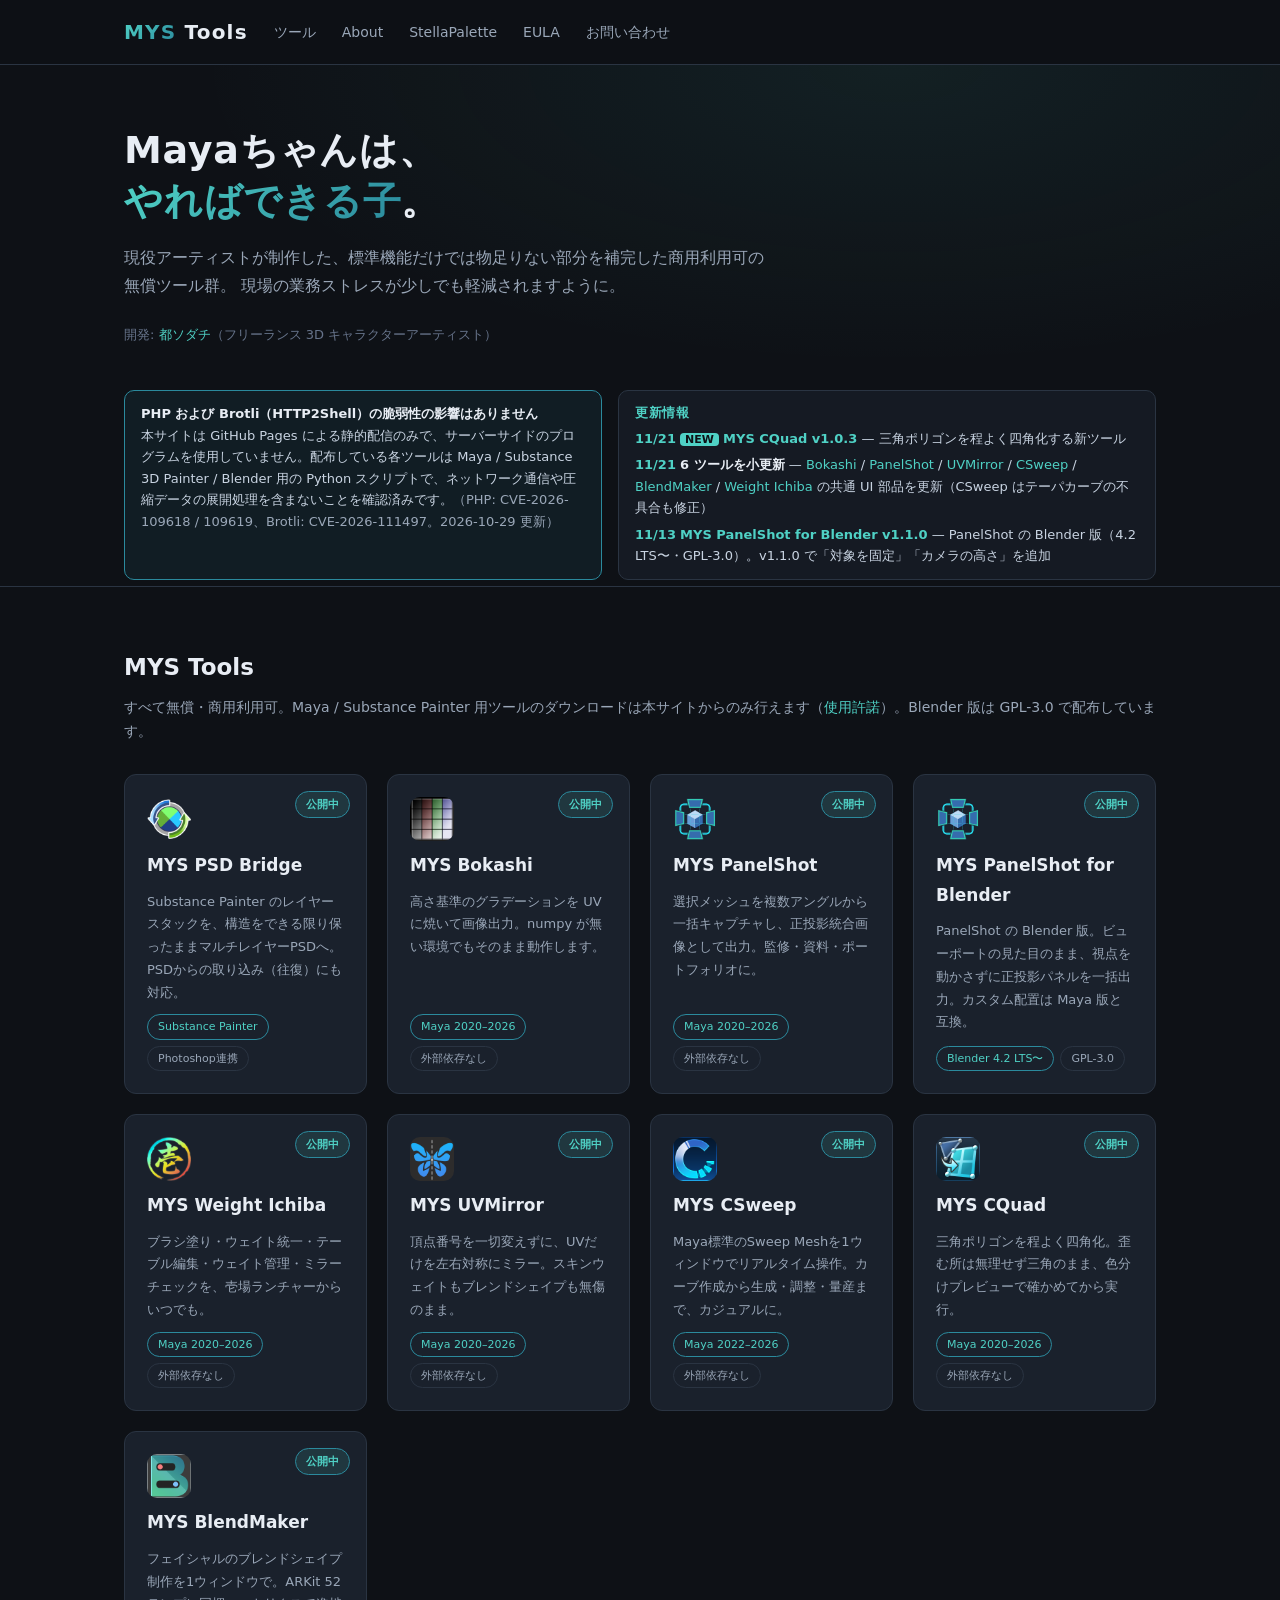
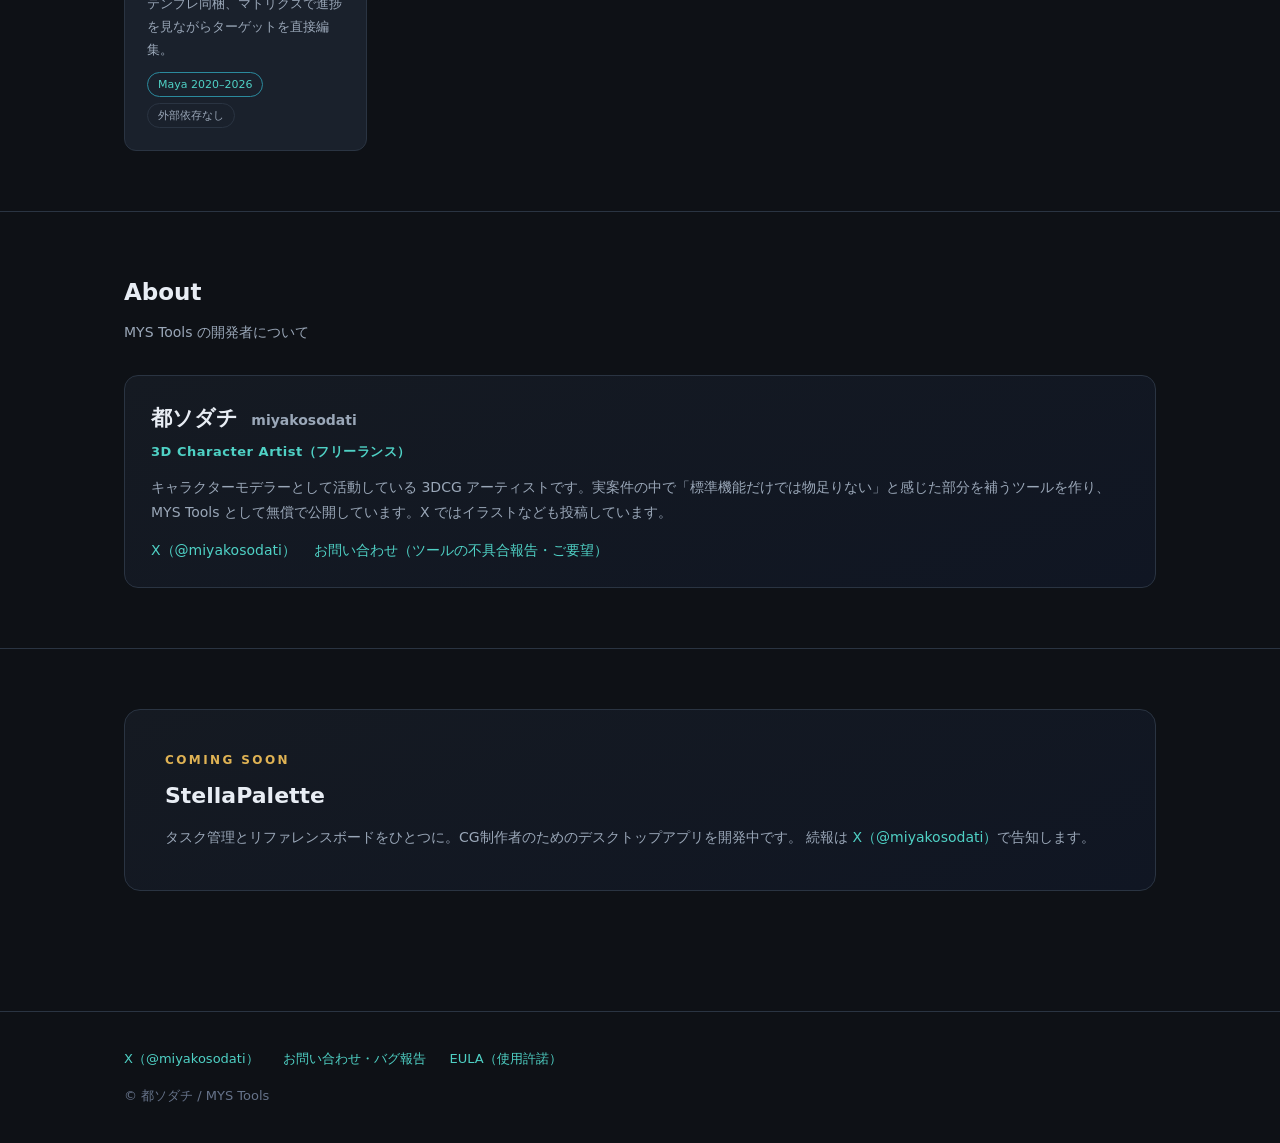
<file: index.html>
<!DOCTYPE html>
<html lang="ja">
<head>
<meta charset="UTF-8">
<meta name="viewport" content="width=device-width, initial-scale=1.0">
<title>MYS Tools — 都ソダチ | Maya・Substance Painter・Blender向け無償CGツール</title>
<meta name="description" content="Maya・Substance 3D Painter・Blender の制作フローを速くする無償ツール群。実案件の現場から生まれ、商用利用可。開発: 都ソダチ">
<meta property="og:title" content="MYS Tools — 都ソダチ">
<meta property="og:description" content="Maya・Substance 3D Painter・Blender向けの無償CGツール群。すべて商用利用可。">
<meta property="og:url" content="https://miyakosodati.com/">
<meta property="og:type" content="website">
<meta property="og:image" content="https://miyakosodati.com/assets/ogp.png">
<meta property="og:image:width" content="1200">
<meta property="og:image:height" content="630">
<meta name="twitter:card" content="summary_large_image">
<meta name="twitter:site" content="@miyakosodati">
<link rel="stylesheet" href="/assets/site.css">
<!-- Cloudflare Web Analytics --><script type='module' src='https://static.cloudflareinsights.com/beacon.min.js' data-cf-beacon='{"token": "b096f287224a4452a22c2d17e1492876"}'></script><!-- End Cloudflare Web Analytics -->
</head>
<body>

<header class="site">
  <div class="wrap nav">
    <a class="logo" href="/"><span>MYS</span> Tools</a>
    <a class="item" href="/#tools">ツール</a>
    <a class="item" href="/#about">About</a>
    <a class="item" href="/#stella">StellaPalette</a>
    <a class="item" href="/eula/">EULA</a>
    <a class="item" href="/contact/">お問い合わせ</a>
  </div>
</header>

<div class="hero" style="padding:60px 0 44px">
  <div class="wrap">
    <h1>Mayaちゃんは、<br><span class="grad">やればできる子</span>。</h1>
    <p class="lead">現役アーティストが制作した、標準機能だけでは物足りない部分を補完した商用利用可の無償ツール群。
    現場の業務ストレスが少しでも軽減されますように。</p>
    <div class="by">開発: <a href="#about">都ソダチ</a>（フリーランス 3D キャラクターアーティスト）</div>
  </div>
</div>

<div class="wrap" style="margin:0 auto 6px">
  <!-- お知らせ帯: 左=PHP告知(常時表示) / 右=更新情報 直近3件(新しい順に入れ替え) -->
  <div style="display:flex;gap:16px;flex-wrap:wrap;align-items:stretch">
    <div style="flex:1 1 340px;min-width:280px;border:1px solid #2b8a9d;border-radius:10px;background:rgba(43,138,157,.10);padding:12px 16px;font-size:13px;line-height:1.65;color:#c9d4e2">
      <strong style="color:#e8edf4">PHP および Brotli（HTTP2Shell）の脆弱性の影響はありません</strong><br>
      本サイトは GitHub Pages による静的配信のみで、サーバーサイドのプログラムを使用していません。配布している各ツールは Maya / Substance 3D Painter / Blender 用の Python スクリプトで、ネットワーク通信や圧縮データの展開処理を含まないことを確認済みです。<span style="color:#9aa7b8">（PHP: CVE-2026-109618 / 109619、Brotli: CVE-2026-111497。2026-10-29 更新）</span>
    </div>
    <div style="flex:1 1 400px;min-width:280px;border:1px solid #2a3442;border-radius:10px;background:rgba(26,33,44,.6);padding:12px 16px;font-size:13px;line-height:1.65;color:#c9d4e2">
      <div style="font-size:12.5px;font-weight:800;color:#4fd1c5;letter-spacing:.5px;margin-bottom:4px">更新情報</div>
      <div style="display:flex;flex-direction:column;gap:5px">
        <div><span style="color:#4fd1c5;font-weight:700">11/21</span>&nbsp;<span style="color:#0e1116;background:#4fd1c5;border-radius:4px;padding:0 5px;font-size:11px;font-weight:900">NEW</span>&nbsp;<a href="/tools/cquad/"><strong>MYS CQuad v1.0.3</strong></a> — 三角ポリゴンを程よく四角化する新ツール</div>
        <div><span style="color:#4fd1c5;font-weight:700">11/21</span>&nbsp;<strong style="color:#e8edf4">6 ツールを小更新</strong> — <a href="/tools/bokashi/">Bokashi</a> / <a href="/tools/panelshot/">PanelShot</a> / <a href="/tools/uvmirror/">UVMirror</a> / <a href="/tools/csweep/">CSweep</a> / <a href="/tools/blendmaker/">BlendMaker</a> / <a href="/tools/ichiba/">Weight Ichiba</a> の共通 UI 部品を更新（CSweep はテーパカーブの不具合も修正）</div>
        <div><span style="color:#4fd1c5;font-weight:700">11/13</span>&nbsp;<a href="/tools/panelshot-blender/"><strong>MYS PanelShot for Blender v1.1.0</strong></a> — PanelShot の Blender 版（4.2 LTS〜・GPL-3.0）。v1.1.0 で「対象を固定」「カメラの高さ」を追加</div>
      </div>
    </div>
  </div>
</div>

<section id="tools">
  <div class="wrap">
    <h2>MYS Tools</h2>
    <div class="sub">すべて無償・商用利用可。Maya / Substance Painter 用ツールのダウンロードは本サイトからのみ行えます（<a href="/eula/">使用許諾</a>）。Blender 版は GPL-3.0 で配布しています。</div>
    <div class="grid">

      <a class="card" href="/tools/psd-bridge/">
        <span class="st live">公開中</span>
        <img class="icon" src="/assets/icons/psd-bridge.png" alt="MYS PSD Bridge">
        <h3>MYS PSD Bridge</h3>
        <p>Substance Painter のレイヤースタックを、構造をできる限り保ったままマルチレイヤーPSDへ。PSDからの取り込み（往復）にも対応。</p>
        <div class="badges"><span class="bd dcc">Substance Painter</span><span class="bd">Photoshop連携</span></div>
      </a>

      <a class="card" href="/tools/bokashi/">
        <span class="st live">公開中</span>
        <img class="icon" src="/assets/icons/bokashi.png" alt="MYS Bokashi">
        <h3>MYS Bokashi</h3>
        <p>高さ基準のグラデーションを UV に焼いて画像出力。numpy が無い環境でもそのまま動作します。</p>
        <div class="badges"><span class="bd dcc">Maya 2020–2026</span><span class="bd">外部依存なし</span></div>
      </a>

      <a class="card" href="/tools/panelshot/">
        <span class="st live">公開中</span>
        <img class="icon" src="/assets/icons/panelshot.png" alt="MYS PanelShot">
        <h3>MYS PanelShot</h3>
        <p>選択メッシュを複数アングルから一括キャプチャし、正投影統合画像として出力。監修・資料・ポートフォリオに。</p>
        <div class="badges"><span class="bd dcc">Maya 2020–2026</span><span class="bd">外部依存なし</span></div>
      </a>

      <a class="card" href="/tools/panelshot-blender/">
        <span class="st live">公開中</span>
        <img class="icon" src="/assets/icons/panelshot.png" alt="MYS PanelShot for Blender">
        <h3>MYS PanelShot for Blender</h3>
        <p>PanelShot の Blender 版。ビューポートの見た目のまま、視点を動かさずに正投影パネルを一括出力。カスタム配置は Maya 版と互換。</p>
        <div class="badges"><span class="bd dcc">Blender 4.2 LTS〜</span><span class="bd">GPL-3.0</span></div>
      </a>

      <a class="card" href="/tools/ichiba/">
        <span class="st live">公開中</span>
        <img class="icon" src="/assets/icons/ichiba.png" alt="MYS Weight Ichiba">
        <h3>MYS Weight Ichiba</h3>
        <p>ブラシ塗り・ウェイト統一・テーブル編集・ウェイト管理・ミラーチェックを、壱場ランチャーからいつでも。</p>
        <div class="badges"><span class="bd dcc">Maya 2020–2026</span><span class="bd">外部依存なし</span></div>
      </a>

      <a class="card" href="/tools/uvmirror/">
        <span class="st live">公開中</span>
        <img class="icon" src="/assets/icons/uvmirror.png" alt="MYS UVMirror">
        <h3>MYS UVMirror</h3>
        <p>頂点番号を一切変えずに、UVだけを左右対称にミラー。スキンウェイトもブレンドシェイプも無傷のまま。</p>
        <div class="badges"><span class="bd dcc">Maya 2020–2026</span><span class="bd">外部依存なし</span></div>
      </a>

      <a class="card" href="/tools/csweep/">
        <span class="st live">公開中</span>
        <img class="icon" src="/assets/icons/csweep.png" alt="MYS CSweep">
        <h3>MYS CSweep</h3>
        <p>Maya標準のSweep Meshを1ウィンドウでリアルタイム操作。カーブ作成から生成・調整・量産まで、カジュアルに。</p>
        <div class="badges"><span class="bd dcc">Maya 2022–2026</span><span class="bd">外部依存なし</span></div>
      </a>

      <a class="card" href="/tools/cquad/">
        <span class="st live">公開中</span>
        <img class="icon" src="/assets/icons/CQuad.png" alt="MYS CQuad">
        <h3>MYS CQuad</h3>
        <p>三角ポリゴンを程よく四角化。歪む所は無理せず三角のまま、色分けプレビューで確かめてから実行。</p>
        <div class="badges"><span class="bd dcc">Maya 2020–2026</span><span class="bd">外部依存なし</span></div>
      </a>

      <a class="card" href="/tools/blendmaker/">
        <span class="st live">公開中</span>
        <img class="icon" src="/assets/icons/blendmaker.png" alt="MYS BlendMaker">
        <h3>MYS BlendMaker</h3>
        <p>フェイシャルのブレンドシェイプ制作を1ウィンドウで。ARKit 52テンプレ同梱、マトリクスで進捗を見ながらターゲットを直接編集。</p>
        <div class="badges"><span class="bd dcc">Maya 2020–2026</span><span class="bd">外部依存なし</span></div>
      </a>

    </div>
  </div>
</section>

<section id="about">
  <div class="wrap">
    <h2>About</h2>
    <div class="sub">MYS Tools の開発者について</div>
    <div style="display:flex;gap:22px;align-items:flex-start;flex-wrap:wrap;border:1px solid var(--line);border-radius:14px;background:linear-gradient(160deg,var(--bg2),#101623);padding:24px 26px">
      <div style="flex:1;min-width:0">
        <div style="font-size:21px;font-weight:800">都ソダチ <span style="font-size:14px;color:var(--tx2);font-weight:700;margin-left:6px">miyakosodati</span></div>
        <div style="margin-top:4px;font-size:13px;color:var(--ac);font-weight:700;letter-spacing:.04em">3D Character Artist（フリーランス）</div>
        <p style="margin-top:12px;color:var(--tx2);font-size:14px">キャラクターモデラーとして活動している 3DCG アーティストです。実案件の中で「標準機能だけでは物足りない」と感じた部分を補うツールを作り、MYS Tools として無償で公開しています。X ではイラストなども投稿しています。</p>
        <div style="margin-top:14px;display:flex;gap:18px;flex-wrap:wrap;font-size:14px">
          <a href="https://x.com/miyakosodati">X（@miyakosodati）</a>
          <a href="/contact/">お問い合わせ（ツールの不具合報告・ご要望）</a>
        </div>
      </div>
    </div>
  </div>
</section>

<section id="stella">
  <div class="wrap">
    <div class="stella">
      <div class="txt">
        <h3><small>COMING&nbsp;SOON</small>StellaPalette</h3>
        <p>タスク管理とリファレンスボードをひとつに。CG制作者のためのデスクトップアプリを開発中です。
        続報は <a href="https://x.com/miyakosodati">X（@miyakosodati）</a>で告知します。</p>
      </div>
    </div>
  </div>
</section>

<footer class="site">
  <div class="wrap">
    <div class="fl">
      <a href="https://x.com/miyakosodati">X（@miyakosodati）</a>
      <a href="/contact/">お問い合わせ・バグ報告</a>
      <a href="/eula/">EULA（使用許諾）</a>
    </div>
    © 都ソダチ / MYS Tools
  </div>
</footer>

</body>
</html>
</file>
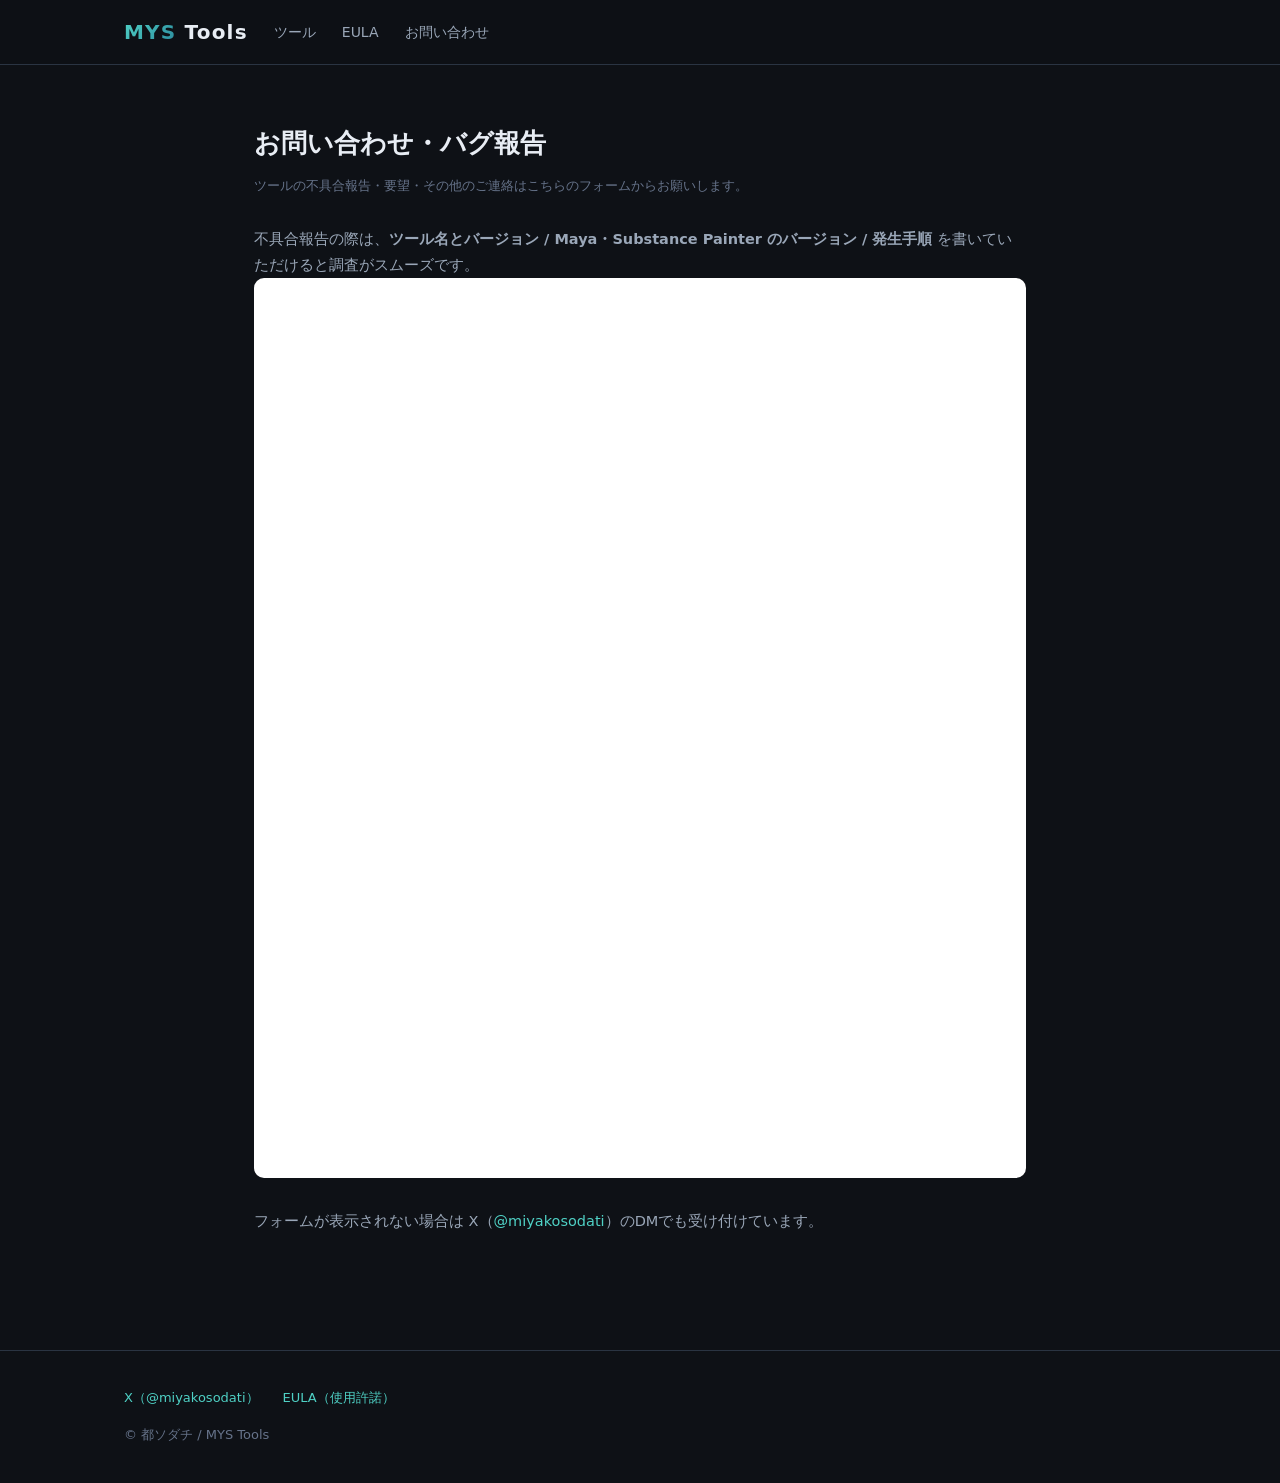
<file: contact/index.html>
<!DOCTYPE html>
<html lang="ja">
<head>
<meta charset="UTF-8">
<meta name="viewport" content="width=device-width, initial-scale=1.0">
<title>お問い合わせ・バグ報告 | MYS Tools</title>
<meta name="description" content="MYS Tools のお問い合わせ・不具合報告・要望はこちらから。">
<link rel="stylesheet" href="/assets/site.css">
<!-- Cloudflare Web Analytics --><script type='module' src='https://static.cloudflareinsights.com/beacon.min.js' data-cf-beacon='{"token": "b096f287224a4452a22c2d17e1492876"}'></script><!-- End Cloudflare Web Analytics -->
</head>
<body>

<header class="site">
  <div class="wrap nav">
    <a class="logo" href="/"><span>MYS</span> Tools</a>
    <a class="item" href="/#tools">ツール</a>
    <a class="item" href="/eula/">EULA</a>
    <a class="item" href="/contact/">お問い合わせ</a>
  </div>
</header>

<div class="doc">
  <h1>お問い合わせ・バグ報告</h1>
  <div class="meta">ツールの不具合報告・要望・その他のご連絡はこちらのフォームからお願いします。</div>

  <p>不具合報告の際は、<strong>ツール名とバージョン / Maya・Substance Painter のバージョン / 発生手順</strong> を書いていただけると調査がスムーズです。</p>

  <iframe src="https://docs.google.com/forms/d/e/1FAIpQLSdgW1rTVqduOU2wuGkv9U6IiwSmMkiOeQxF8NqLP1xblWzYIQ/viewform?embedded=true"
          width="100%" height="900" frameborder="0" marginheight="0" marginwidth="0"
          style="background:#fff;border-radius:10px">読み込んでいます…</iframe>

  <p style="margin-top:22px">フォームが表示されない場合は X（<a href="https://x.com/miyakosodati">@miyakosodati</a>）のDMでも受け付けています。</p>
</div>

<footer class="site">
  <div class="wrap">
    <div class="fl">
      <a href="https://x.com/miyakosodati">X（@miyakosodati）</a>
      <a href="/eula/">EULA（使用許諾）</a>
    </div>
    © 都ソダチ / MYS Tools
  </div>
</footer>

</body>
</html>
</file>
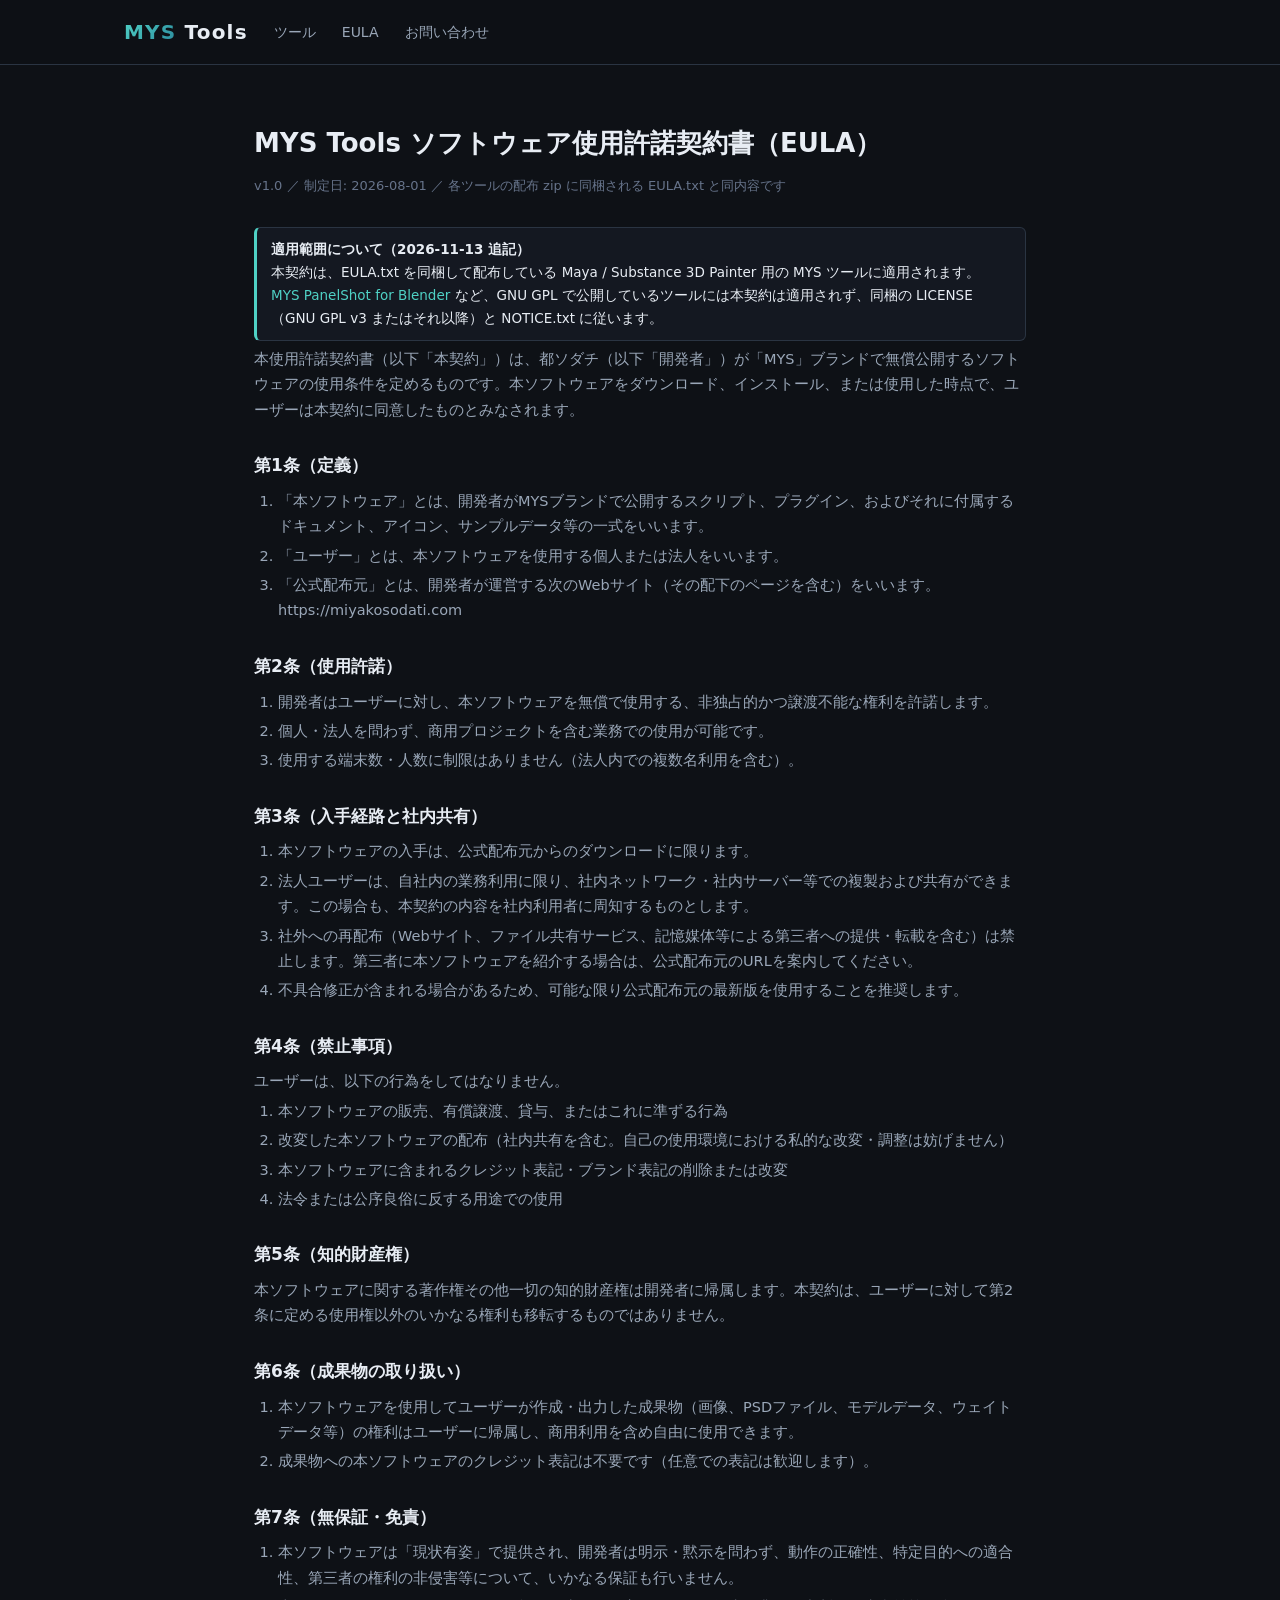
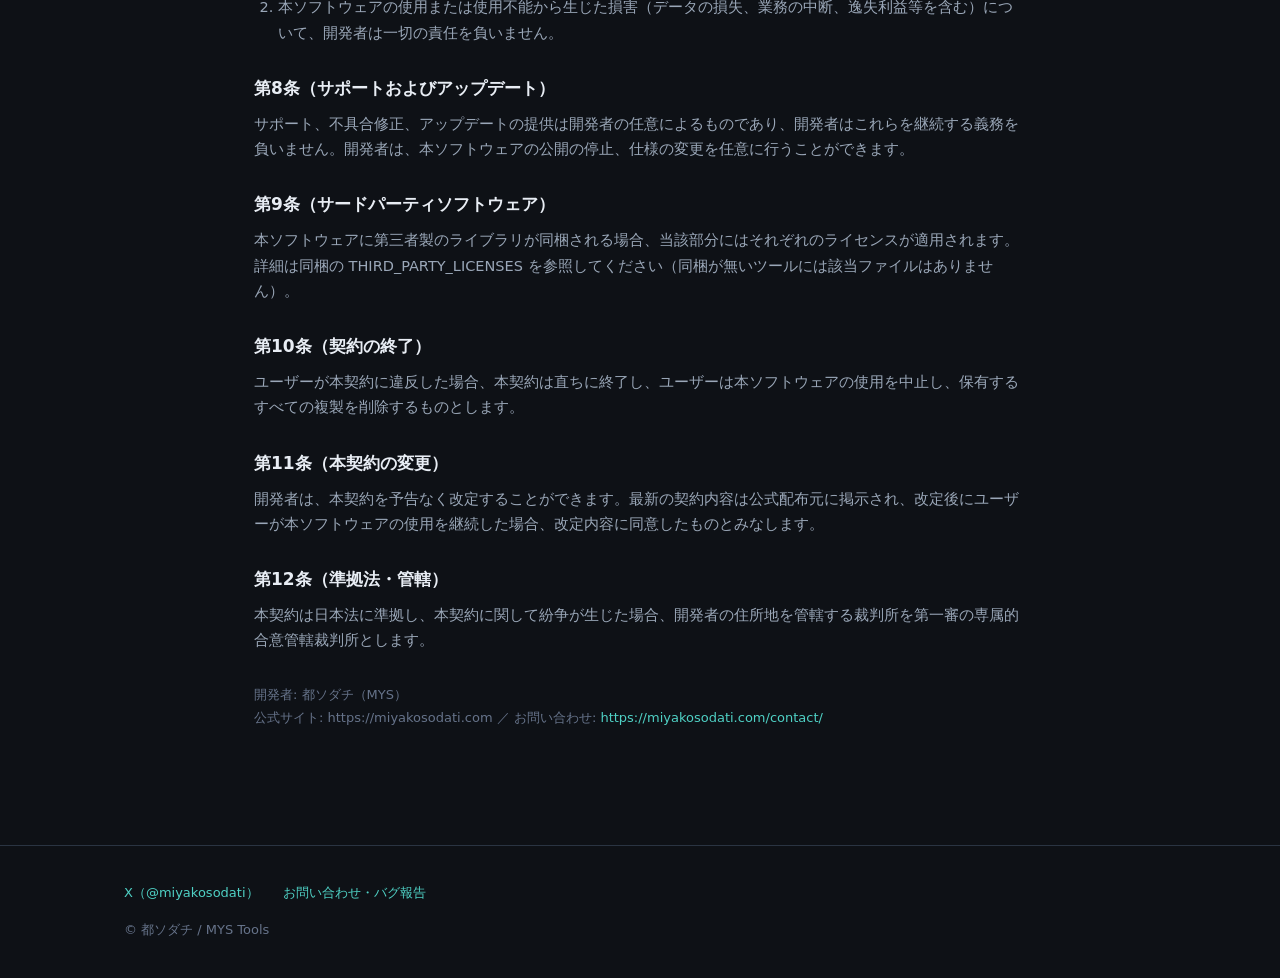
<file: eula/index.html>
<!DOCTYPE html>
<html lang="ja">
<head>
<meta charset="UTF-8">
<meta name="viewport" content="width=device-width, initial-scale=1.0">
<title>使用許諾契約（EULA） | MYS Tools</title>
<meta name="description" content="MYS Tools ソフトウェア使用許諾契約書 v1.0。商用利用可・社内共有可・社外への再配布不可。">
<link rel="stylesheet" href="/assets/site.css">
<!-- Cloudflare Web Analytics --><script type='module' src='https://static.cloudflareinsights.com/beacon.min.js' data-cf-beacon='{"token": "b096f287224a4452a22c2d17e1492876"}'></script><!-- End Cloudflare Web Analytics -->
</head>
<body>

<header class="site">
  <div class="wrap nav">
    <a class="logo" href="/"><span>MYS</span> Tools</a>
    <a class="item" href="/#tools">ツール</a>
    <a class="item" href="/eula/">EULA</a>
    <a class="item" href="/contact/">お問い合わせ</a>
  </div>
</header>

<div class="doc">
  <h1>MYS Tools ソフトウェア使用許諾契約書（EULA）</h1>
  <div class="meta">v1.0 ／ 制定日: 2026-08-01 ／ 各ツールの配布 zip に同梱される EULA.txt と同内容です</div>

  <div style="margin:14px 0 6px;font-size:13.5px;line-height:1.7;border:1px solid #2a3442;border-left:3px solid #4fd1c5;border-radius:6px;background:rgba(26,33,44,.5);padding:10px 14px">
    <strong>適用範囲について（2026-11-13 追記）</strong><br>
    本契約は、EULA.txt を同梱して配布している Maya / Substance 3D Painter 用の MYS ツールに適用されます。
    <a href="/tools/panelshot-blender/">MYS PanelShot for Blender</a> など、GNU GPL で公開しているツールには本契約は適用されず、同梱の LICENSE（GNU GPL v3 またはそれ以降）と NOTICE.txt に従います。
  </div>

  <p>本使用許諾契約書（以下「本契約」）は、都ソダチ（以下「開発者」）が「MYS」ブランドで無償公開するソフトウェアの使用条件を定めるものです。本ソフトウェアをダウンロード、インストール、または使用した時点で、ユーザーは本契約に同意したものとみなされます。</p>

  <h2>第1条（定義）</h2>
  <ol>
    <li>「本ソフトウェア」とは、開発者がMYSブランドで公開するスクリプト、プラグイン、およびそれに付属するドキュメント、アイコン、サンプルデータ等の一式をいいます。</li>
    <li>「ユーザー」とは、本ソフトウェアを使用する個人または法人をいいます。</li>
    <li>「公式配布元」とは、開発者が運営する次のWebサイト（その配下のページを含む）をいいます。 https://miyakosodati.com</li>
  </ol>

  <h2>第2条（使用許諾）</h2>
  <ol>
    <li>開発者はユーザーに対し、本ソフトウェアを無償で使用する、非独占的かつ譲渡不能な権利を許諾します。</li>
    <li>個人・法人を問わず、商用プロジェクトを含む業務での使用が可能です。</li>
    <li>使用する端末数・人数に制限はありません（法人内での複数名利用を含む）。</li>
  </ol>

  <h2>第3条（入手経路と社内共有）</h2>
  <ol>
    <li>本ソフトウェアの入手は、公式配布元からのダウンロードに限ります。</li>
    <li>法人ユーザーは、自社内の業務利用に限り、社内ネットワーク・社内サーバー等での複製および共有ができます。この場合も、本契約の内容を社内利用者に周知するものとします。</li>
    <li>社外への再配布（Webサイト、ファイル共有サービス、記憶媒体等による第三者への提供・転載を含む）は禁止します。第三者に本ソフトウェアを紹介する場合は、公式配布元のURLを案内してください。</li>
    <li>不具合修正が含まれる場合があるため、可能な限り公式配布元の最新版を使用することを推奨します。</li>
  </ol>

  <h2>第4条（禁止事項）</h2>
  <p>ユーザーは、以下の行為をしてはなりません。</p>
  <ol>
    <li>本ソフトウェアの販売、有償譲渡、貸与、またはこれに準ずる行為</li>
    <li>改変した本ソフトウェアの配布（社内共有を含む。自己の使用環境における私的な改変・調整は妨げません）</li>
    <li>本ソフトウェアに含まれるクレジット表記・ブランド表記の削除または改変</li>
    <li>法令または公序良俗に反する用途での使用</li>
  </ol>

  <h2>第5条（知的財産権）</h2>
  <p>本ソフトウェアに関する著作権その他一切の知的財産権は開発者に帰属します。本契約は、ユーザーに対して第2条に定める使用権以外のいかなる権利も移転するものではありません。</p>

  <h2>第6条（成果物の取り扱い）</h2>
  <ol>
    <li>本ソフトウェアを使用してユーザーが作成・出力した成果物（画像、PSDファイル、モデルデータ、ウェイトデータ等）の権利はユーザーに帰属し、商用利用を含め自由に使用できます。</li>
    <li>成果物への本ソフトウェアのクレジット表記は不要です（任意での表記は歓迎します）。</li>
  </ol>

  <h2>第7条（無保証・免責）</h2>
  <ol>
    <li>本ソフトウェアは「現状有姿」で提供され、開発者は明示・黙示を問わず、動作の正確性、特定目的への適合性、第三者の権利の非侵害等について、いかなる保証も行いません。</li>
    <li>本ソフトウェアの使用または使用不能から生じた損害（データの損失、業務の中断、逸失利益等を含む）について、開発者は一切の責任を負いません。</li>
  </ol>

  <h2>第8条（サポートおよびアップデート）</h2>
  <p>サポート、不具合修正、アップデートの提供は開発者の任意によるものであり、開発者はこれらを継続する義務を負いません。開発者は、本ソフトウェアの公開の停止、仕様の変更を任意に行うことができます。</p>

  <h2>第9条（サードパーティソフトウェア）</h2>
  <p>本ソフトウェアに第三者製のライブラリが同梱される場合、当該部分にはそれぞれのライセンスが適用されます。詳細は同梱の THIRD_PARTY_LICENSES を参照してください（同梱が無いツールには該当ファイルはありません）。</p>

  <h2>第10条（契約の終了）</h2>
  <p>ユーザーが本契約に違反した場合、本契約は直ちに終了し、ユーザーは本ソフトウェアの使用を中止し、保有するすべての複製を削除するものとします。</p>

  <h2>第11条（本契約の変更）</h2>
  <p>開発者は、本契約を予告なく改定することができます。最新の契約内容は公式配布元に掲示され、改定後にユーザーが本ソフトウェアの使用を継続した場合、改定内容に同意したものとみなします。</p>

  <h2>第12条（準拠法・管轄）</h2>
  <p>本契約は日本法に準拠し、本契約に関して紛争が生じた場合、開発者の住所地を管轄する裁判所を第一審の専属的合意管轄裁判所とします。</p>

  <p style="margin-top:30px;color:var(--tx3);font-size:13px">
    開発者: 都ソダチ（MYS）<br>
    公式サイト: https://miyakosodati.com ／ お問い合わせ: <a href="/contact/">https://miyakosodati.com/contact/</a>
  </p>
</div>

<footer class="site">
  <div class="wrap">
    <div class="fl">
      <a href="https://x.com/miyakosodati">X（@miyakosodati）</a>
      <a href="/contact/">お問い合わせ・バグ報告</a>
    </div>
    © 都ソダチ / MYS Tools
  </div>
</footer>

</body>
</html>
</file>
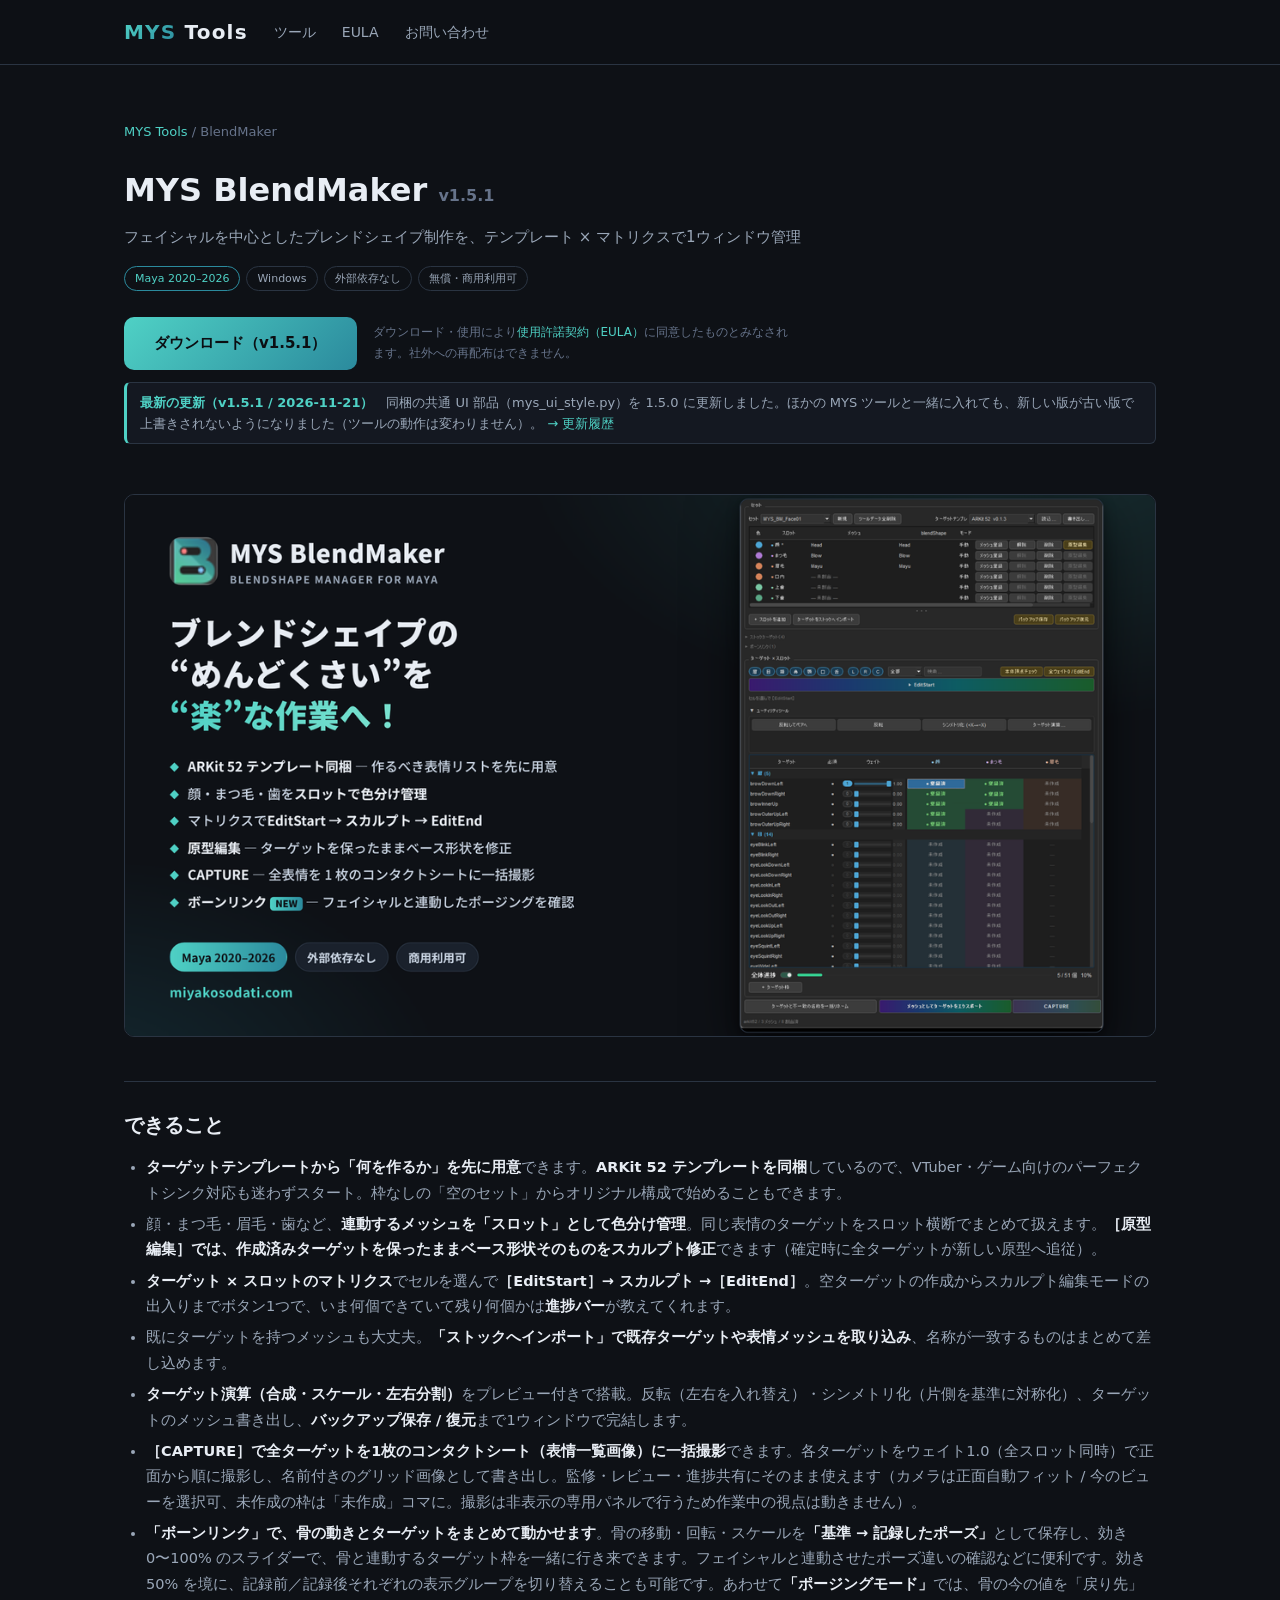
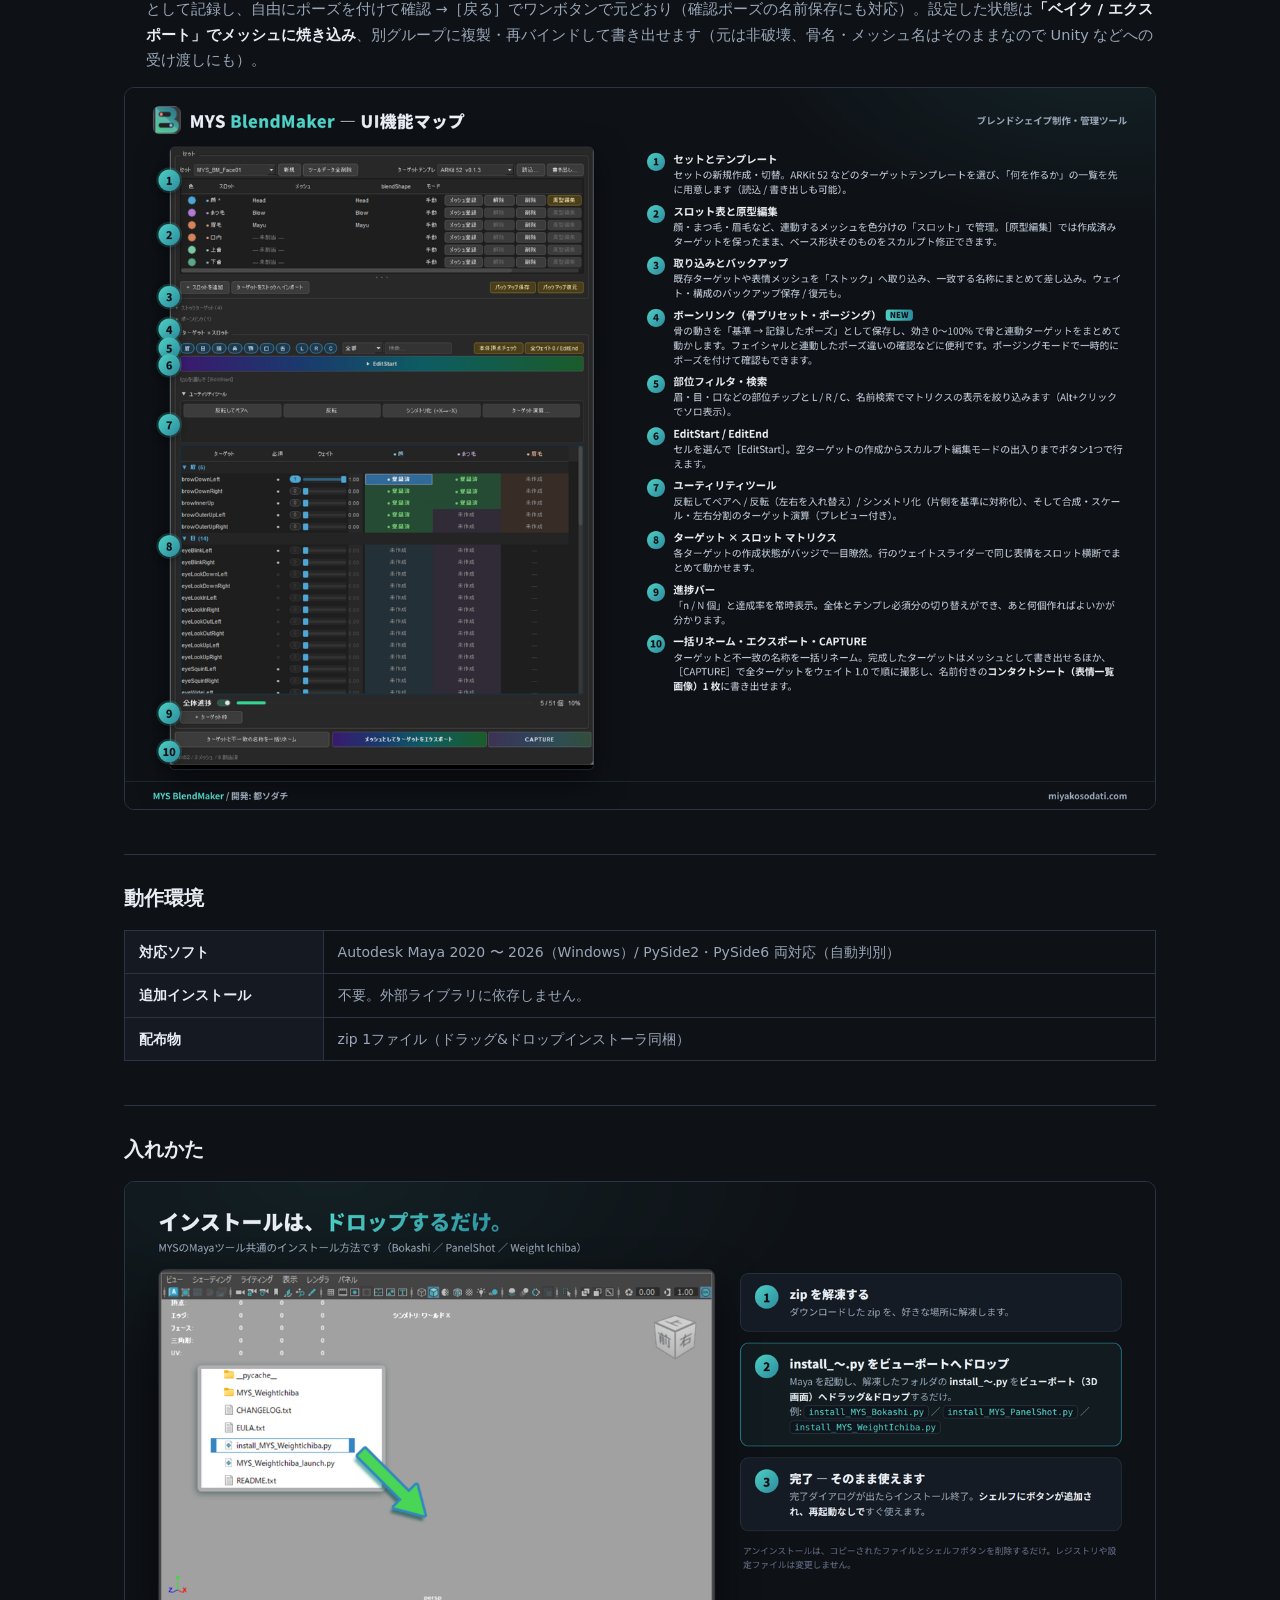
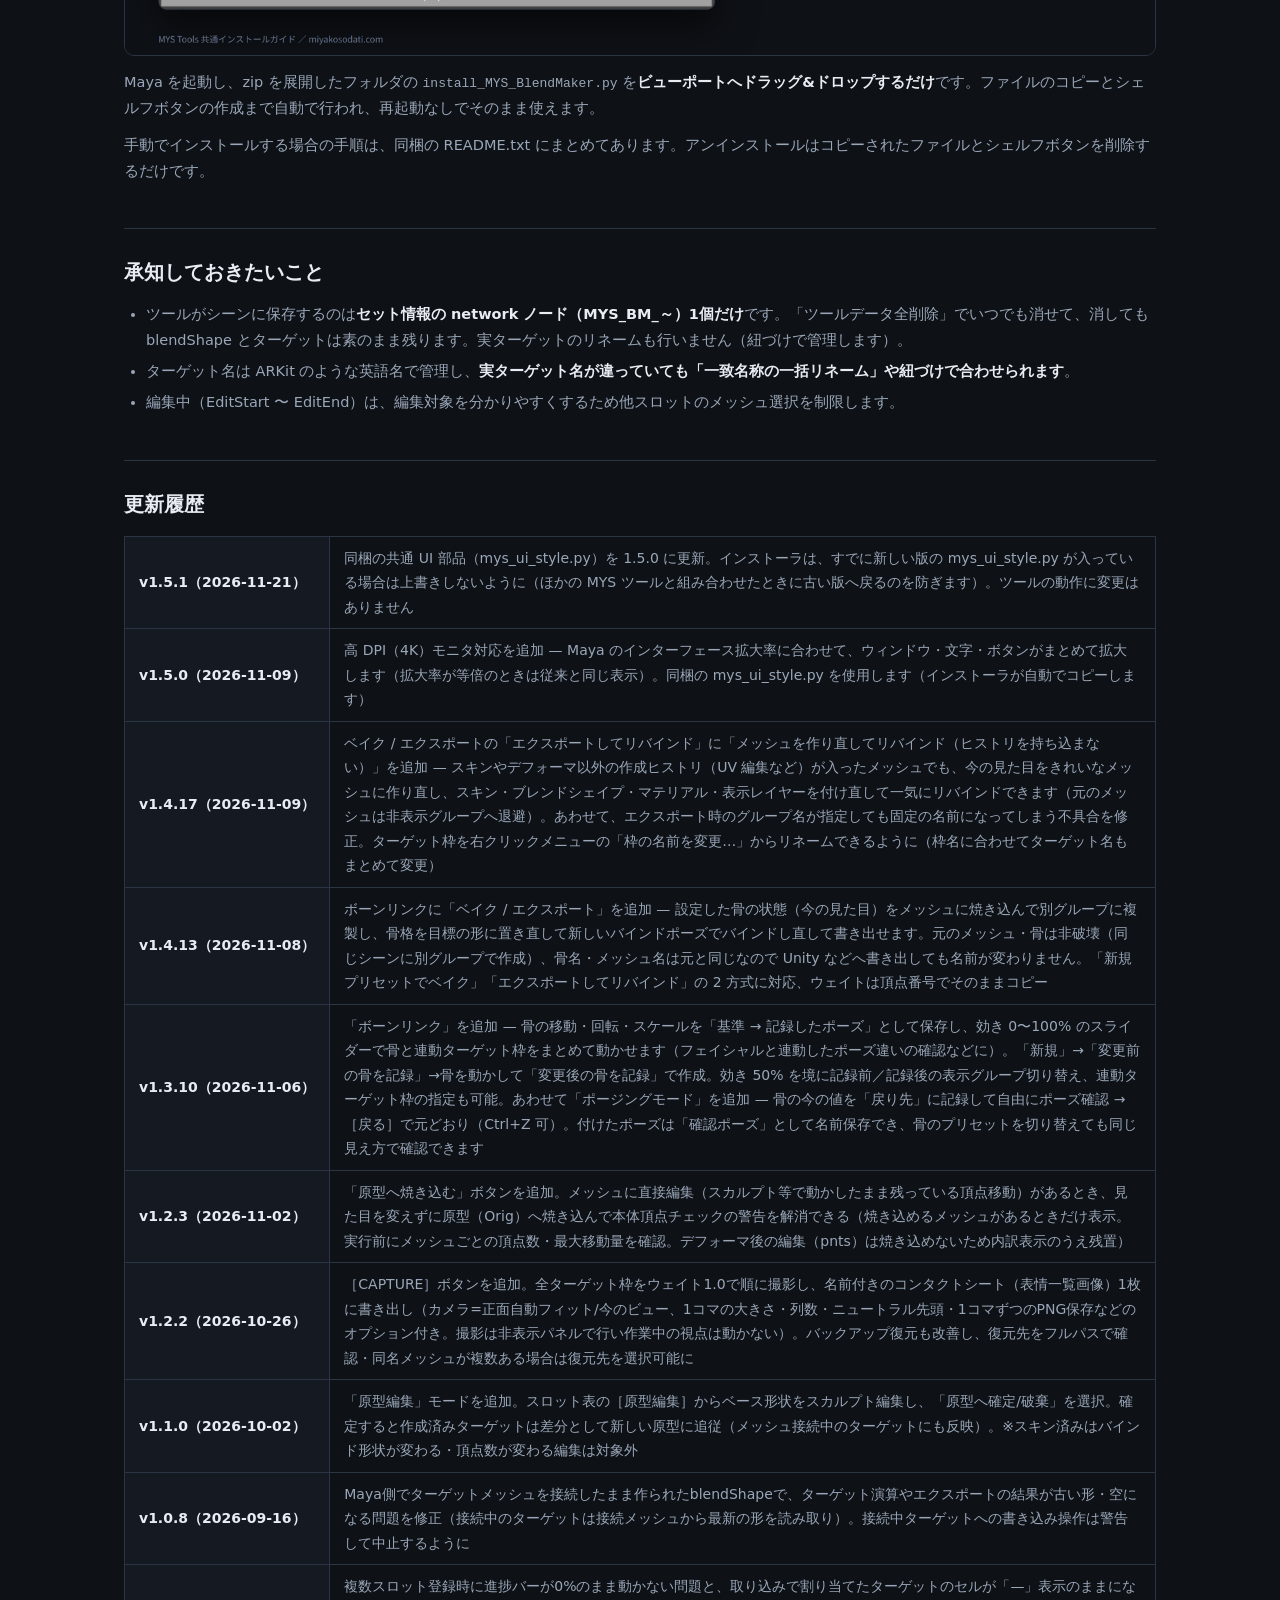
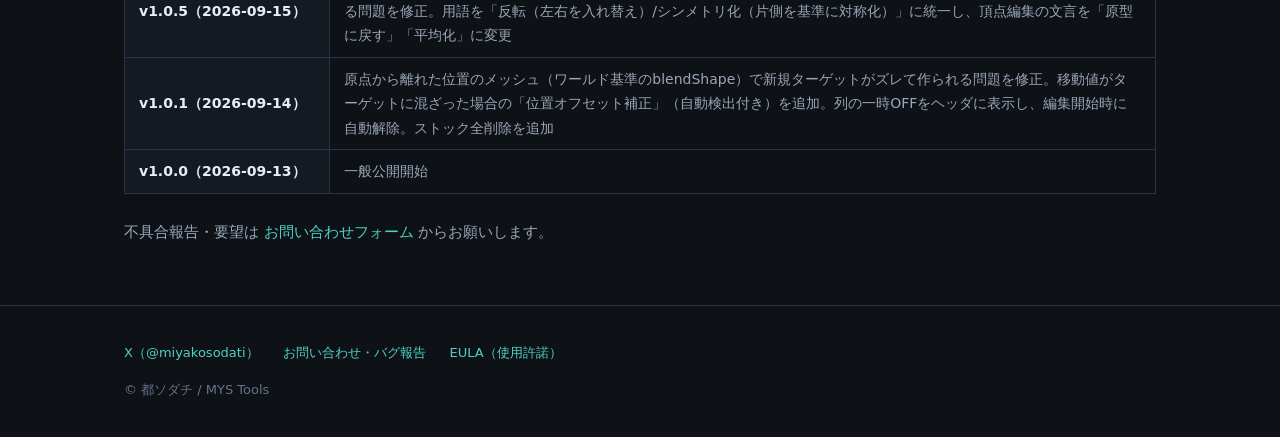
<file: tools/blendmaker/index.html>
<!DOCTYPE html>
<html lang="ja">
<head>
<meta charset="UTF-8">
<meta name="viewport" content="width=device-width, initial-scale=1.0">
<title>MYS BlendMaker — ブレンドシェイプ制作・管理 | MYS Tools</title>
<meta name="description" content="フェイシャルを中心としたブレンドシェイプ制作を1ウィンドウで管理する無償ツール。ARKit 52テンプレート同梱、ターゲット×スロットのマトリクス、EditStartで直接編集、合成・左右分割などのターゲット演算。Maya 2020–2026対応、商用利用可。">
<meta property="og:title" content="MYS BlendMaker — ブレンドシェイプの”めんどくさい”を”楽”な作業へ！">
<meta property="og:description" content="テンプレートで「何を作るか」を先に決めて、マトリクスで進捗を見ながらターゲットを直接編集。ストック取込・ターゲット演算・バックアップまで1ウィンドウ。Maya 2020–2026対応の無償ツール。">
<meta property="og:url" content="https://miyakosodati.com/tools/blendmaker/">
<meta property="og:image" content="https://miyakosodati.com/assets/img/blendmaker/summary.png">
<meta name="twitter:card" content="summary_large_image">
<link rel="stylesheet" href="/assets/site.css">
<!-- Cloudflare Web Analytics --><script type='module' src='https://static.cloudflareinsights.com/beacon.min.js' data-cf-beacon='{"token": "b096f287224a4452a22c2d17e1492876"}'></script><!-- End Cloudflare Web Analytics -->
</head>
<body>

<header class="site">
  <div class="wrap nav">
    <a class="logo" href="/"><span>MYS</span> Tools</a>
    <a class="item" href="/#tools">ツール</a>
    <a class="item" href="/eula/">EULA</a>
    <a class="item" href="/contact/">お問い合わせ</a>
  </div>
</header>

<div class="wrap tool-body">

  <div class="tool-head">
    <div class="crumb"><a href="/">MYS Tools</a> / BlendMaker</div>
    <h1>MYS BlendMaker <span style="font-size:16px;color:var(--tx3)">v1.5.1</span></h1>
    <div class="tag">フェイシャルを中心としたブレンドシェイプ制作を、テンプレート × マトリクスで1ウィンドウ管理</div>
    <div class="badges">
      <span class="bd dcc">Maya 2020–2026</span>
      <span class="bd">Windows</span>
      <span class="bd">外部依存なし</span>
      <span class="bd">無償・商用利用可</span>
    </div>
    <div class="dl-row">
      <a class="dl-btn" href="https://github.com/miyakosodati/miyakosodati.github.io/releases/download/blendmaker-v1.5.1/MYS_BlendMaker_v1.5.1.zip">ダウンロード（v1.5.1）</a>
      <div class="dl-note">ダウンロード・使用により<a href="/eula/">使用許諾契約（EULA）</a>に同意したものとみなされます。社外への再配布はできません。</div>
    </div>
    <div style="margin-top:12px;font-size:13px;color:var(--tx2);border:1px solid #2a3442;border-left:3px solid #4fd1c5;border-radius:6px;background:rgba(26,33,44,.5);padding:9px 13px;line-height:1.65"><strong style="color:#4fd1c5">最新の更新（v1.5.1 / 2026-11-21）</strong>　同梱の共通 UI 部品（mys_ui_style.py）を 1.5.0 に更新しました。ほかの MYS ツールと一緒に入れても、新しい版が古い版で上書きされないようになりました（ツールの動作は変わりません）。 <a href="#history">→ 更新履歴</a></div>
  </div>

  <img class="figure" src="/assets/img/blendmaker/summary.png" alt="MYS BlendMaker — ブレンドシェイプの”めんどくさい”を”楽”な作業へ！">

  <h2 class="sec">できること</h2>
  <ul>
    <li><strong>ターゲットテンプレートから「何を作るか」を先に用意</strong>できます。<strong>ARKit 52 テンプレートを同梱</strong>しているので、VTuber・ゲーム向けのパーフェクトシンク対応も迷わずスタート。枠なしの「空のセット」からオリジナル構成で始めることもできます。</li>
    <li>顔・まつ毛・眉毛・歯など、<strong>連動するメッシュを「スロット」として色分け管理</strong>。同じ表情のターゲットをスロット横断でまとめて扱えます。<strong>［原型編集］では、作成済みターゲットを保ったままベース形状そのものをスカルプト修正</strong>できます（確定時に全ターゲットが新しい原型へ追従）。</li>
    <li><strong>ターゲット × スロットのマトリクス</strong>でセルを選んで<strong>［EditStart］→ スカルプト →［EditEnd］</strong>。空ターゲットの作成からスカルプト編集モードの出入りまでボタン1つで、いま何個できていて残り何個かは<strong>進捗バー</strong>が教えてくれます。</li>
    <li>既にターゲットを持つメッシュも大丈夫。<strong>「ストックへインポート」で既存ターゲットや表情メッシュを取り込み</strong>、名称が一致するものはまとめて差し込めます。</li>
    <li><strong>ターゲット演算（合成・スケール・左右分割）</strong>をプレビュー付きで搭載。反転（左右を入れ替え）・シンメトリ化（片側を基準に対称化）、ターゲットのメッシュ書き出し、<strong>バックアップ保存 / 復元</strong>まで1ウィンドウで完結します。</li>
    <li><strong>［CAPTURE］で全ターゲットを1枚のコンタクトシート（表情一覧画像）に一括撮影</strong>できます。各ターゲットをウェイト1.0（全スロット同時）で正面から順に撮影し、名前付きのグリッド画像として書き出し。監修・レビュー・進捗共有にそのまま使えます（カメラは正面自動フィット / 今のビューを選択可、未作成の枠は「未作成」コマに。撮影は非表示の専用パネルで行うため作業中の視点は動きません）。</li>
    <li><strong>「ボーンリンク」で、骨の動きとターゲットをまとめて動かせます</strong>。骨の移動・回転・スケールを<strong>「基準 → 記録したポーズ」</strong>として保存し、効き 0〜100% のスライダーで、骨と連動するターゲット枠を一緒に行き来できます。フェイシャルと連動させたポーズ違いの確認などに便利です。効き 50% を境に、記録前／記録後それぞれの表示グループを切り替えることも可能です。あわせて<strong>「ポージングモード」</strong>では、骨の今の値を「戻り先」として記録し、自由にポーズを付けて確認 →［戻る］でワンボタンで元どおり（確認ポーズの名前保存にも対応）。設定した状態は<strong>「ベイク / エクスポート」でメッシュに焼き込み</strong>、別グループに複製・再バインドして書き出せます（元は非破壊、骨名・メッシュ名はそのままなので Unity などへの受け渡しにも）。</li>
  </ul>

  <img class="figure" src="/assets/img/blendmaker/uimap.png" alt="MYS BlendMaker UI機能マップ — 各セクションの役割">

  <h2 class="sec">動作環境</h2>
  <table class="spec">
    <tr><th>対応ソフト</th><td>Autodesk Maya 2020 〜 2026（Windows）/ PySide2・PySide6 両対応（自動判別）</td></tr>
    <tr><th>追加インストール</th><td>不要。外部ライブラリに依存しません。</td></tr>
    <tr><th>配布物</th><td>zip 1ファイル（ドラッグ&ドロップインストーラ同梱）</td></tr>
  </table>

  <h2 class="sec">入れかた</h2>
  <img class="figure" src="/assets/img/common/install-guide.png" alt="MYS Mayaツール共通インストールガイド — install_～.py をビューポートへドラッグ&amp;ドロップするだけ">
  <p>Maya を起動し、zip を展開したフォルダの <code>install_MYS_BlendMaker.py</code> を<strong>ビューポートへドラッグ&amp;ドロップするだけ</strong>です。ファイルのコピーとシェルフボタンの作成まで自動で行われ、再起動なしでそのまま使えます。</p>
  <p>手動でインストールする場合の手順は、同梱の README.txt にまとめてあります。アンインストールはコピーされたファイルとシェルフボタンを削除するだけです。</p>

  <h2 class="sec">承知しておきたいこと</h2>
  <ul>
    <li>ツールがシーンに保存するのは<strong>セット情報の network ノード（MYS_BM_～）1個だけ</strong>です。「ツールデータ全削除」でいつでも消せて、消しても blendShape とターゲットは素のまま残ります。実ターゲットのリネームも行いません（紐づけで管理します）。</li>
    <li>ターゲット名は ARKit のような英語名で管理し、<strong>実ターゲット名が違っていても「一致名称の一括リネーム」や紐づけで合わせられます</strong>。</li>
    <li>編集中（EditStart 〜 EditEnd）は、編集対象を分かりやすくするため他スロットのメッシュ選択を制限します。</li>
  </ul>

  <h2 class="sec" id="history">更新履歴</h2>
  <table class="spec">
    <tr><th>v1.5.1（2026-11-21）</th><td>同梱の共通 UI 部品（mys_ui_style.py）を 1.5.0 に更新。インストーラは、すでに新しい版の mys_ui_style.py が入っている場合は上書きしないように（ほかの MYS ツールと組み合わせたときに古い版へ戻るのを防ぎます）。ツールの動作に変更はありません</td></tr>
    <tr><th>v1.5.0（2026-11-09）</th><td>高 DPI（4K）モニタ対応を追加 — Maya のインターフェース拡大率に合わせて、ウィンドウ・文字・ボタンがまとめて拡大します（拡大率が等倍のときは従来と同じ表示）。同梱の mys_ui_style.py を使用します（インストーラが自動でコピーします）</td></tr>
    <tr><th>v1.4.17（2026-11-09）</th><td>ベイク / エクスポートの「エクスポートしてリバインド」に「メッシュを作り直してリバインド（ヒストリを持ち込まない）」を追加 — スキンやデフォーマ以外の作成ヒストリ（UV 編集など）が入ったメッシュでも、今の見た目をきれいなメッシュに作り直し、スキン・ブレンドシェイプ・マテリアル・表示レイヤーを付け直して一気にリバインドできます（元のメッシュは非表示グループへ退避）。あわせて、エクスポート時のグループ名が指定しても固定の名前になってしまう不具合を修正。ターゲット枠を右クリックメニューの「枠の名前を変更…」からリネームできるように（枠名に合わせてターゲット名もまとめて変更）</td></tr>
    <tr><th>v1.4.13（2026-11-08）</th><td>ボーンリンクに「ベイク / エクスポート」を追加 — 設定した骨の状態（今の見た目）をメッシュに焼き込んで別グループに複製し、骨格を目標の形に置き直して新しいバインドポーズでバインドし直して書き出せます。元のメッシュ・骨は非破壊（同じシーンに別グループで作成）、骨名・メッシュ名は元と同じなので Unity などへ書き出しても名前が変わりません。「新規プリセットでベイク」「エクスポートしてリバインド」の 2 方式に対応、ウェイトは頂点番号でそのままコピー</td></tr>
    <tr><th>v1.3.10（2026-11-06）</th><td>「ボーンリンク」を追加 — 骨の移動・回転・スケールを「基準 → 記録したポーズ」として保存し、効き 0〜100% のスライダーで骨と連動ターゲット枠をまとめて動かせます（フェイシャルと連動したポーズ違いの確認などに）。「新規」→「変更前の骨を記録」→骨を動かして「変更後の骨を記録」で作成。効き 50% を境に記録前／記録後の表示グループ切り替え、連動ターゲット枠の指定も可能。あわせて「ポージングモード」を追加 — 骨の今の値を「戻り先」に記録して自由にポーズ確認 →［戻る］で元どおり（Ctrl+Z 可）。付けたポーズは「確認ポーズ」として名前保存でき、骨のプリセットを切り替えても同じ見え方で確認できます</td></tr>
    <tr><th>v1.2.3（2026-11-02）</th><td>「原型へ焼き込む」ボタンを追加。メッシュに直接編集（スカルプト等で動かしたまま残っている頂点移動）があるとき、見た目を変えずに原型（Orig）へ焼き込んで本体頂点チェックの警告を解消できる（焼き込めるメッシュがあるときだけ表示。実行前にメッシュごとの頂点数・最大移動量を確認。デフォーマ後の編集（pnts）は焼き込めないため内訳表示のうえ残置）</td></tr>
    <tr><th>v1.2.2（2026-10-26）</th><td>［CAPTURE］ボタンを追加。全ターゲット枠をウェイト1.0で順に撮影し、名前付きのコンタクトシート（表情一覧画像）1枚に書き出し（カメラ=正面自動フィット/今のビュー、1コマの大きさ・列数・ニュートラル先頭・1コマずつのPNG保存などのオプション付き。撮影は非表示パネルで行い作業中の視点は動かない）。バックアップ復元も改善し、復元先をフルパスで確認・同名メッシュが複数ある場合は復元先を選択可能に</td></tr>
    <tr><th>v1.1.0（2026-10-02）</th><td>「原型編集」モードを追加。スロット表の［原型編集］からベース形状をスカルプト編集し、「原型へ確定/破棄」を選択。確定すると作成済みターゲットは差分として新しい原型に追従（メッシュ接続中のターゲットにも反映）。※スキン済みはバインド形状が変わる・頂点数が変わる編集は対象外</td></tr>
    <tr><th>v1.0.8（2026-09-16）</th><td>Maya側でターゲットメッシュを接続したまま作られたblendShapeで、ターゲット演算やエクスポートの結果が古い形・空になる問題を修正（接続中のターゲットは接続メッシュから最新の形を読み取り）。接続中ターゲットへの書き込み操作は警告して中止するように</td></tr>
    <tr><th>v1.0.5（2026-09-15）</th><td>複数スロット登録時に進捗バーが0%のまま動かない問題と、取り込みで割り当てたターゲットのセルが「—」表示のままになる問題を修正。用語を「反転（左右を入れ替え）/シンメトリ化（片側を基準に対称化）」に統一し、頂点編集の文言を「原型に戻す」「平均化」に変更</td></tr>
    <tr><th>v1.0.1（2026-09-14）</th><td>原点から離れた位置のメッシュ（ワールド基準のblendShape）で新規ターゲットがズレて作られる問題を修正。移動値がターゲットに混ざった場合の「位置オフセット補正」（自動検出付き）を追加。列の一時OFFをヘッダに表示し、編集開始時に自動解除。ストック全削除を追加</td></tr>
    <tr><th>v1.0.0（2026-09-13）</th><td>一般公開開始</td></tr>
  </table>

  <p style="margin-top:26px">不具合報告・要望は <a href="/contact/">お問い合わせフォーム</a> からお願いします。</p>
</div>

<footer class="site">
  <div class="wrap">
    <div class="fl">
      <a href="https://x.com/miyakosodati">X（@miyakosodati）</a>
      <a href="/contact/">お問い合わせ・バグ報告</a>
      <a href="/eula/">EULA（使用許諾）</a>
    </div>
    © 都ソダチ / MYS Tools
  </div>
</footer>

</body>
</html>
</file>
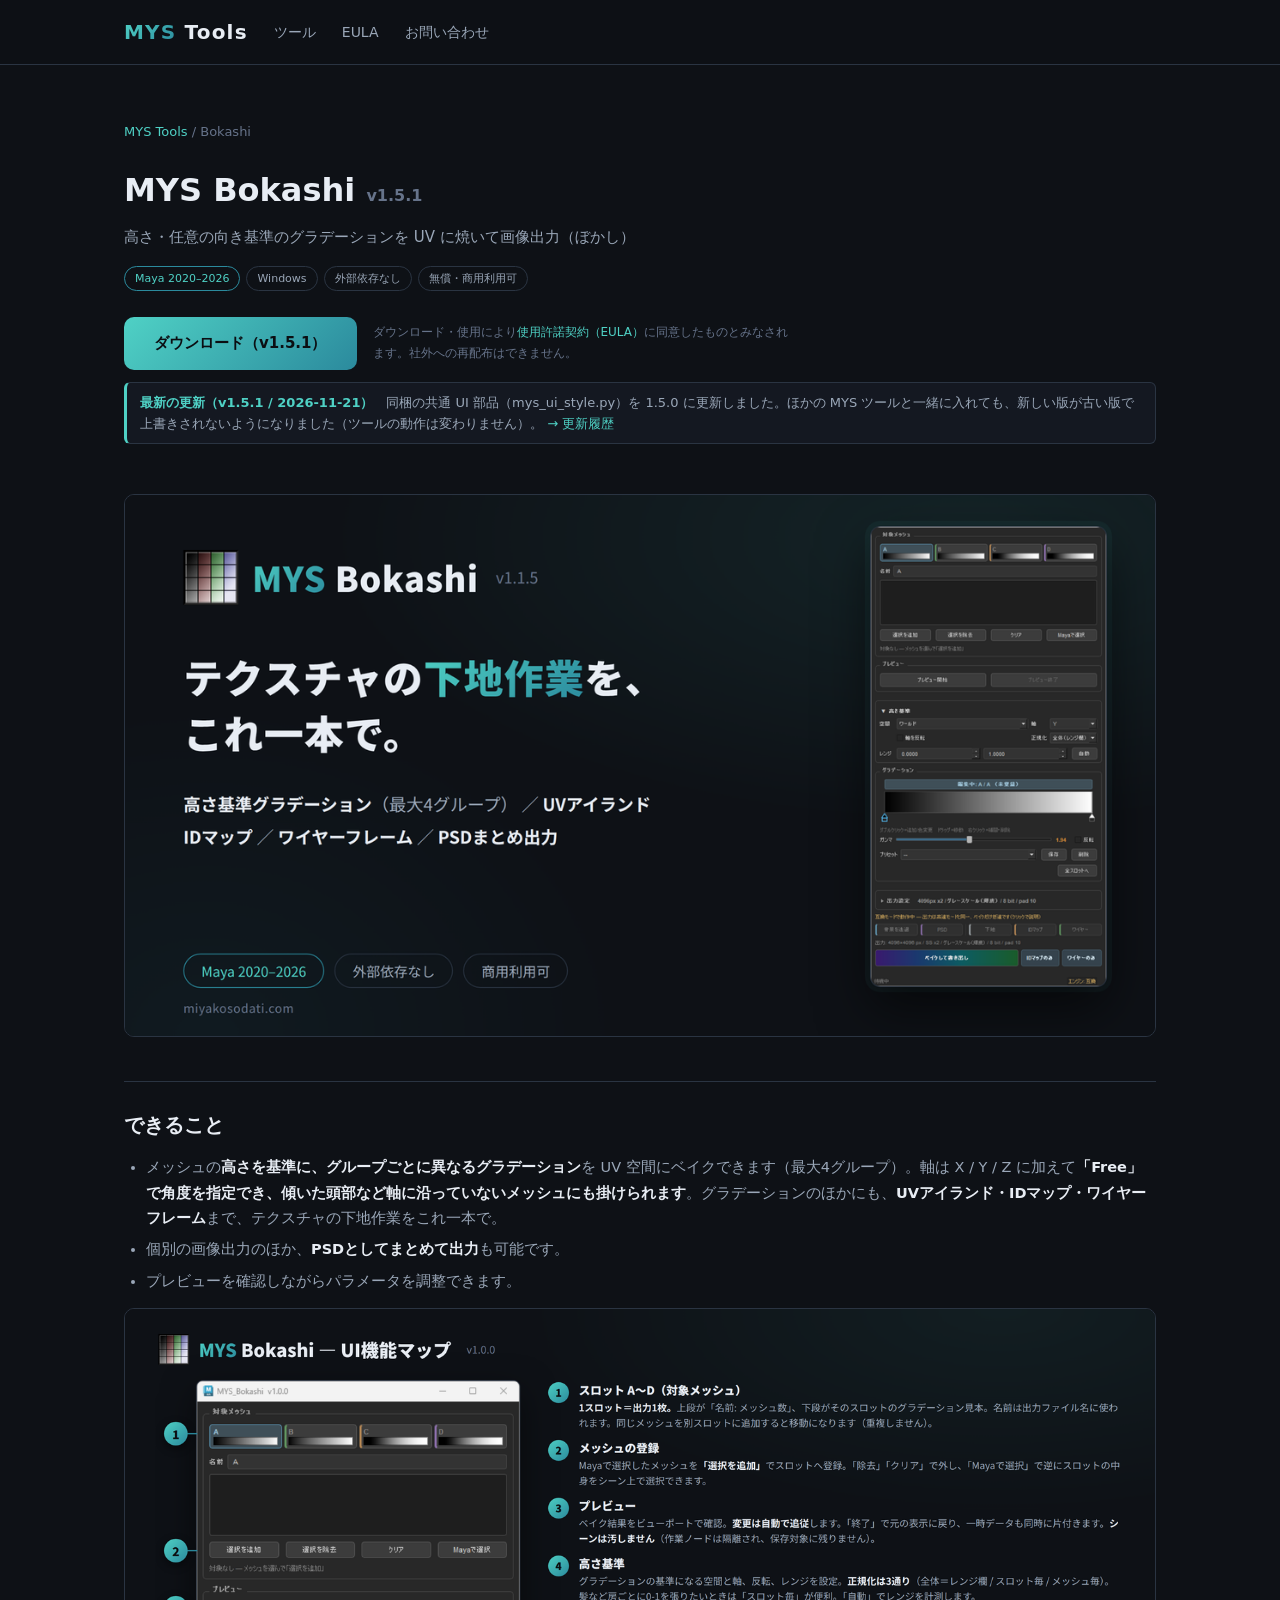
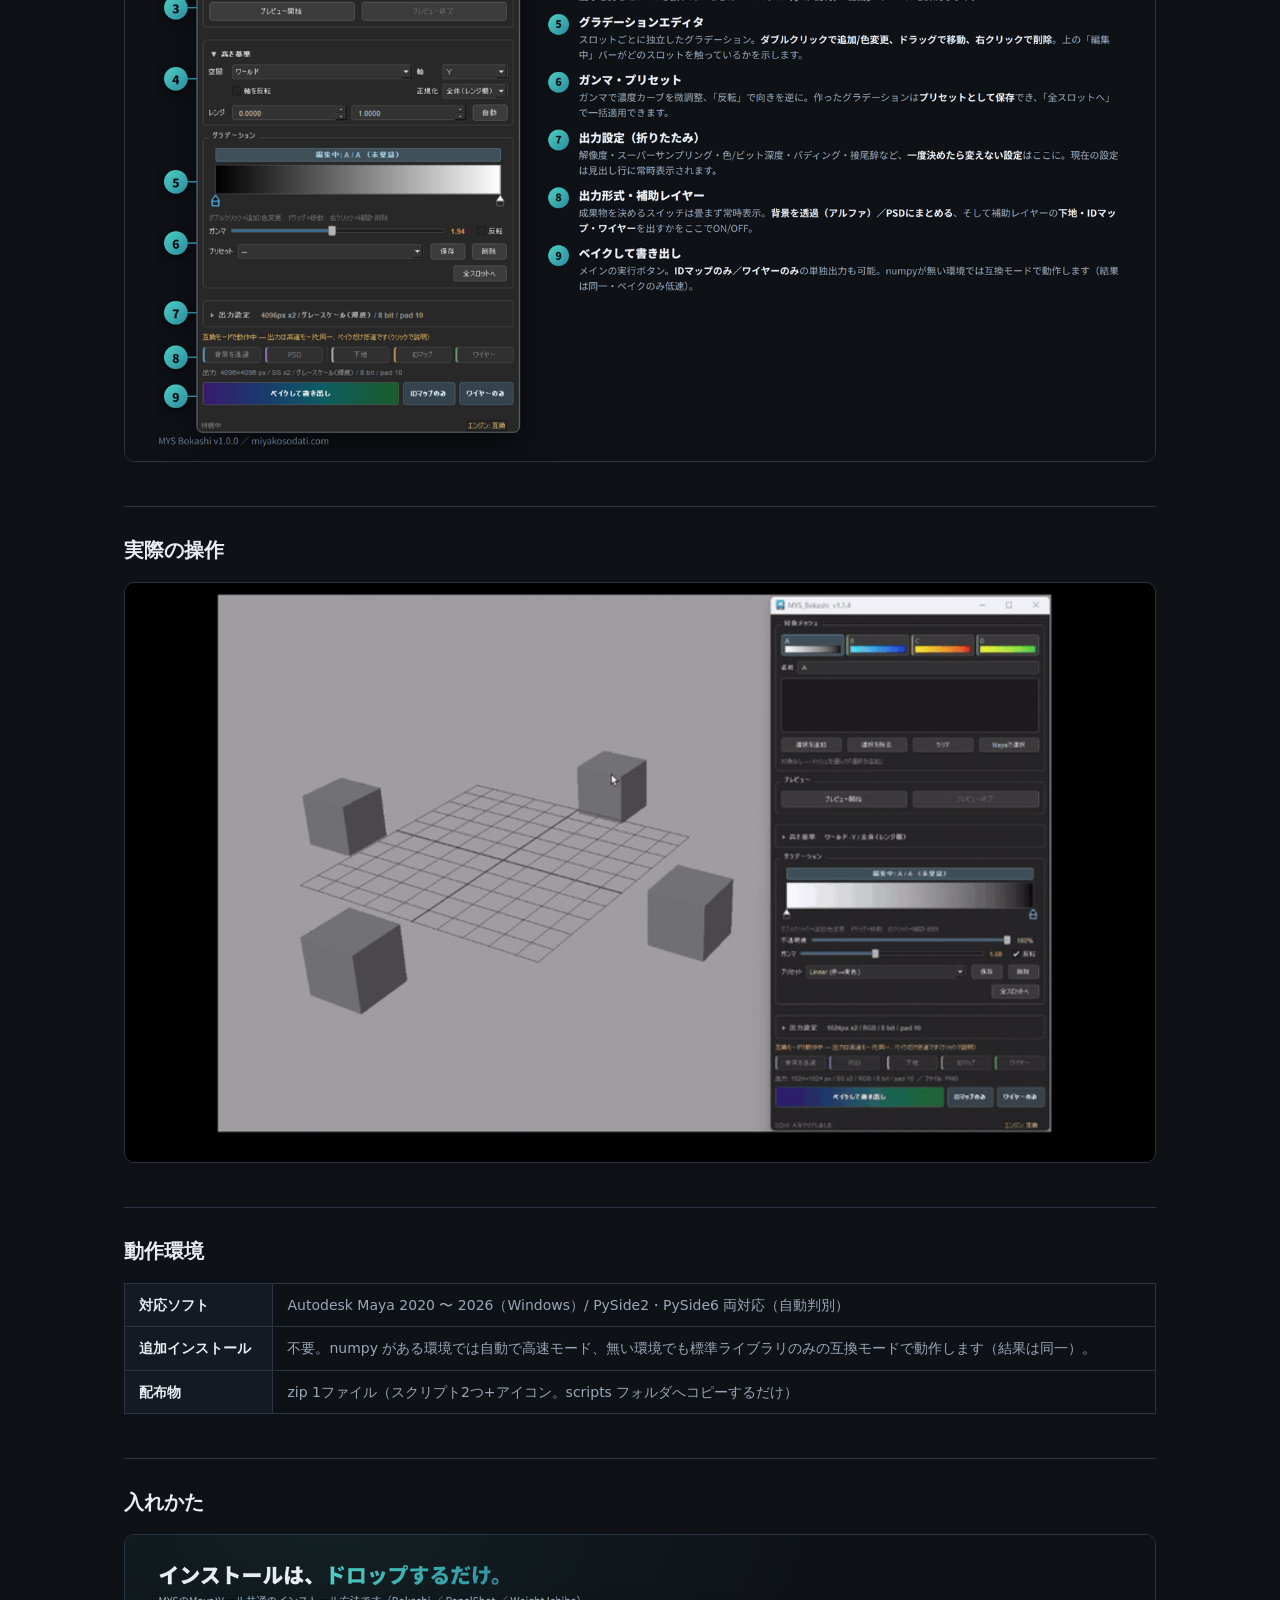
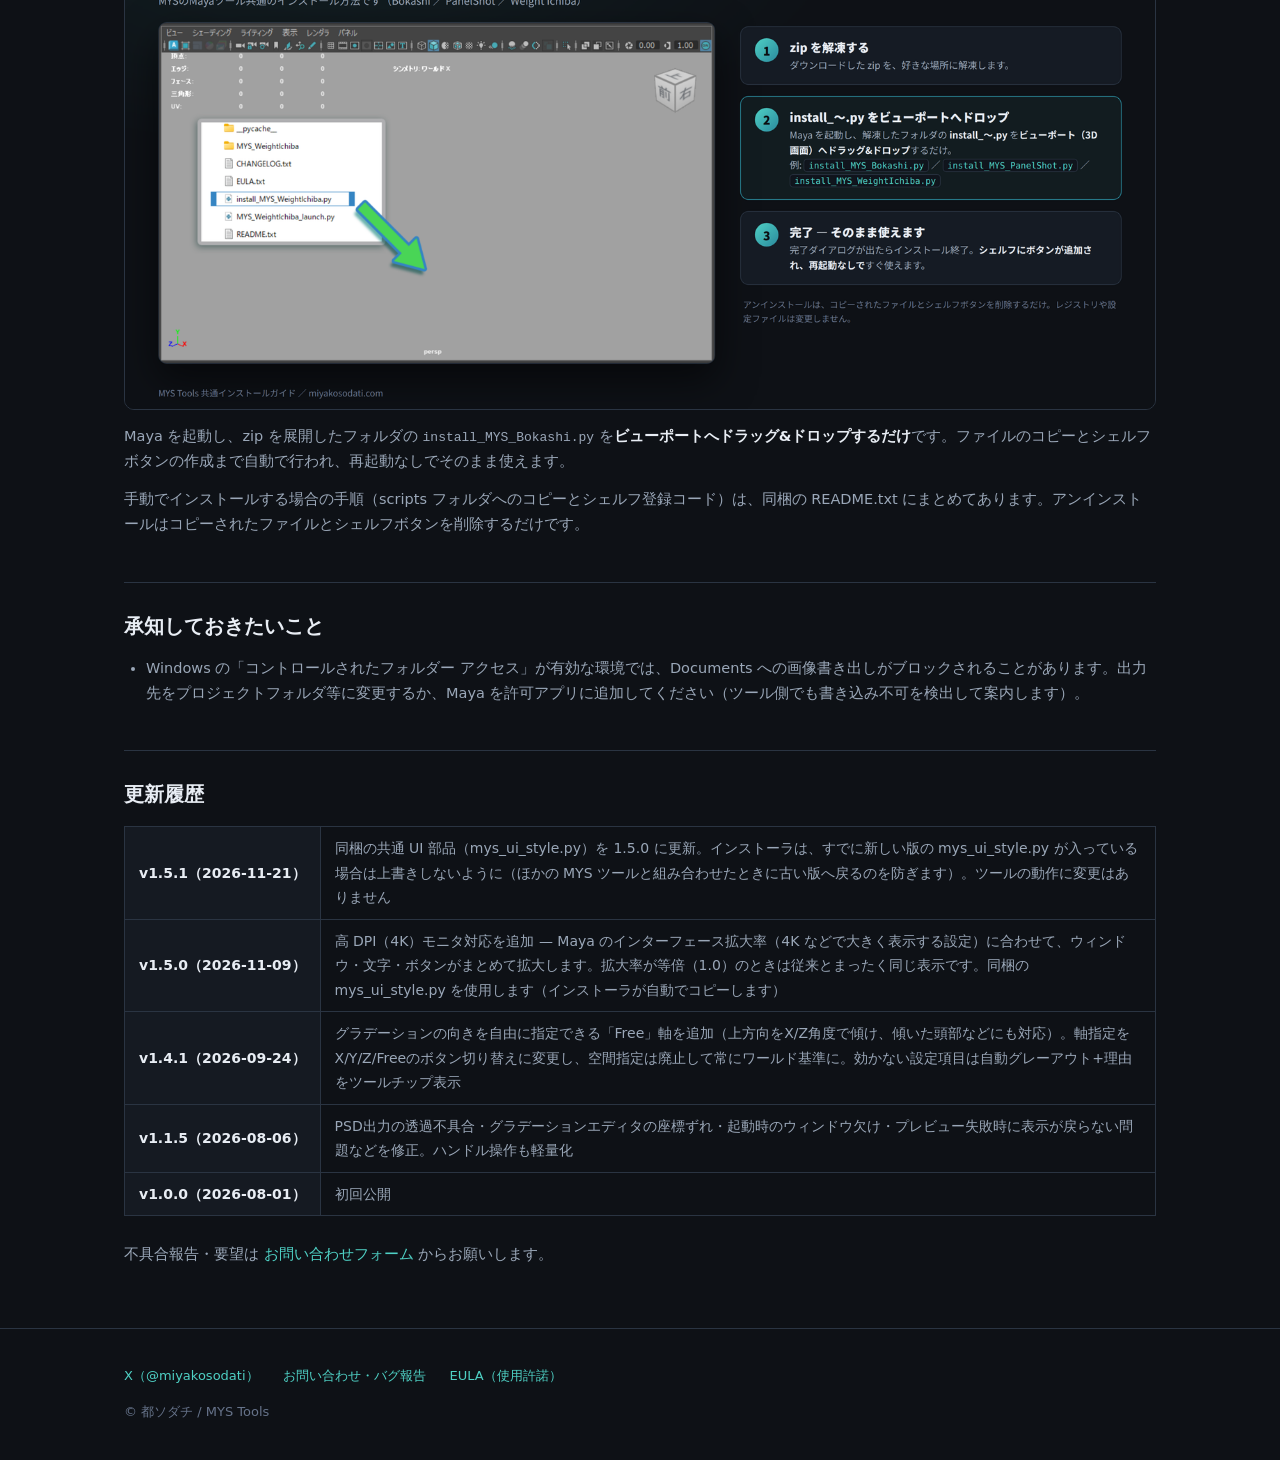
<file: tools/bokashi/index.html>
<!DOCTYPE html>
<html lang="ja">
<head>
<meta charset="UTF-8">
<meta name="viewport" content="width=device-width, initial-scale=1.0">
<title>MYS Bokashi — 高さ基準のグラデーションをUVに焼いて画像出力 | MYS Tools</title>
<meta name="description" content="Maya上で高さ基準のグラデーション(ぼかし)をUV空間に焼いて画像出力する無償ツール。外部ライブラリ不要、Maya 2020–2026対応、商用利用可。">
<meta property="og:title" content="MYS Bokashi — テクスチャの下地作業を、これ一本で。">
<meta property="og:description" content="高さ基準グラデーション(最大4グループ)・UVアイランド・IDマップ・ワイヤーフレーム・PSDまとめ出力。Maya 2020–2026対応の無償ツール。">
<meta property="og:url" content="https://miyakosodati.com/tools/bokashi/">
<meta property="og:image" content="https://miyakosodati.com/assets/img/bokashi/summary.png">
<meta name="twitter:card" content="summary_large_image">
<link rel="stylesheet" href="/assets/site.css">
<!-- Cloudflare Web Analytics --><script type='module' src='https://static.cloudflareinsights.com/beacon.min.js' data-cf-beacon='{"token": "b096f287224a4452a22c2d17e1492876"}'></script><!-- End Cloudflare Web Analytics -->
</head>
<body>

<header class="site">
  <div class="wrap nav">
    <a class="logo" href="/"><span>MYS</span> Tools</a>
    <a class="item" href="/#tools">ツール</a>
    <a class="item" href="/eula/">EULA</a>
    <a class="item" href="/contact/">お問い合わせ</a>
  </div>
</header>

<div class="wrap tool-body">

  <div class="tool-head">
    <div class="crumb"><a href="/">MYS Tools</a> / Bokashi</div>
    <h1>MYS Bokashi <span style="font-size:16px;color:var(--tx3)">v1.5.1</span></h1>
    <div class="tag">高さ・任意の向き基準のグラデーションを UV に焼いて画像出力（ぼかし）</div>
    <div class="badges">
      <span class="bd dcc">Maya 2020–2026</span>
      <span class="bd">Windows</span>
      <span class="bd">外部依存なし</span>
      <span class="bd">無償・商用利用可</span>
    </div>
    <div class="dl-row">
      <a class="dl-btn" href="https://github.com/miyakosodati/miyakosodati.github.io/releases/download/bokashi-v1.5.1/MYS_Bokashi_v1.5.1.zip">ダウンロード（v1.5.1）</a>
      <div class="dl-note">ダウンロード・使用により<a href="/eula/">使用許諾契約（EULA）</a>に同意したものとみなされます。社外への再配布はできません。</div>
    </div>
    <div style="margin-top:12px;font-size:13px;color:var(--tx2);border:1px solid #2a3442;border-left:3px solid #4fd1c5;border-radius:6px;background:rgba(26,33,44,.5);padding:9px 13px;line-height:1.65"><strong style="color:#4fd1c5">最新の更新（v1.5.1 / 2026-11-21）</strong>　同梱の共通 UI 部品（mys_ui_style.py）を 1.5.0 に更新しました。ほかの MYS ツールと一緒に入れても、新しい版が古い版で上書きされないようになりました（ツールの動作は変わりません）。 <a href="#history">→ 更新履歴</a></div>
  </div>

  <img class="figure" src="/assets/img/bokashi/summary.png" alt="MYS Bokashi — テクスチャの下地作業を、これ一本で。">

  <h2 class="sec">できること</h2>
  <ul>
    <li>メッシュの<strong>高さを基準に、グループごとに異なるグラデーション</strong>を UV 空間にベイクできます（最大4グループ）。軸は X / Y / Z に加えて<strong>「Free」で角度を指定でき、傾いた頭部など軸に沿っていないメッシュにも掛けられます</strong>。グラデーションのほかにも、<strong>UVアイランド・IDマップ・ワイヤーフレーム</strong>まで、テクスチャの下地作業をこれ一本で。</li>
    <li>個別の画像出力のほか、<strong>PSDとしてまとめて出力</strong>も可能です。</li>
    <li>プレビューを確認しながらパラメータを調整できます。</li>
  </ul>

  <img class="figure" src="/assets/img/bokashi/uimap.png" alt="MYS Bokashi UI機能マップ — 各セクションの役割">
  <h2 class="sec">実際の操作</h2>
  <img class="figure" src="/assets/img/bokashi/gif-1.gif" alt="MYS Bokashi 操作デモ — A〜Dの4グループにグラデーションを設定して解除するまで">

  <h2 class="sec">動作環境</h2>
  <table class="spec">
    <tr><th>対応ソフト</th><td>Autodesk Maya 2020 〜 2026（Windows）/ PySide2・PySide6 両対応（自動判別）</td></tr>
    <tr><th>追加インストール</th><td>不要。numpy がある環境では自動で高速モード、無い環境でも標準ライブラリのみの互換モードで動作します（結果は同一）。</td></tr>
    <tr><th>配布物</th><td>zip 1ファイル（スクリプト2つ+アイコン。scripts フォルダへコピーするだけ）</td></tr>
  </table>

  <h2 class="sec">入れかた</h2>
  <img class="figure" src="/assets/img/common/install-guide.png" alt="MYS Mayaツール共通インストールガイド — install_～.py をビューポートへドラッグ&amp;ドロップするだけ">
  <p>Maya を起動し、zip を展開したフォルダの <code>install_MYS_Bokashi.py</code> を<strong>ビューポートへドラッグ&amp;ドロップするだけ</strong>です。ファイルのコピーとシェルフボタンの作成まで自動で行われ、再起動なしでそのまま使えます。</p>
  <p>手動でインストールする場合の手順（scripts フォルダへのコピーとシェルフ登録コード）は、同梱の README.txt にまとめてあります。アンインストールはコピーされたファイルとシェルフボタンを削除するだけです。</p>

  <h2 class="sec">承知しておきたいこと</h2>
  <ul>
    <li>Windows の「コントロールされたフォルダー アクセス」が有効な環境では、Documents への画像書き出しがブロックされることがあります。出力先をプロジェクトフォルダ等に変更するか、Maya を許可アプリに追加してください（ツール側でも書き込み不可を検出して案内します）。</li>
  </ul>

  <h2 class="sec" id="history">更新履歴</h2>
  <table class="spec">
    <tr><th>v1.5.1（2026-11-21）</th><td>同梱の共通 UI 部品（mys_ui_style.py）を 1.5.0 に更新。インストーラは、すでに新しい版の mys_ui_style.py が入っている場合は上書きしないように（ほかの MYS ツールと組み合わせたときに古い版へ戻るのを防ぎます）。ツールの動作に変更はありません</td></tr>
    <tr><th>v1.5.0（2026-11-09）</th><td>高 DPI（4K）モニタ対応を追加 — Maya のインターフェース拡大率（4K などで大きく表示する設定）に合わせて、ウィンドウ・文字・ボタンがまとめて拡大します。拡大率が等倍（1.0）のときは従来とまったく同じ表示です。同梱の mys_ui_style.py を使用します（インストーラが自動でコピーします）</td></tr>
    <tr><th>v1.4.1（2026-09-24）</th><td>グラデーションの向きを自由に指定できる「Free」軸を追加（上方向をX/Z角度で傾け、傾いた頭部などにも対応）。軸指定をX/Y/Z/Freeのボタン切り替えに変更し、空間指定は廃止して常にワールド基準に。効かない設定項目は自動グレーアウト+理由をツールチップ表示</td></tr>
    <tr><th>v1.1.5（2026-08-06）</th><td>PSD出力の透過不具合・グラデーションエディタの座標ずれ・起動時のウィンドウ欠け・プレビュー失敗時に表示が戻らない問題などを修正。ハンドル操作も軽量化</td></tr>
    <tr><th>v1.0.0（2026-08-01）</th><td>初回公開</td></tr>
  </table>

  <p style="margin-top:26px">不具合報告・要望は <a href="/contact/">お問い合わせフォーム</a> からお願いします。</p>
</div>

<footer class="site">
  <div class="wrap">
    <div class="fl">
      <a href="https://x.com/miyakosodati">X（@miyakosodati）</a>
      <a href="/contact/">お問い合わせ・バグ報告</a>
      <a href="/eula/">EULA（使用許諾）</a>
    </div>
    © 都ソダチ / MYS Tools
  </div>
</footer>

</body>
</html>
</file>
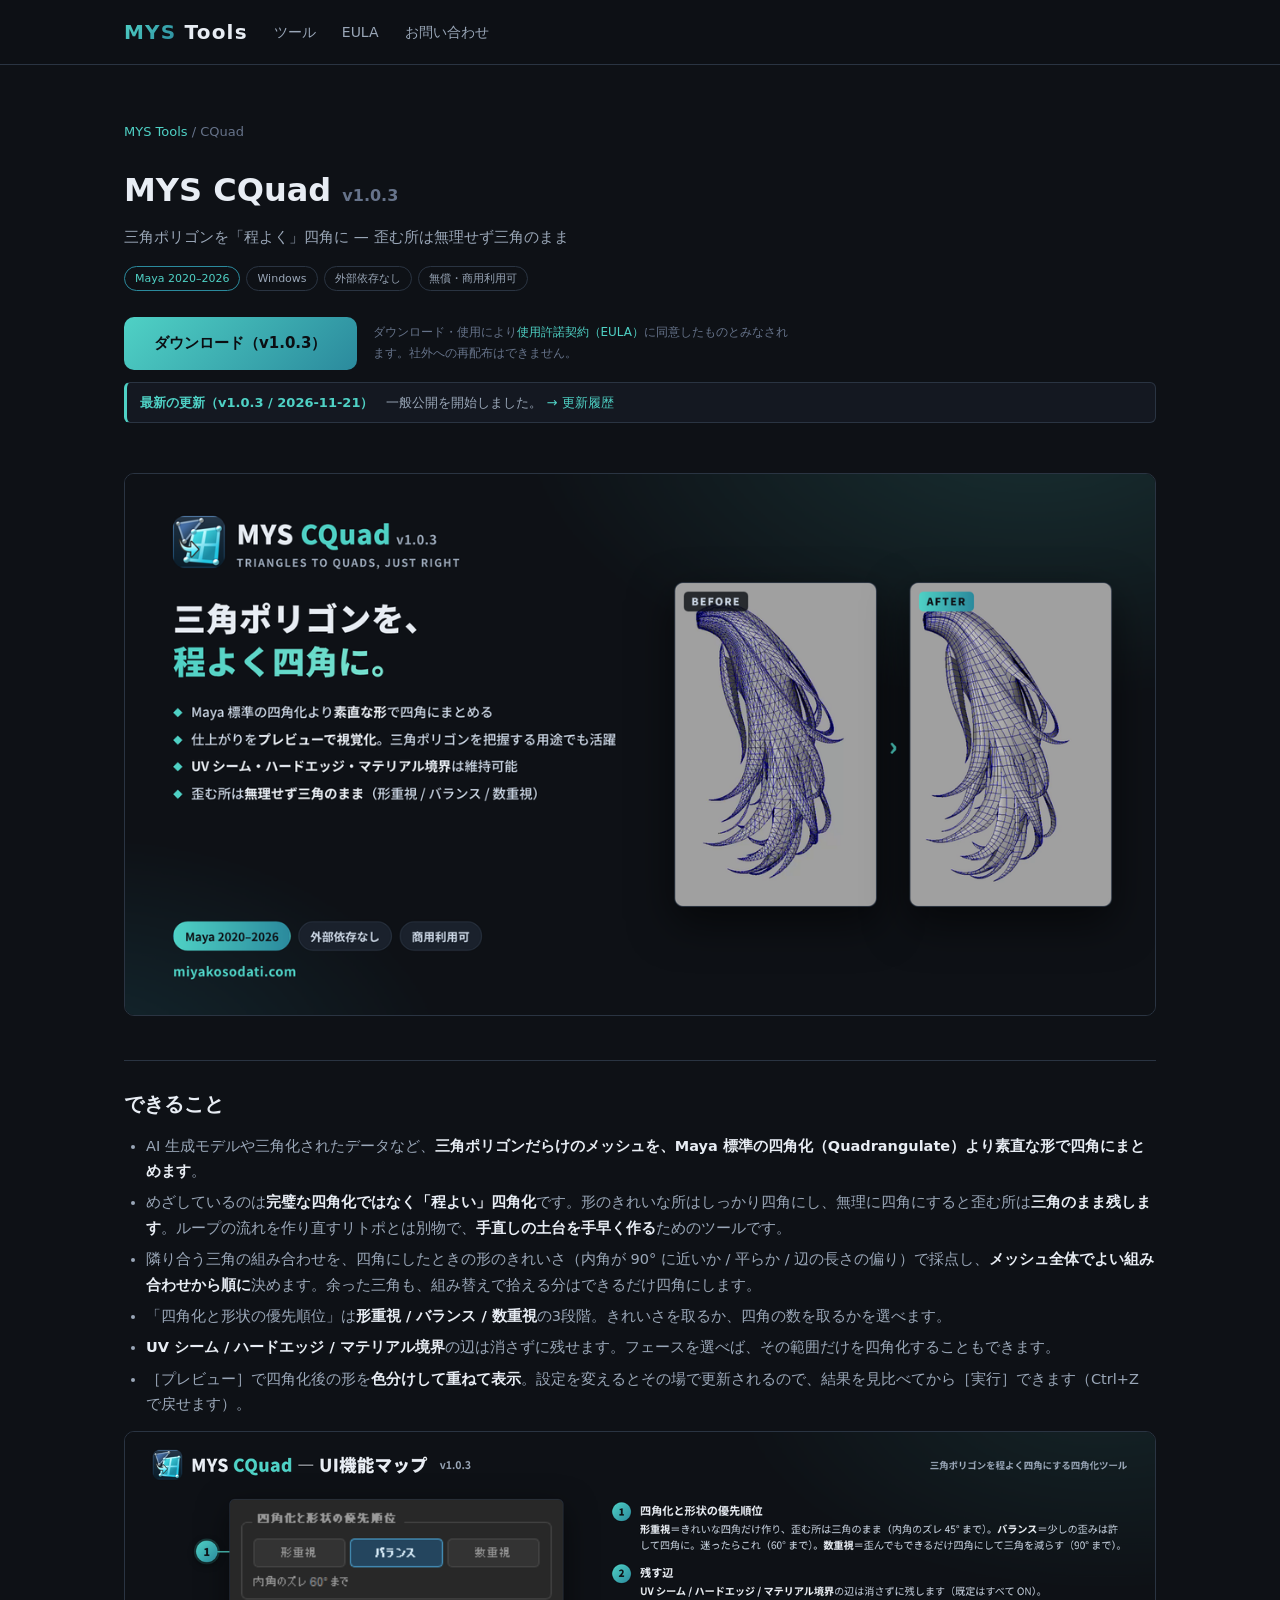
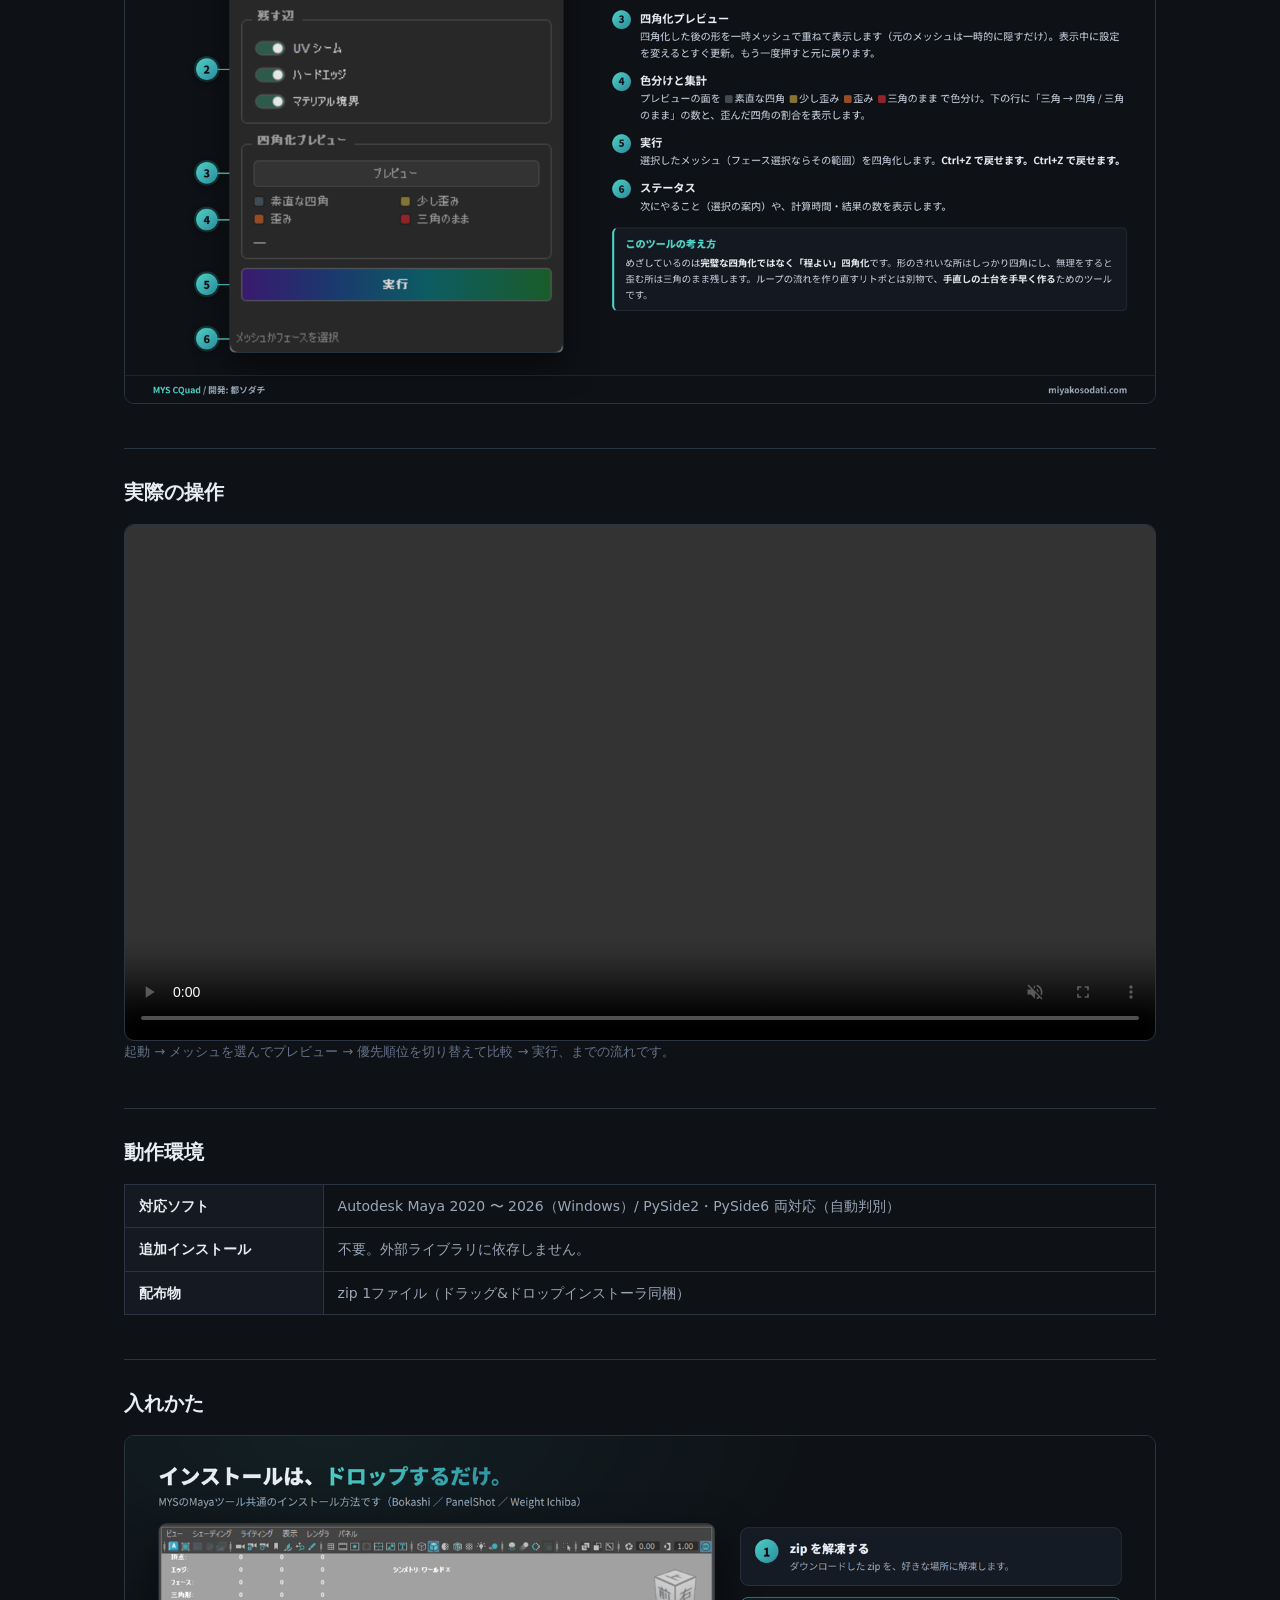
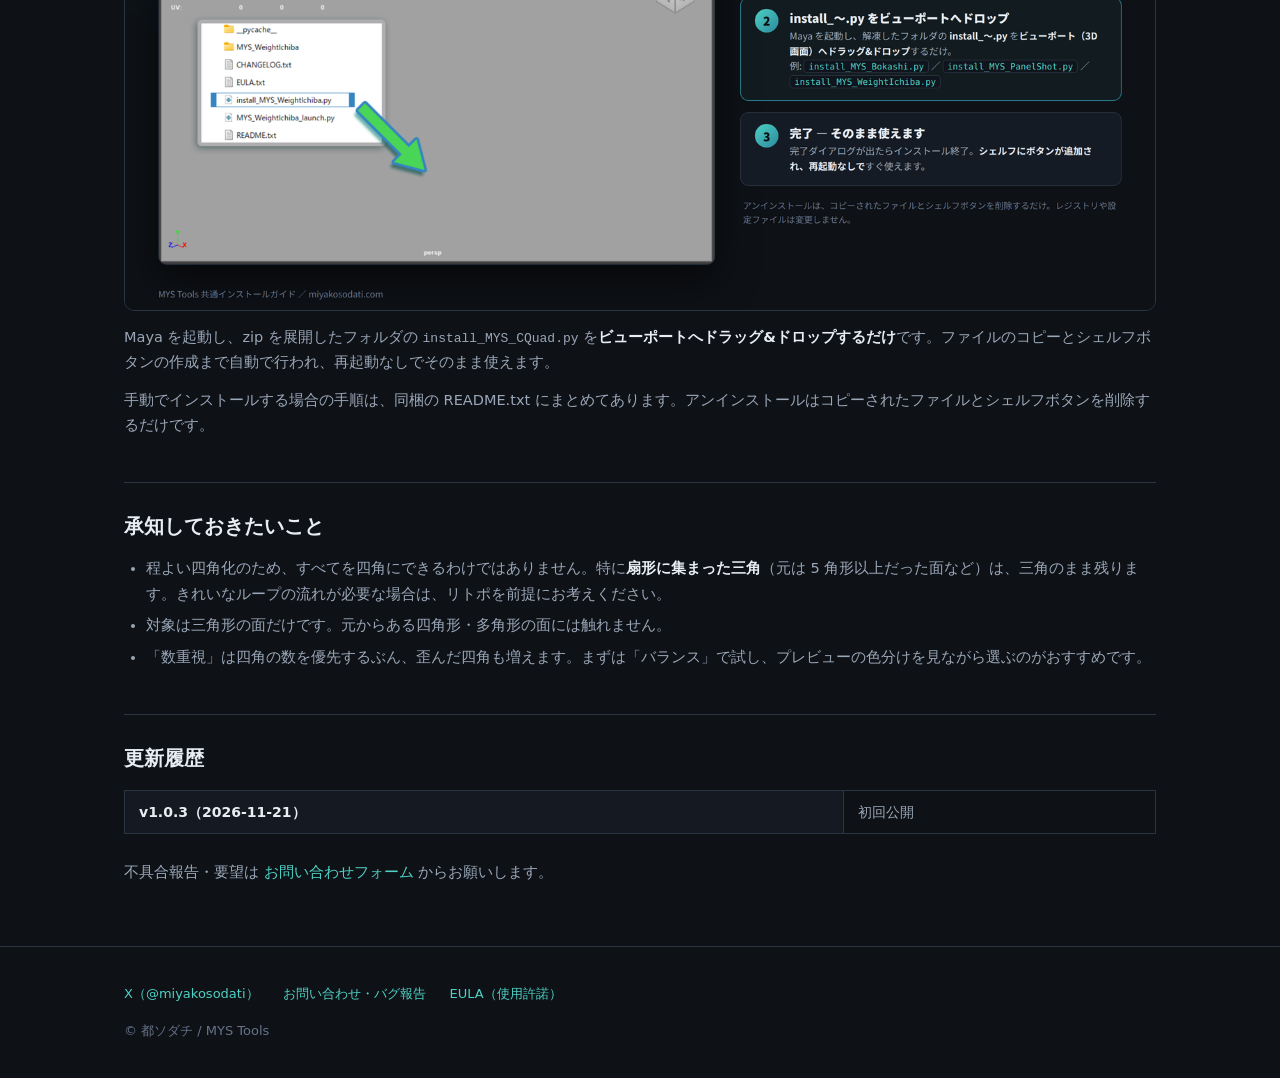
<file: tools/cquad/index.html>
<!DOCTYPE html>
<html lang="ja">
<head>
<meta charset="UTF-8">
<meta name="viewport" content="width=device-width, initial-scale=1.0">
<title>MYS CQuad — 三角ポリゴンを程よく四角に | MYS Tools</title>
<meta name="description" content="三角ポリゴンだらけのメッシュを、程よく四角化するMaya用無償ツール。歪む所は無理せず三角のまま。形重視 / バランス / 数重視の3段階と色分けプレビュー付き、商用利用可。">
<meta property="og:title" content="MYS CQuad — 三角ポリゴンを、程よく四角に。">
<meta property="og:description" content="Maya標準の四角化より素直に組む、程よい四角化ツール。歪む所は無理せず三角のまま残し、形重視 / バランス / 数重視の3段階と色分けプレビューで、結果を確かめてから実行できます。Maya 2020–2026対応の無償ツール。">
<meta property="og:url" content="https://miyakosodati.com/tools/cquad/">
<meta property="og:image" content="https://miyakosodati.com/assets/img/cquad/summary.png">
<meta name="twitter:card" content="summary_large_image">
<link rel="stylesheet" href="/assets/site.css">
<!-- Cloudflare Web Analytics --><script type='module' src='https://static.cloudflareinsights.com/beacon.min.js' data-cf-beacon='{"token": "b096f287224a4452a22c2d17e1492876"}'></script><!-- End Cloudflare Web Analytics -->
</head>
<body>

<header class="site">
  <div class="wrap nav">
    <a class="logo" href="/"><span>MYS</span> Tools</a>
    <a class="item" href="/#tools">ツール</a>
    <a class="item" href="/eula/">EULA</a>
    <a class="item" href="/contact/">お問い合わせ</a>
  </div>
</header>

<div class="wrap tool-body">

  <div class="tool-head">
    <div class="crumb"><a href="/">MYS Tools</a> / CQuad</div>
    <h1>MYS CQuad <span style="font-size:16px;color:var(--tx3)">v1.0.3</span></h1>
    <div class="tag">三角ポリゴンを「程よく」四角に — 歪む所は無理せず三角のまま</div>
    <div class="badges">
      <span class="bd dcc">Maya 2020–2026</span>
      <span class="bd">Windows</span>
      <span class="bd">外部依存なし</span>
      <span class="bd">無償・商用利用可</span>
    </div>
    <div class="dl-row">
      <a class="dl-btn" href="https://github.com/miyakosodati/miyakosodati.github.io/releases/download/cquad-v1.0.3/MYS_CQuad_v1.0.3.zip">ダウンロード（v1.0.3）</a>
      <div class="dl-note">ダウンロード・使用により<a href="/eula/">使用許諾契約（EULA）</a>に同意したものとみなされます。社外への再配布はできません。</div>
    </div>
    <div style="margin-top:12px;font-size:13px;color:var(--tx2);border:1px solid #2a3442;border-left:3px solid #4fd1c5;border-radius:6px;background:rgba(26,33,44,.5);padding:9px 13px;line-height:1.65"><strong style="color:#4fd1c5">最新の更新（v1.0.3 / 2026-11-21）</strong>　一般公開を開始しました。 <a href="#history">→ 更新履歴</a></div>
  </div>

  <img class="figure" src="/assets/img/cquad/summary.png" alt="MYS CQuad — 三角ポリゴンを、程よく四角に。">

  <h2 class="sec">できること</h2>
  <ul>
    <li>AI 生成モデルや三角化されたデータなど、<strong>三角ポリゴンだらけのメッシュを、Maya 標準の四角化（Quadrangulate）より素直な形で四角にまとめます</strong>。</li>
    <li>めざしているのは<strong>完璧な四角化ではなく「程よい」四角化</strong>です。形のきれいな所はしっかり四角にし、無理に四角にすると歪む所は<strong>三角のまま残します</strong>。ループの流れを作り直すリトポとは別物で、<strong>手直しの土台を手早く作る</strong>ためのツールです。</li>
    <li>隣り合う三角の組み合わせを、四角にしたときの形のきれいさ（内角が 90° に近いか / 平らか / 辺の長さの偏り）で採点し、<strong>メッシュ全体でよい組み合わせから順に</strong>決めます。余った三角も、組み替えで拾える分はできるだけ四角にします。</li>
    <li>「四角化と形状の優先順位」は<strong>形重視 / バランス / 数重視</strong>の3段階。きれいさを取るか、四角の数を取るかを選べます。</li>
    <li><strong>UV シーム / ハードエッジ / マテリアル境界</strong>の辺は消さずに残せます。フェースを選べば、その範囲だけを四角化することもできます。</li>
    <li>［プレビュー］で四角化後の形を<strong>色分けして重ねて表示</strong>。設定を変えるとその場で更新されるので、結果を見比べてから［実行］できます（Ctrl+Z で戻せます）。</li>
  </ul>

  <img class="figure" src="/assets/img/cquad/uimap.png" alt="MYS CQuad UI機能マップ — 各セクションの役割">
  <h2 class="sec">実際の操作</h2>
  <video class="figure" src="/assets/img/cquad/demo-cquad.mp4" autoplay loop muted playsinline controls></video>
  <p style="font-size:13px;color:var(--tx3);margin-top:-14px">起動 → メッシュを選んでプレビュー → 優先順位を切り替えて比較 → 実行、までの流れです。</p>

  <h2 class="sec">動作環境</h2>
  <table class="spec">
    <tr><th>対応ソフト</th><td>Autodesk Maya 2020 〜 2026（Windows）/ PySide2・PySide6 両対応（自動判別）</td></tr>
    <tr><th>追加インストール</th><td>不要。外部ライブラリに依存しません。</td></tr>
    <tr><th>配布物</th><td>zip 1ファイル（ドラッグ&ドロップインストーラ同梱）</td></tr>
  </table>

  <h2 class="sec">入れかた</h2>
  <img class="figure" src="/assets/img/common/install-guide.png" alt="MYS Mayaツール共通インストールガイド — install_～.py をビューポートへドラッグ&amp;ドロップするだけ">
  <p>Maya を起動し、zip を展開したフォルダの <code>install_MYS_CQuad.py</code> を<strong>ビューポートへドラッグ&amp;ドロップするだけ</strong>です。ファイルのコピーとシェルフボタンの作成まで自動で行われ、再起動なしでそのまま使えます。</p>
  <p>手動でインストールする場合の手順は、同梱の README.txt にまとめてあります。アンインストールはコピーされたファイルとシェルフボタンを削除するだけです。</p>

  <h2 class="sec">承知しておきたいこと</h2>
  <ul>
    <li>程よい四角化のため、すべてを四角にできるわけではありません。特に<strong>扇形に集まった三角</strong>（元は 5 角形以上だった面など）は、三角のまま残ります。きれいなループの流れが必要な場合は、リトポを前提にお考えください。</li>
    <li>対象は三角形の面だけです。元からある四角形・多角形の面には触れません。</li>
    <li>「数重視」は四角の数を優先するぶん、歪んだ四角も増えます。まずは「バランス」で試し、プレビューの色分けを見ながら選ぶのがおすすめです。</li>
  </ul>

  <h2 class="sec" id="history">更新履歴</h2>
  <table class="spec">
    <tr><th>v1.0.3（2026-11-21）</th><td>初回公開</td></tr>
  </table>

  <p style="margin-top:26px">不具合報告・要望は <a href="/contact/">お問い合わせフォーム</a> からお願いします。</p>
</div>

<footer class="site">
  <div class="wrap">
    <div class="fl">
      <a href="https://x.com/miyakosodati">X（@miyakosodati）</a>
      <a href="/contact/">お問い合わせ・バグ報告</a>
      <a href="/eula/">EULA（使用許諾）</a>
    </div>
    © 都ソダチ / MYS Tools
  </div>
</footer>

</body>
</html>
</file>
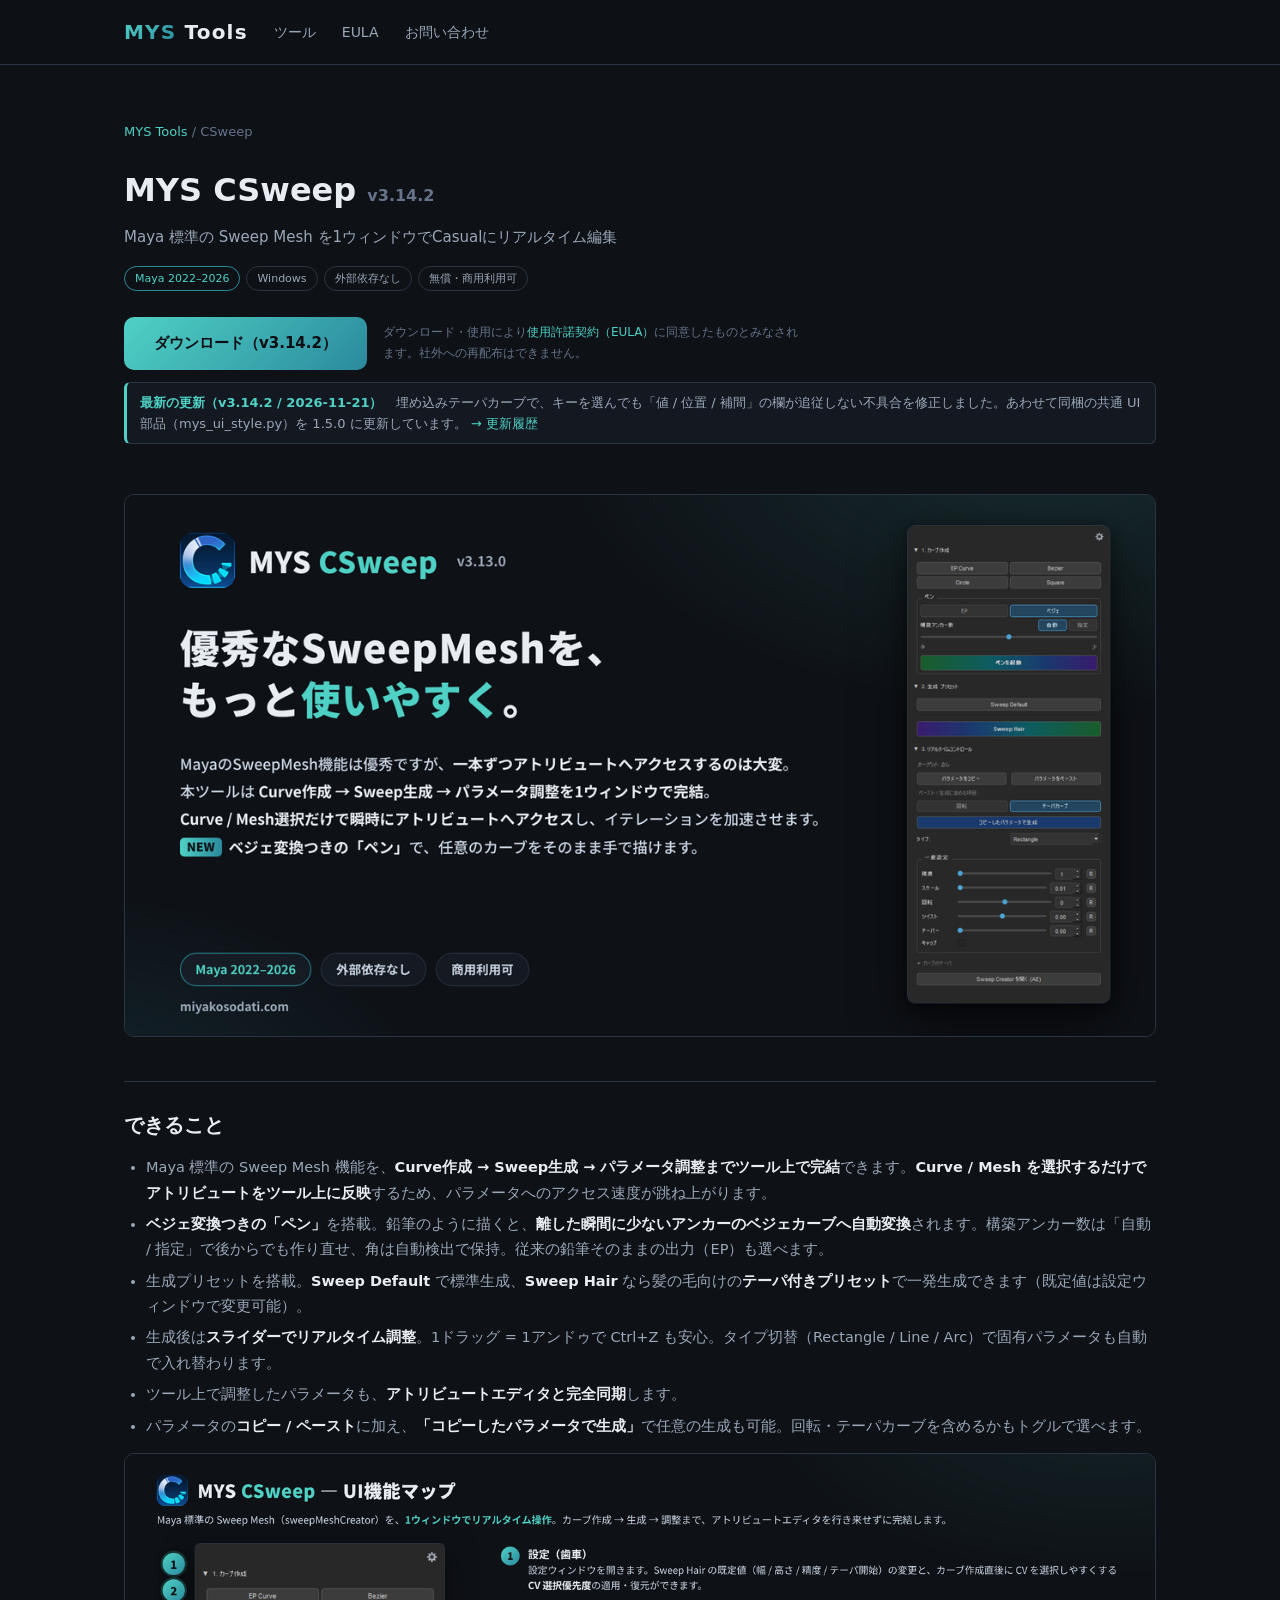
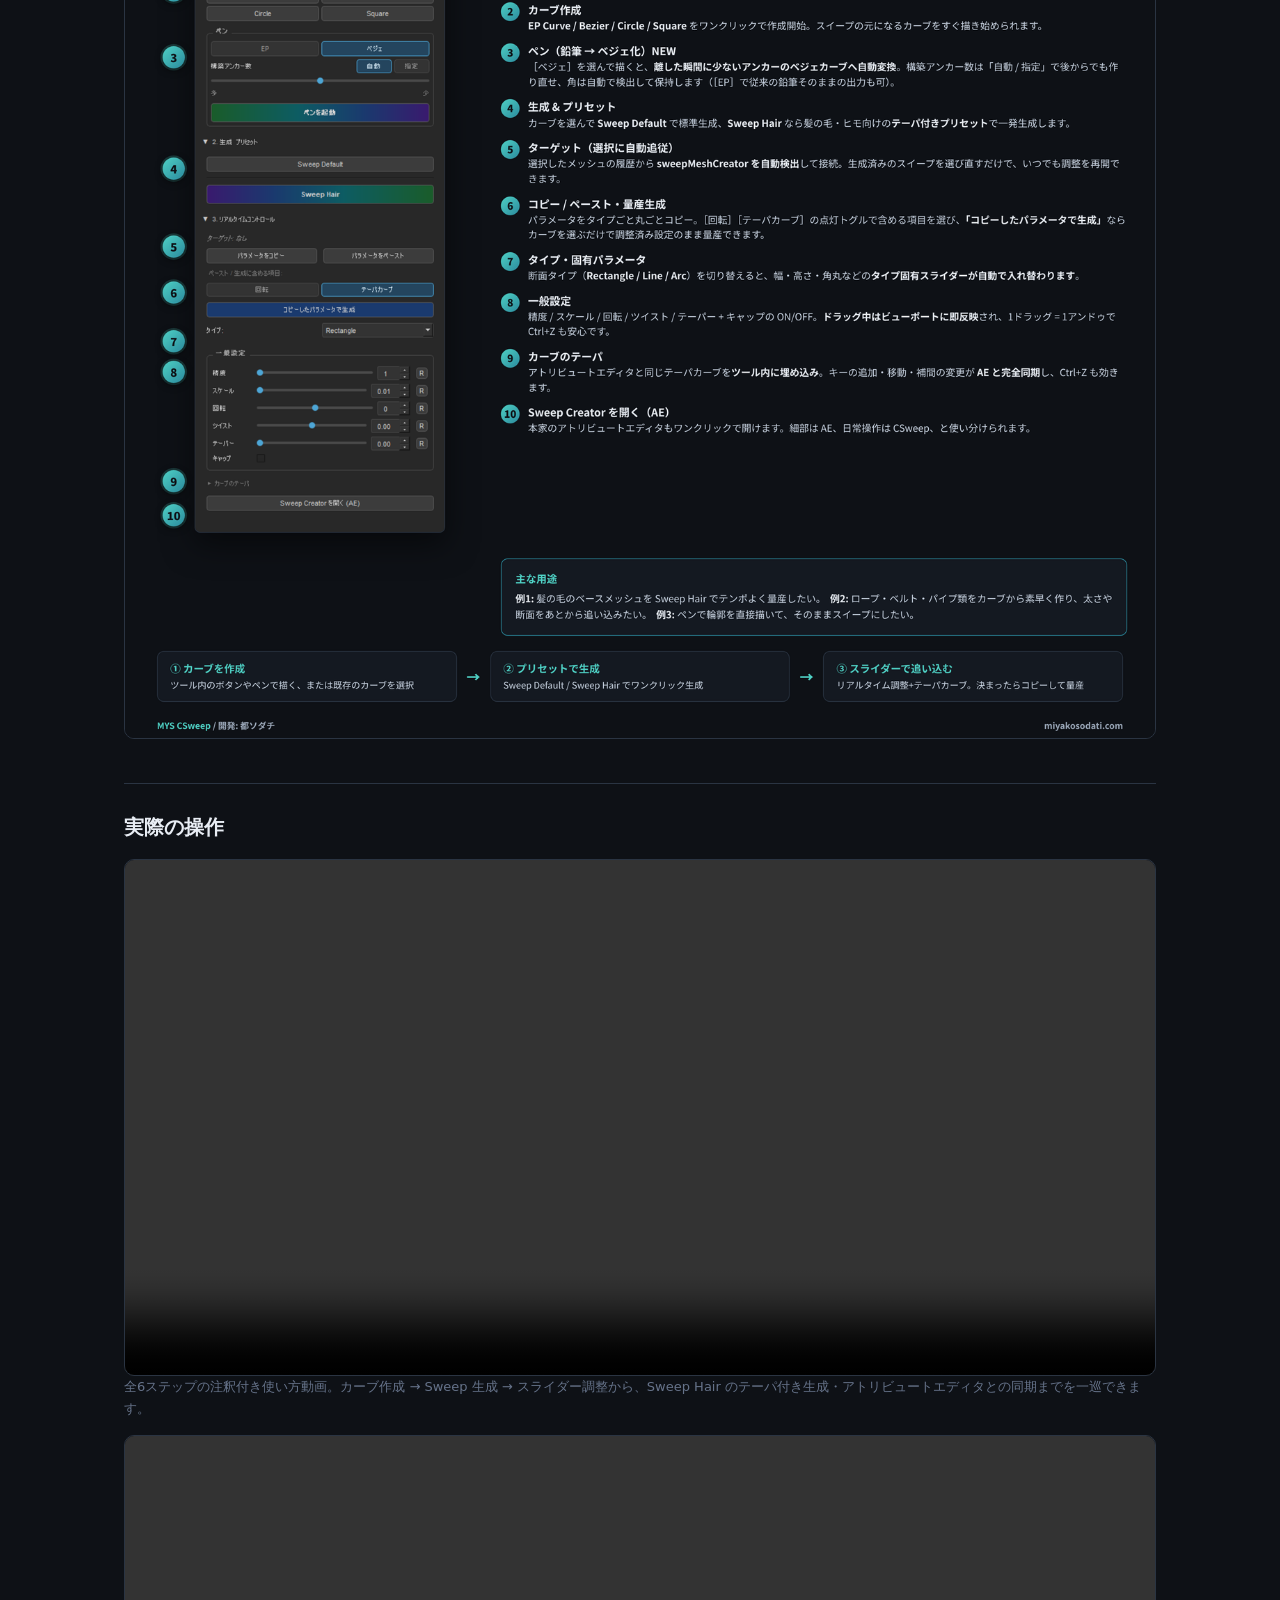
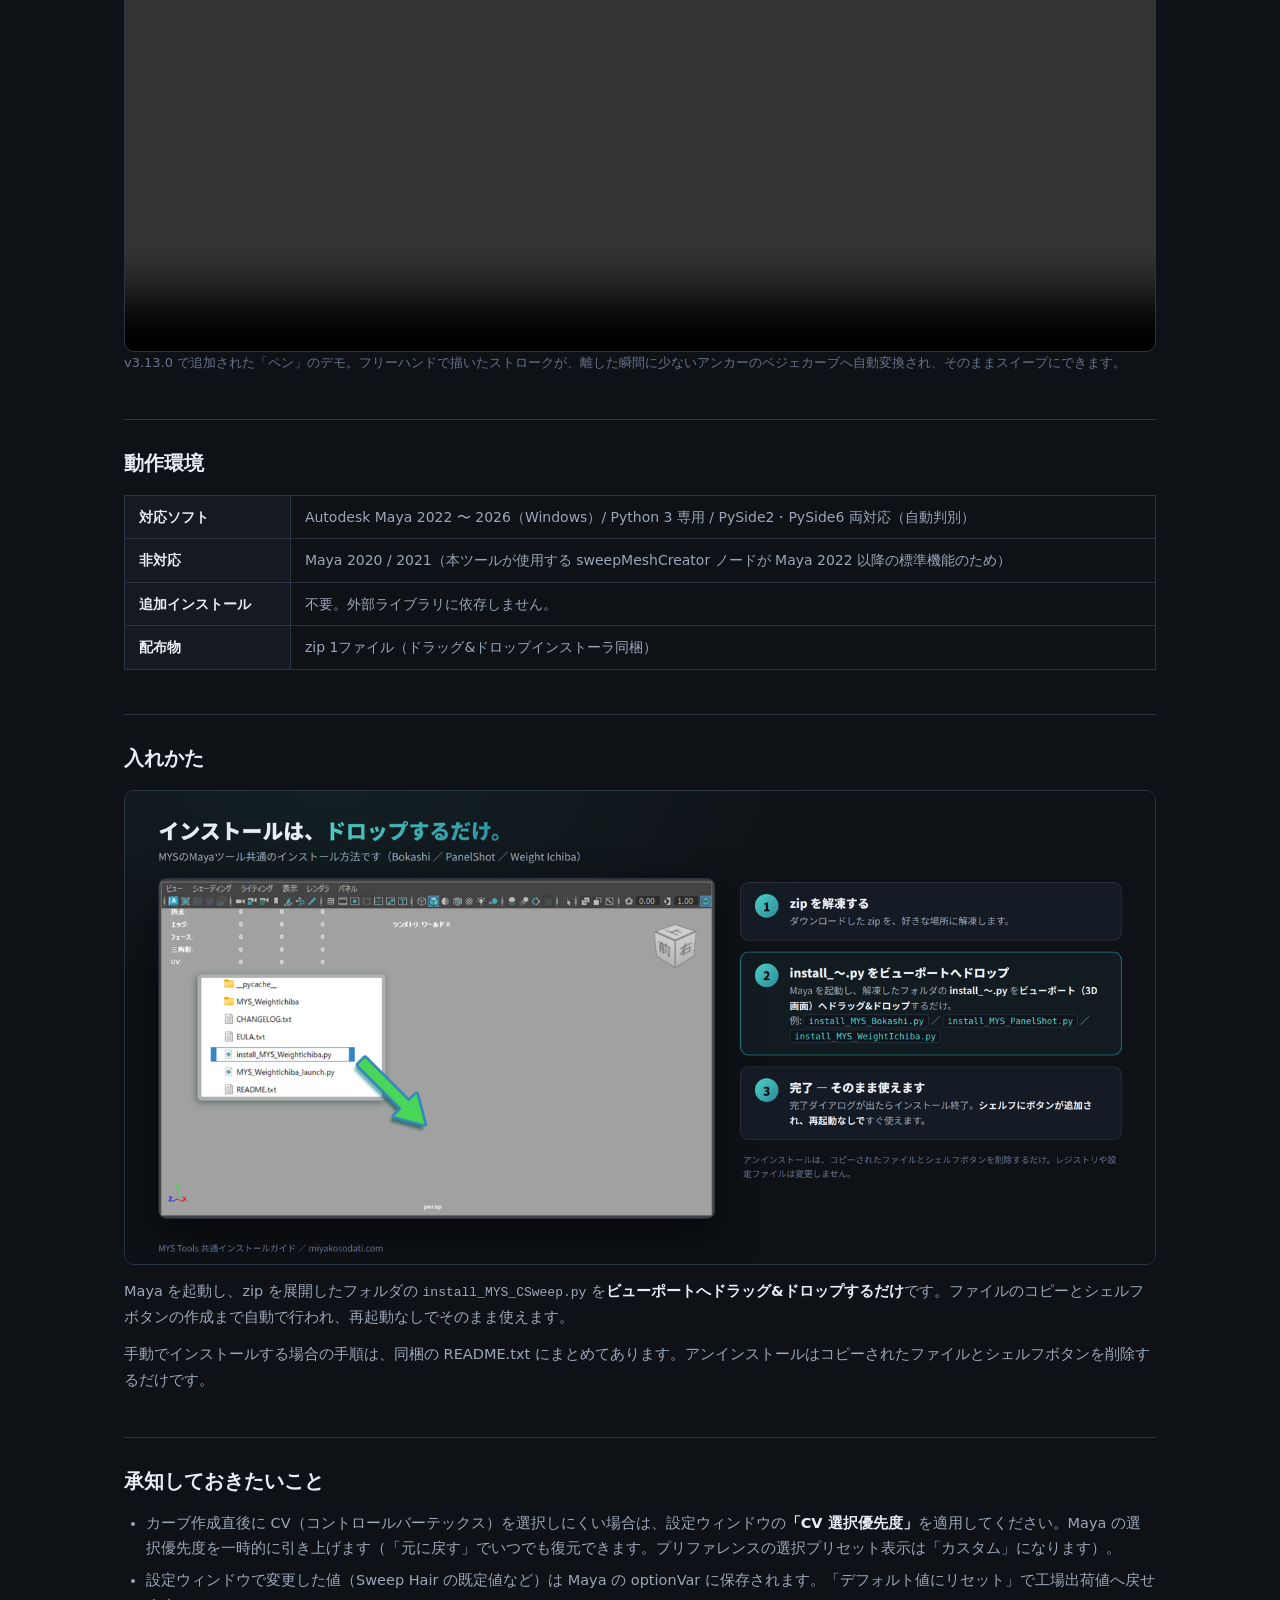
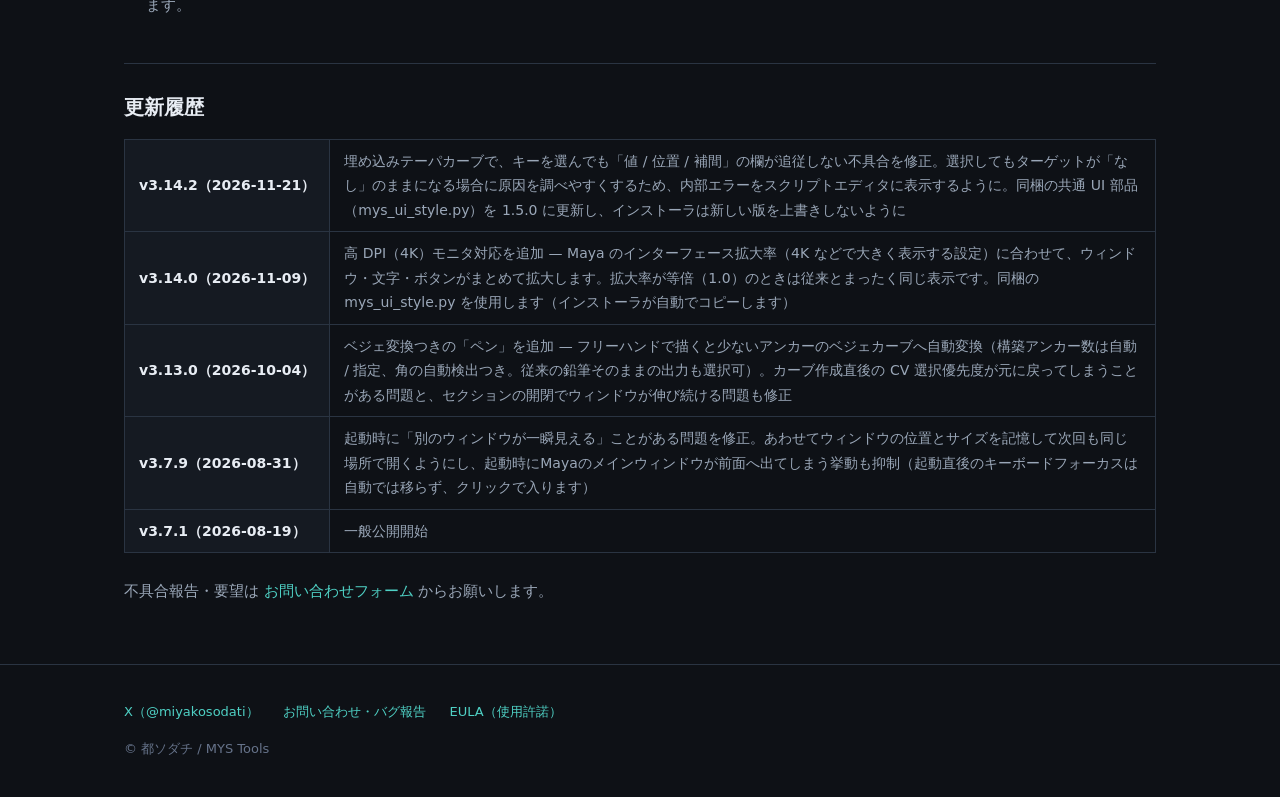
<file: tools/csweep/index.html>
<!DOCTYPE html>
<html lang="ja">
<head>
<meta charset="UTF-8">
<meta name="viewport" content="width=device-width, initial-scale=1.0">
<title>MYS CSweep — Sweep Meshをリアルタイム操作 | MYS Tools</title>
<meta name="description" content="Maya標準のSweep Mesh(sweepMeshCreator)を1ウィンドウでリアルタイム操作する無償ツール。カーブ作成・プリセット生成・スライダー調整・テーパカーブ・量産まで。Maya 2022–2026対応、商用利用可。">
<meta property="og:title" content="MYS CSweep — 優秀なSweepMeshを、もっと使いやすく。">
<meta property="og:description" content="Curve作成 → Sweep生成 → パラメータ調整を1ウィンドウで完結。選択時AE同期、パラメータのコピー&ペースト機能でCasualにイテレーションを加速。Maya 2022–2026対応の無償ツール。">
<meta property="og:url" content="https://miyakosodati.com/tools/csweep/">
<meta property="og:image" content="https://miyakosodati.com/assets/img/csweep/summary.png">
<meta name="twitter:card" content="summary_large_image">
<link rel="stylesheet" href="/assets/site.css">
<!-- Cloudflare Web Analytics --><script type='module' src='https://static.cloudflareinsights.com/beacon.min.js' data-cf-beacon='{"token": "b096f287224a4452a22c2d17e1492876"}'></script><!-- End Cloudflare Web Analytics -->
</head>
<body>

<header class="site">
  <div class="wrap nav">
    <a class="logo" href="/"><span>MYS</span> Tools</a>
    <a class="item" href="/#tools">ツール</a>
    <a class="item" href="/eula/">EULA</a>
    <a class="item" href="/contact/">お問い合わせ</a>
  </div>
</header>

<div class="wrap tool-body">

  <div class="tool-head">
    <div class="crumb"><a href="/">MYS Tools</a> / CSweep</div>
    <h1>MYS CSweep <span style="font-size:16px;color:var(--tx3)">v3.14.2</span></h1>
    <div class="tag">Maya 標準の Sweep Mesh を1ウィンドウでCasualにリアルタイム編集</div>
    <div class="badges">
      <span class="bd dcc">Maya 2022–2026</span>
      <span class="bd">Windows</span>
      <span class="bd">外部依存なし</span>
      <span class="bd">無償・商用利用可</span>
    </div>
    <div class="dl-row">
      <a class="dl-btn" href="https://github.com/miyakosodati/miyakosodati.github.io/releases/download/csweep-v3.14.2/MYS_CSweep_v3.14.2.zip">ダウンロード（v3.14.2）</a>
      <div class="dl-note">ダウンロード・使用により<a href="/eula/">使用許諾契約（EULA）</a>に同意したものとみなされます。社外への再配布はできません。</div>
    </div>
    <div style="margin-top:12px;font-size:13px;color:var(--tx2);border:1px solid #2a3442;border-left:3px solid #4fd1c5;border-radius:6px;background:rgba(26,33,44,.5);padding:9px 13px;line-height:1.65"><strong style="color:#4fd1c5">最新の更新（v3.14.2 / 2026-11-21）</strong>　埋め込みテーパカーブで、キーを選んでも「値 / 位置 / 補間」の欄が追従しない不具合を修正しました。あわせて同梱の共通 UI 部品（mys_ui_style.py）を 1.5.0 に更新しています。 <a href="#history">→ 更新履歴</a></div>
  </div>

  <img class="figure" src="/assets/img/csweep/summary.png" alt="MYS CSweep — 優秀なSweepMeshを、もっと使いやすく。">

  <h2 class="sec">できること</h2>
  <ul>
    <li>Maya 標準の Sweep Mesh 機能を、<strong>Curve作成 → Sweep生成 → パラメータ調整までツール上で完結</strong>できます。<strong>Curve / Mesh を選択するだけでアトリビュートをツール上に反映</strong>するため、パラメータへのアクセス速度が跳ね上がります。</li>
    <li><strong>ベジェ変換つきの「ペン」</strong>を搭載。鉛筆のように描くと、<strong>離した瞬間に少ないアンカーのベジェカーブへ自動変換</strong>されます。構築アンカー数は「自動 / 指定」で後からでも作り直せ、角は自動検出で保持。従来の鉛筆そのままの出力（EP）も選べます。</li>
    <li>生成プリセットを搭載。<strong>Sweep Default</strong> で標準生成、<strong>Sweep Hair</strong> なら髪の毛向けの<strong>テーパ付きプリセット</strong>で一発生成できます（既定値は設定ウィンドウで変更可能）。</li>
    <li>生成後は<strong>スライダーでリアルタイム調整</strong>。1ドラッグ = 1アンドゥで Ctrl+Z も安心。タイプ切替（Rectangle / Line / Arc）で固有パラメータも自動で入れ替わります。</li>
    <li>ツール上で調整したパラメータも、<strong>アトリビュートエディタと完全同期</strong>します。</li>
    <li>パラメータの<strong>コピー / ペースト</strong>に加え、<strong>「コピーしたパラメータで生成」</strong>で任意の生成も可能。回転・テーパカーブを含めるかもトグルで選べます。</li>
  </ul>

  <img class="figure" src="/assets/img/csweep/uimap.png" alt="MYS CSweep UI機能マップ — 各セクションの役割">

  <h2 class="sec">実際の操作</h2>
  <video class="figure" src="/assets/img/csweep/demo-1.mp4" autoplay loop muted playsinline controls></video>
  <p style="font-size:13px;color:var(--tx3);margin-top:-14px">全6ステップの注釈付き使い方動画。カーブ作成 → Sweep 生成 → スライダー調整から、Sweep Hair のテーパ付き生成・アトリビュートエディタとの同期までを一巡できます。</p>
  <video class="figure" src="/assets/img/csweep/demo-2.mp4" autoplay loop muted playsinline controls></video>
  <p style="font-size:13px;color:var(--tx3);margin-top:-14px">v3.13.0 で追加された「ペン」のデモ。フリーハンドで描いたストロークが、離した瞬間に少ないアンカーのベジェカーブへ自動変換され、そのままスイープにできます。</p>

  <h2 class="sec">動作環境</h2>
  <table class="spec">
    <tr><th>対応ソフト</th><td>Autodesk Maya 2022 〜 2026（Windows）/ Python 3 専用 / PySide2・PySide6 両対応（自動判別）</td></tr>
    <tr><th>非対応</th><td>Maya 2020 / 2021（本ツールが使用する sweepMeshCreator ノードが Maya 2022 以降の標準機能のため）</td></tr>
    <tr><th>追加インストール</th><td>不要。外部ライブラリに依存しません。</td></tr>
    <tr><th>配布物</th><td>zip 1ファイル（ドラッグ&ドロップインストーラ同梱）</td></tr>
  </table>

  <h2 class="sec">入れかた</h2>
  <img class="figure" src="/assets/img/common/install-guide.png" alt="MYS Mayaツール共通インストールガイド — install_～.py をビューポートへドラッグ&amp;ドロップするだけ">
  <p>Maya を起動し、zip を展開したフォルダの <code>install_MYS_CSweep.py</code> を<strong>ビューポートへドラッグ&amp;ドロップするだけ</strong>です。ファイルのコピーとシェルフボタンの作成まで自動で行われ、再起動なしでそのまま使えます。</p>
  <p>手動でインストールする場合の手順は、同梱の README.txt にまとめてあります。アンインストールはコピーされたファイルとシェルフボタンを削除するだけです。</p>

  <h2 class="sec">承知しておきたいこと</h2>
  <ul>
    <li>カーブ作成直後に CV（コントロールバーテックス）を選択しにくい場合は、設定ウィンドウの<strong>「CV 選択優先度」</strong>を適用してください。Maya の選択優先度を一時的に引き上げます（「元に戻す」でいつでも復元できます。プリファレンスの選択プリセット表示は「カスタム」になります）。</li>
    <li>設定ウィンドウで変更した値（Sweep Hair の既定値など）は Maya の optionVar に保存されます。「デフォルト値にリセット」で工場出荷値へ戻せます。</li>
  </ul>

  <h2 class="sec" id="history">更新履歴</h2>
  <table class="spec">
    <tr><th>v3.14.2（2026-11-21）</th><td>埋め込みテーパカーブで、キーを選んでも「値 / 位置 / 補間」の欄が追従しない不具合を修正。選択してもターゲットが「なし」のままになる場合に原因を調べやすくするため、内部エラーをスクリプトエディタに表示するように。同梱の共通 UI 部品（mys_ui_style.py）を 1.5.0 に更新し、インストーラは新しい版を上書きしないように</td></tr>
    <tr><th>v3.14.0（2026-11-09）</th><td>高 DPI（4K）モニタ対応を追加 — Maya のインターフェース拡大率（4K などで大きく表示する設定）に合わせて、ウィンドウ・文字・ボタンがまとめて拡大します。拡大率が等倍（1.0）のときは従来とまったく同じ表示です。同梱の mys_ui_style.py を使用します（インストーラが自動でコピーします）</td></tr>
    <tr><th>v3.13.0（2026-10-04）</th><td>ベジェ変換つきの「ペン」を追加 — フリーハンドで描くと少ないアンカーのベジェカーブへ自動変換（構築アンカー数は自動 / 指定、角の自動検出つき。従来の鉛筆そのままの出力も選択可）。カーブ作成直後の CV 選択優先度が元に戻ってしまうことがある問題と、セクションの開閉でウィンドウが伸び続ける問題も修正</td></tr>
    <tr><th>v3.7.9（2026-08-31）</th><td>起動時に「別のウィンドウが一瞬見える」ことがある問題を修正。あわせてウィンドウの位置とサイズを記憶して次回も同じ場所で開くようにし、起動時にMayaのメインウィンドウが前面へ出てしまう挙動も抑制（起動直後のキーボードフォーカスは自動では移らず、クリックで入ります）</td></tr>
    <tr><th>v3.7.1（2026-08-19）</th><td>一般公開開始</td></tr>
  </table>

  <p style="margin-top:26px">不具合報告・要望は <a href="/contact/">お問い合わせフォーム</a> からお願いします。</p>
</div>

<footer class="site">
  <div class="wrap">
    <div class="fl">
      <a href="https://x.com/miyakosodati">X（@miyakosodati）</a>
      <a href="/contact/">お問い合わせ・バグ報告</a>
      <a href="/eula/">EULA（使用許諾）</a>
    </div>
    © 都ソダチ / MYS Tools
  </div>
</footer>

</body>
</html>
</file>
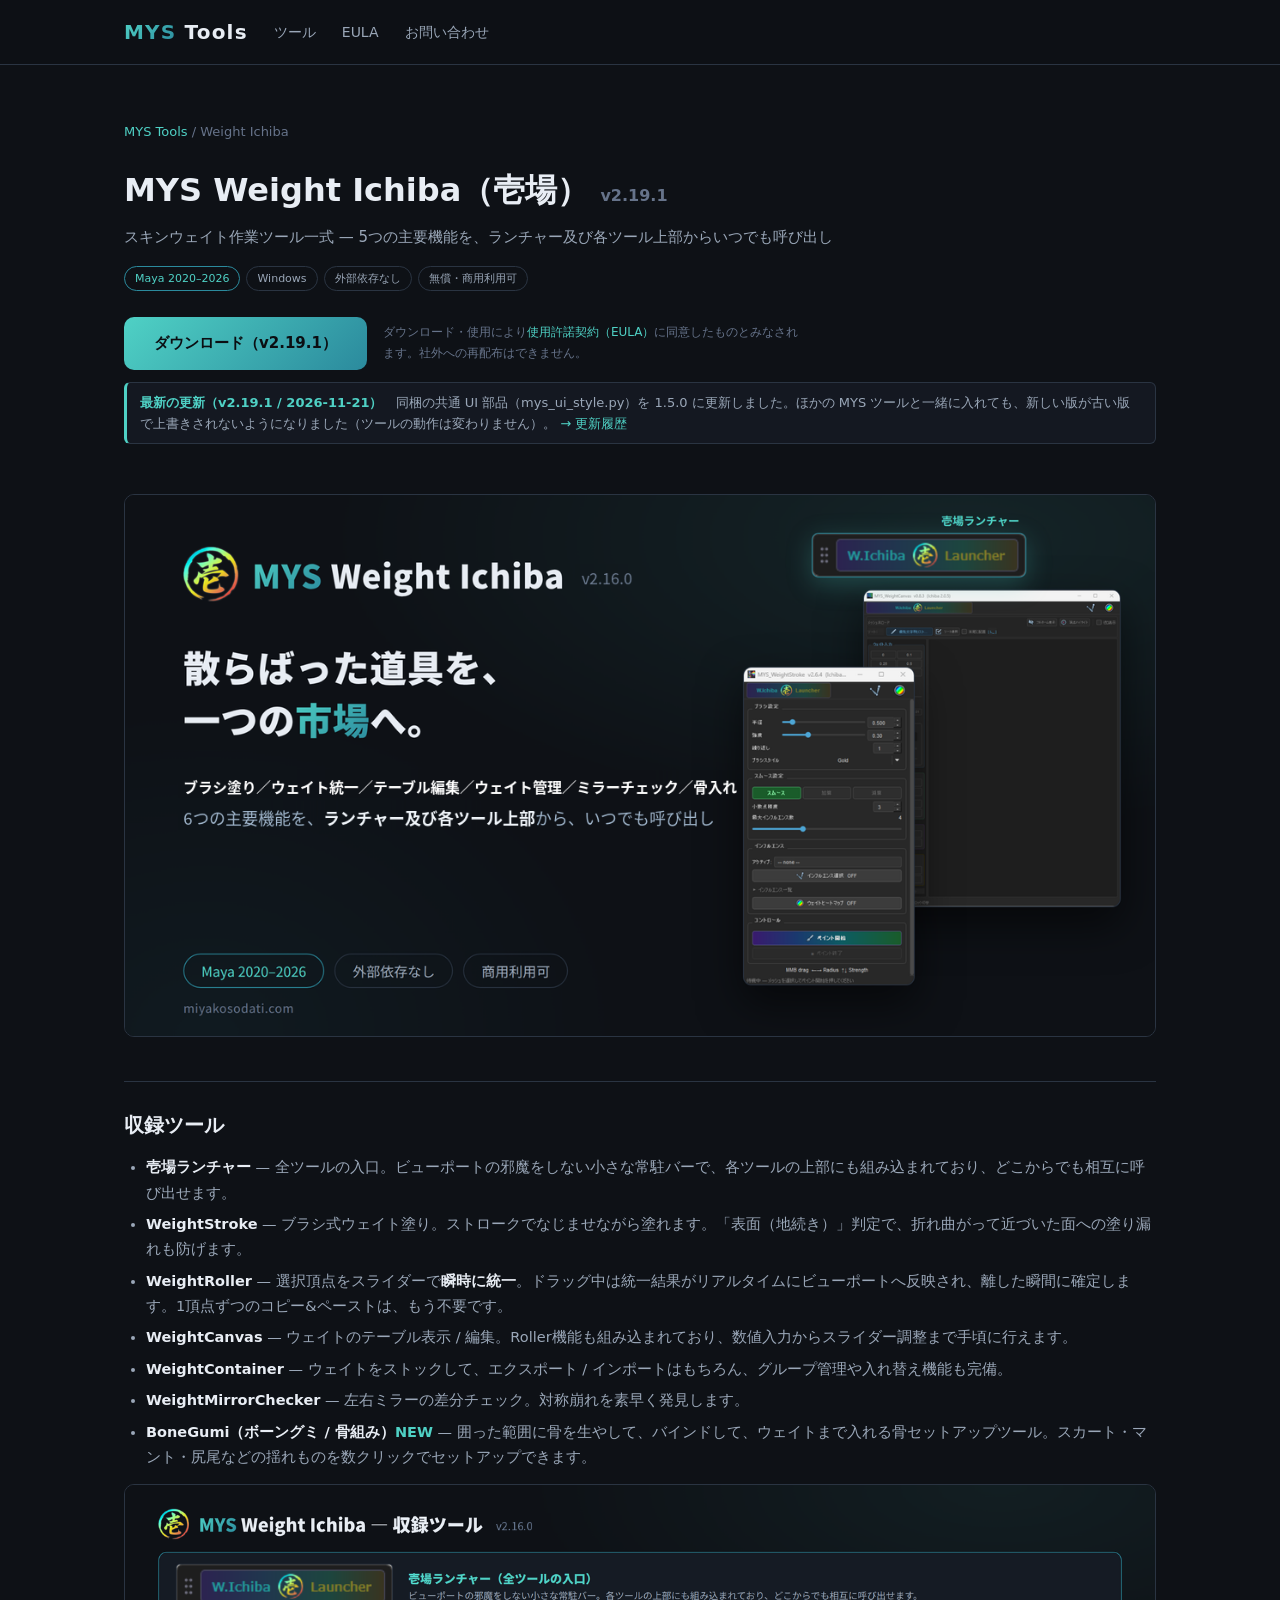
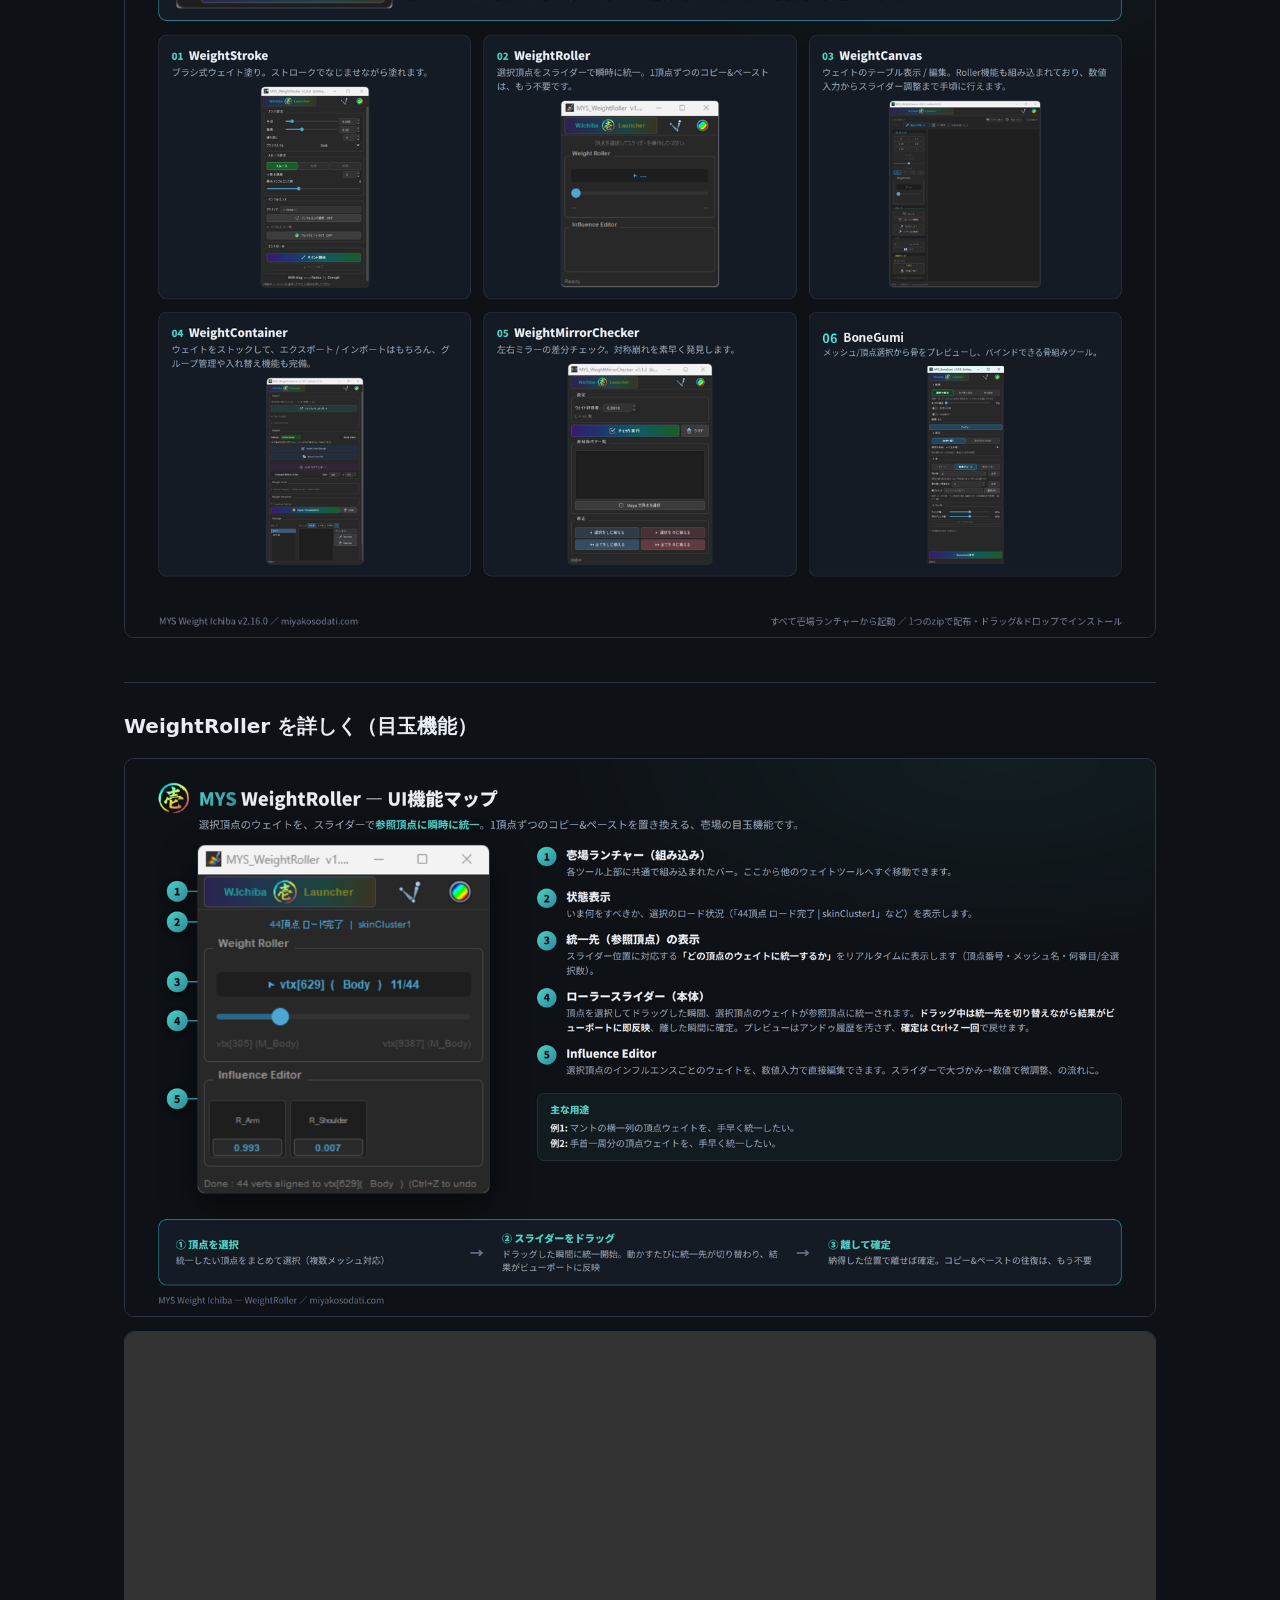
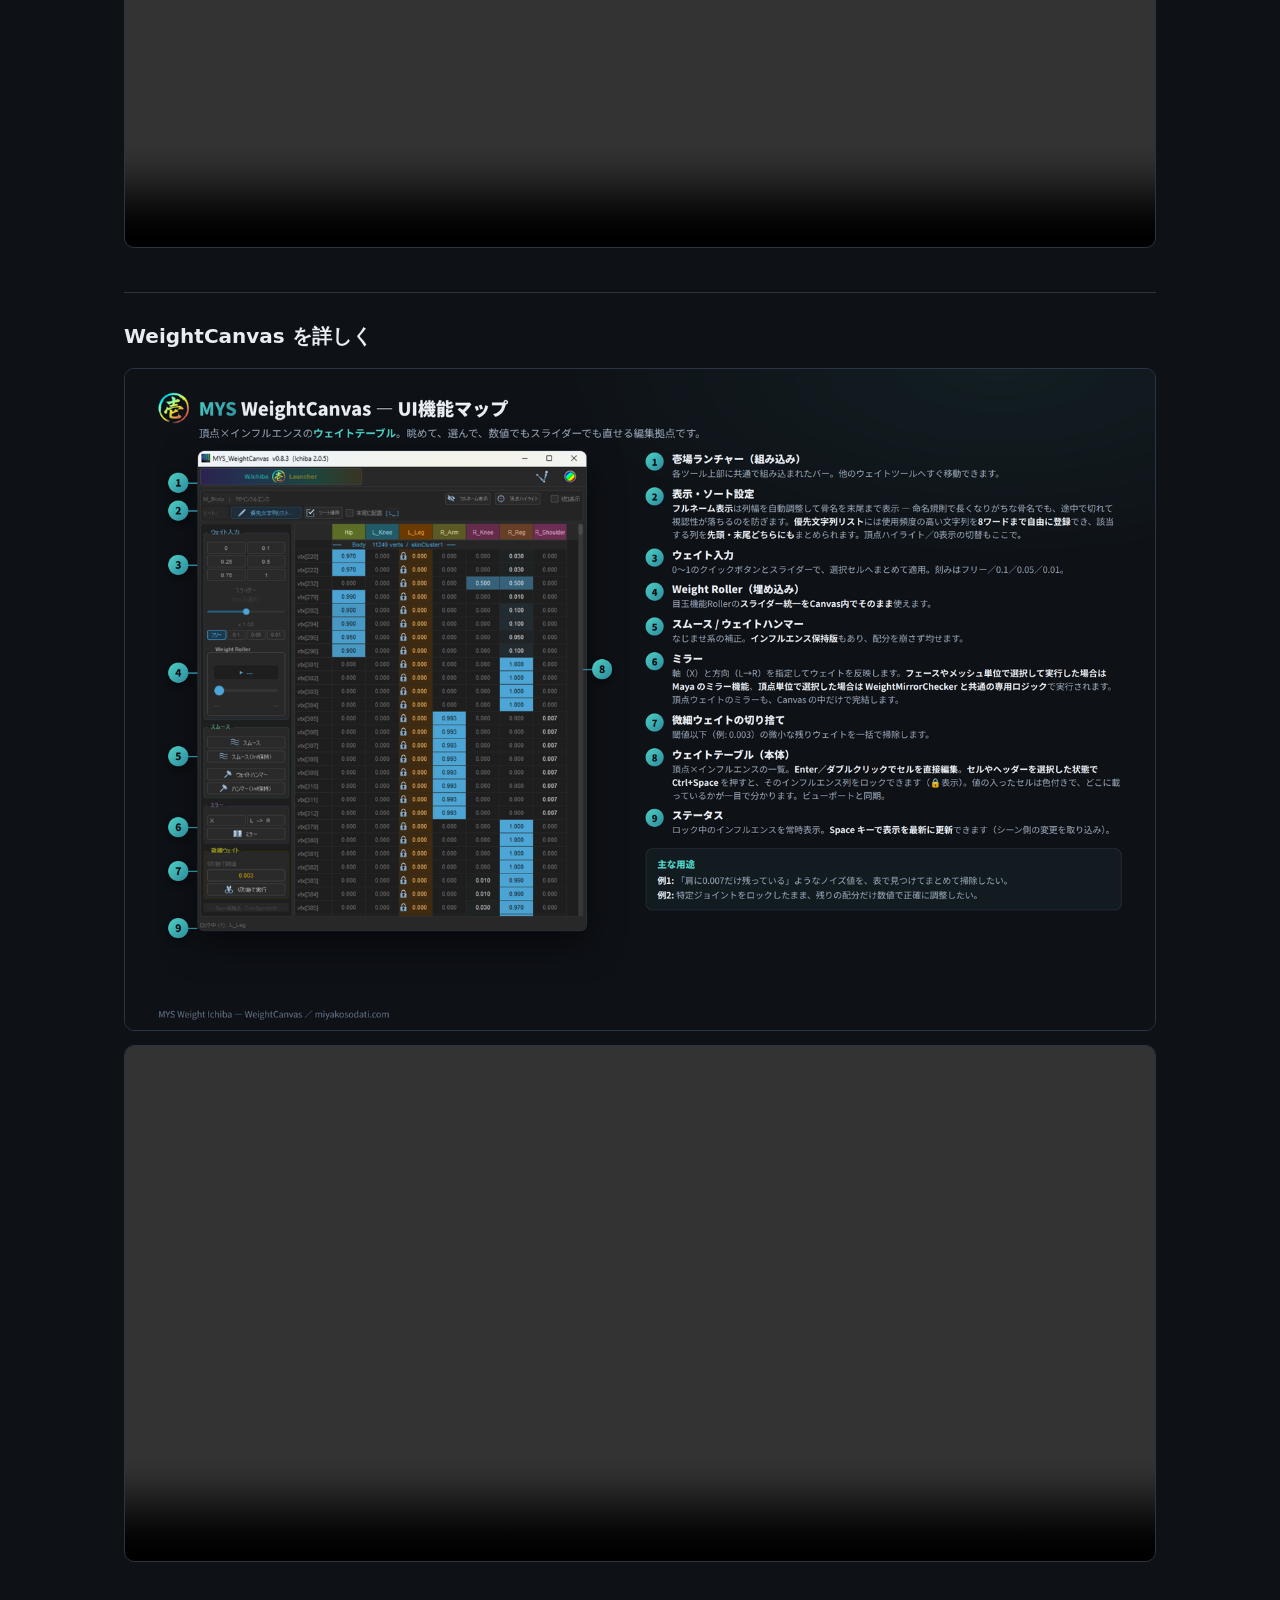
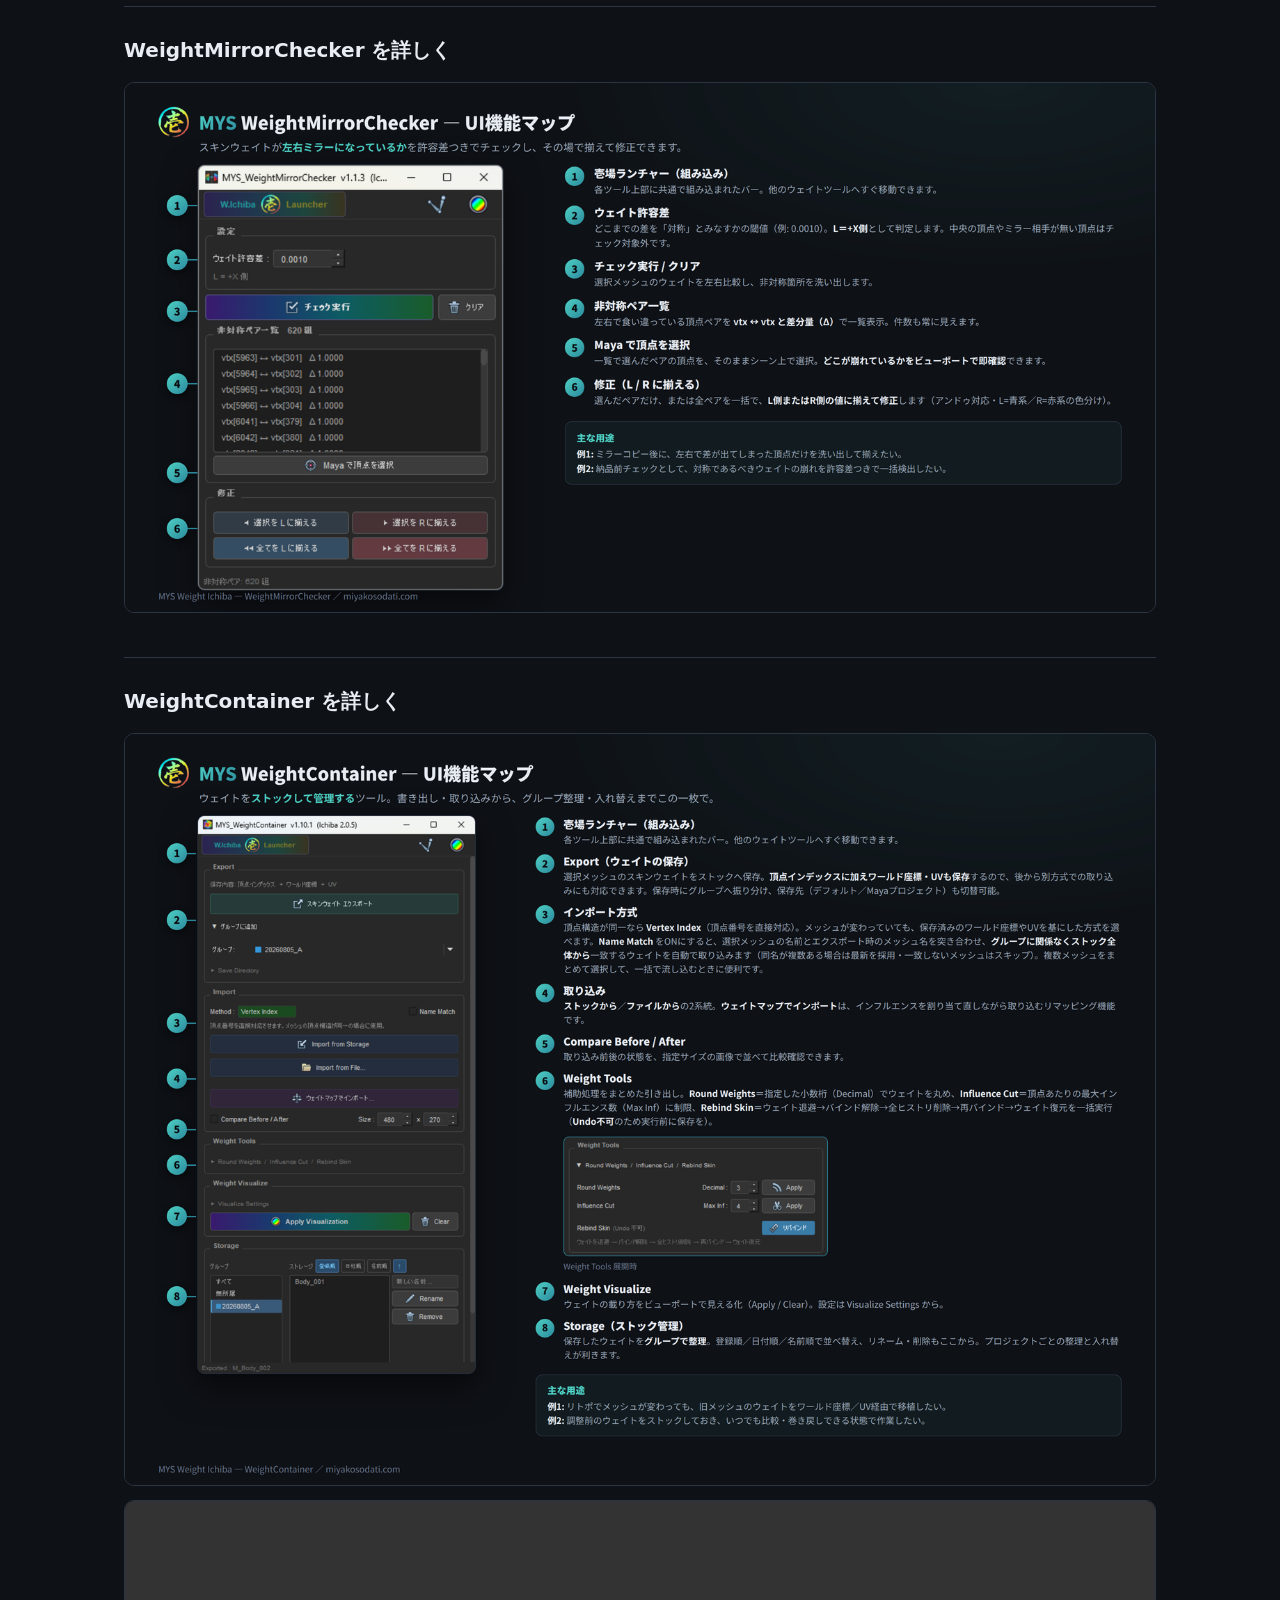
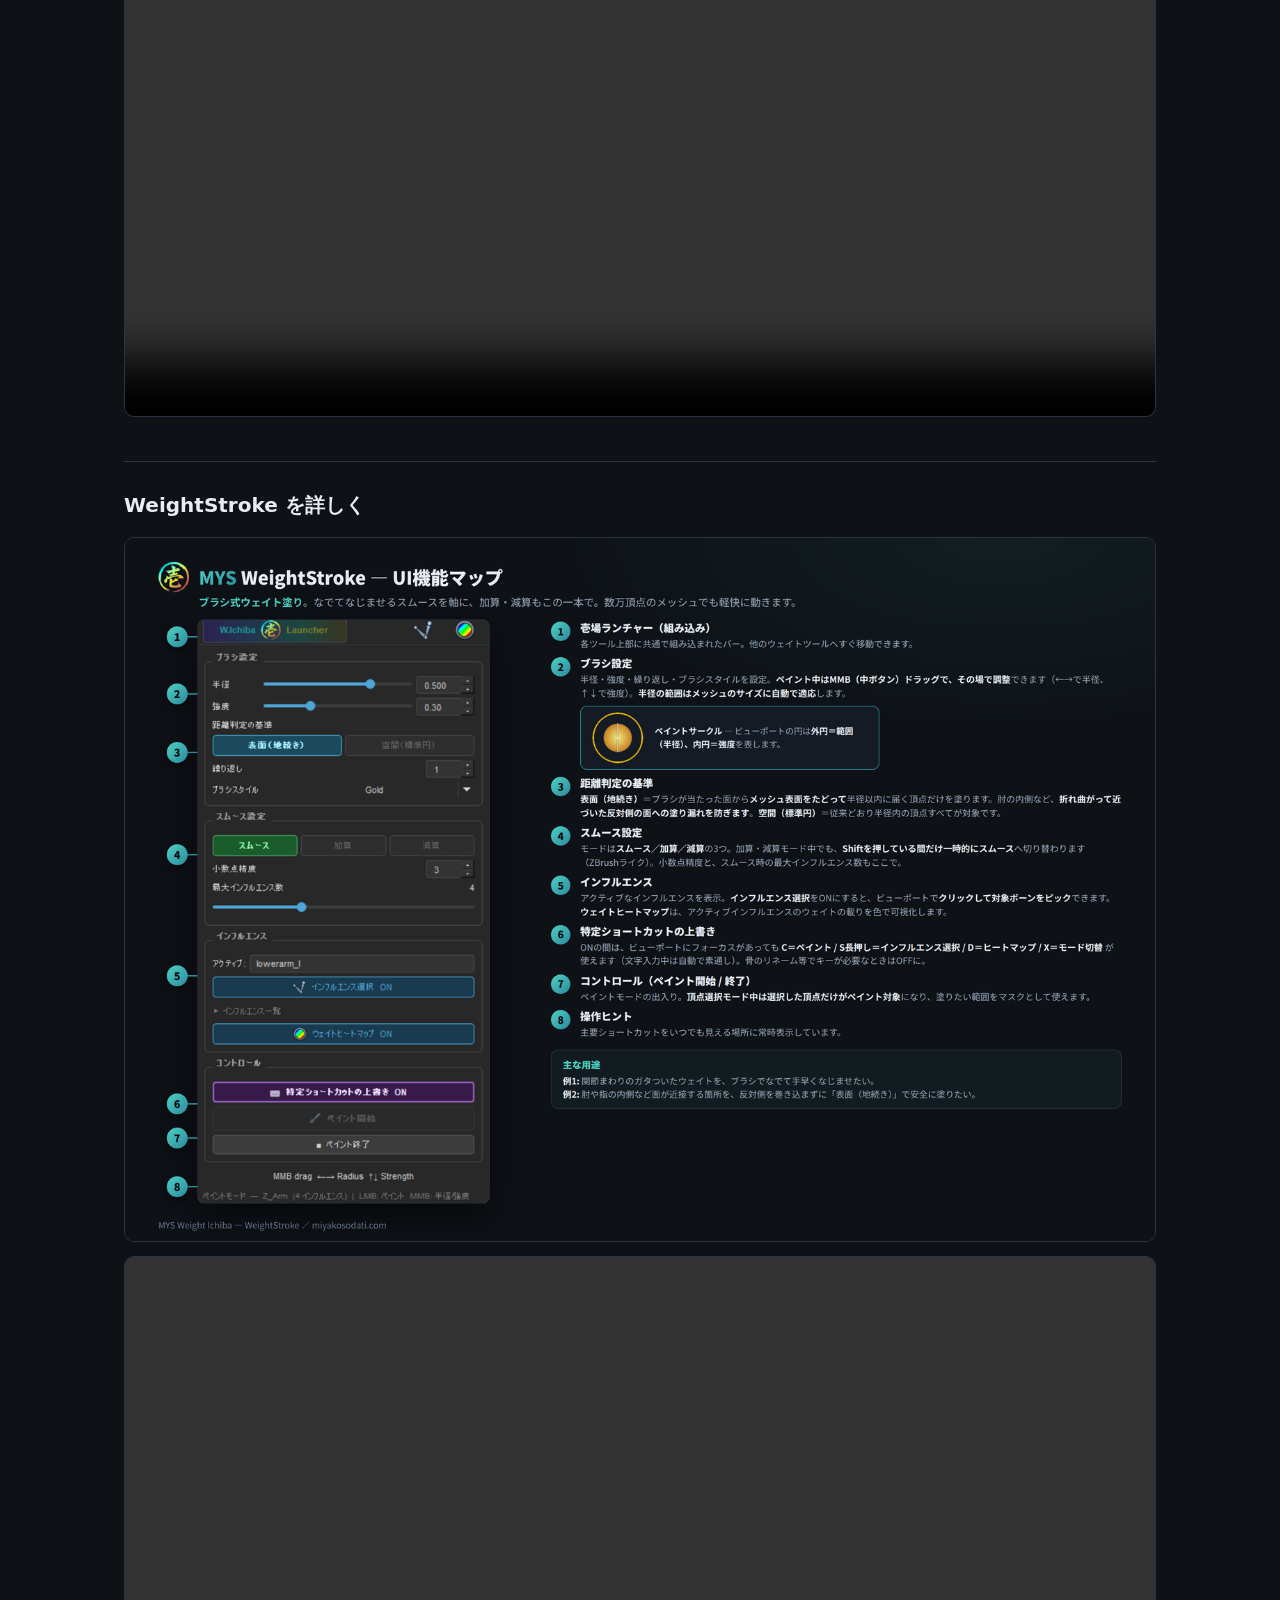
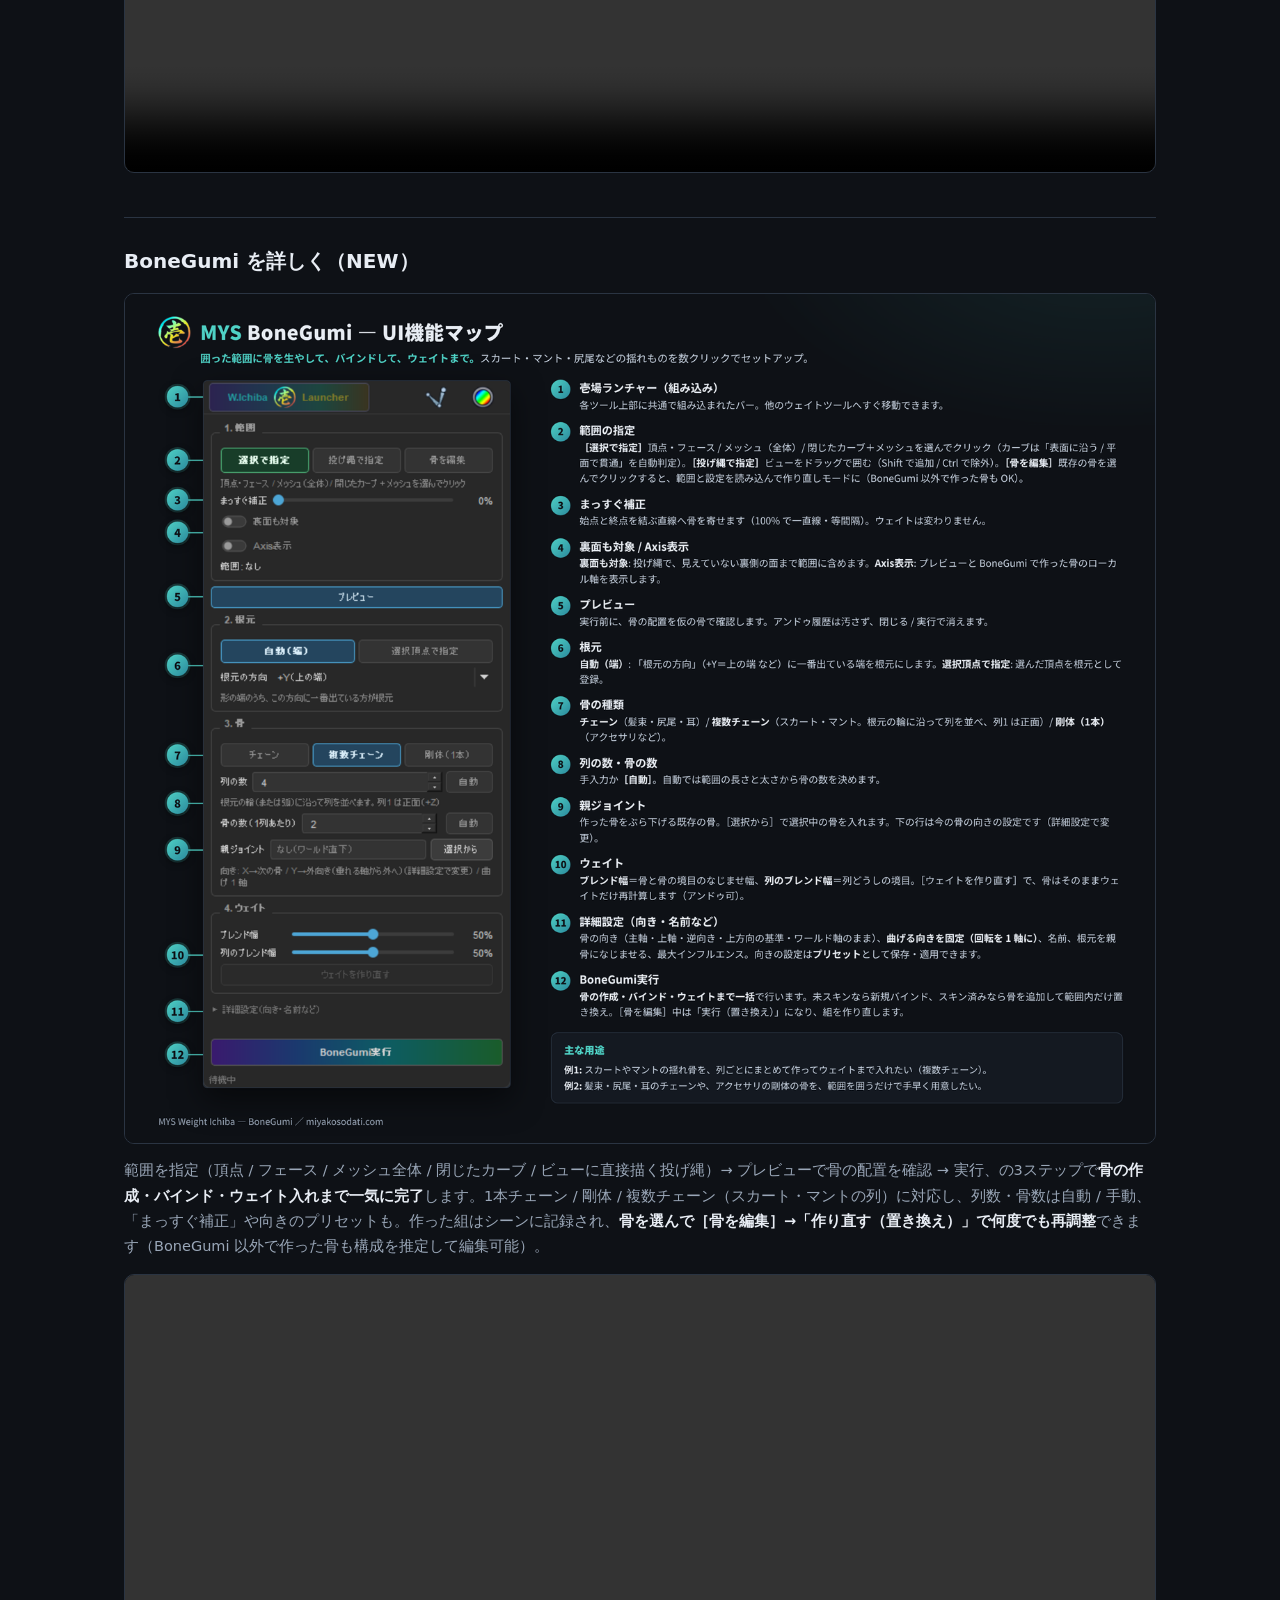
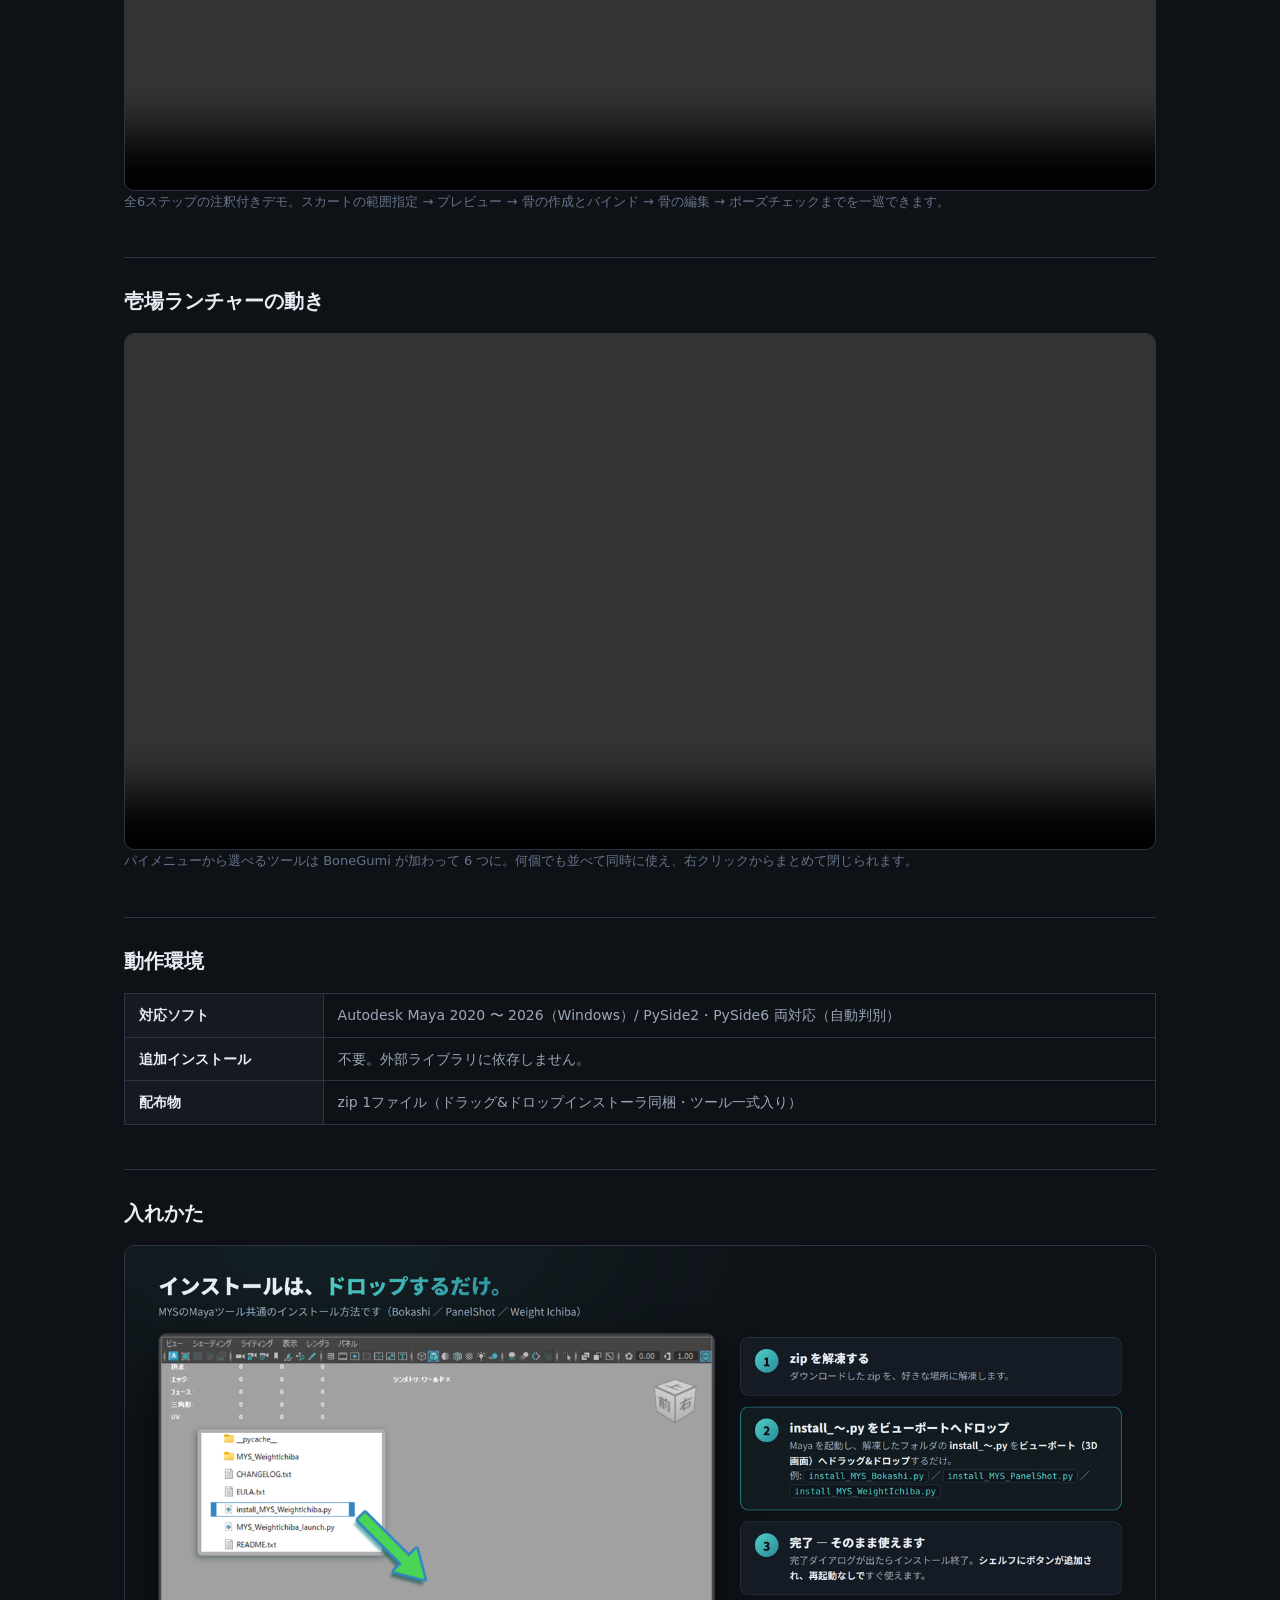
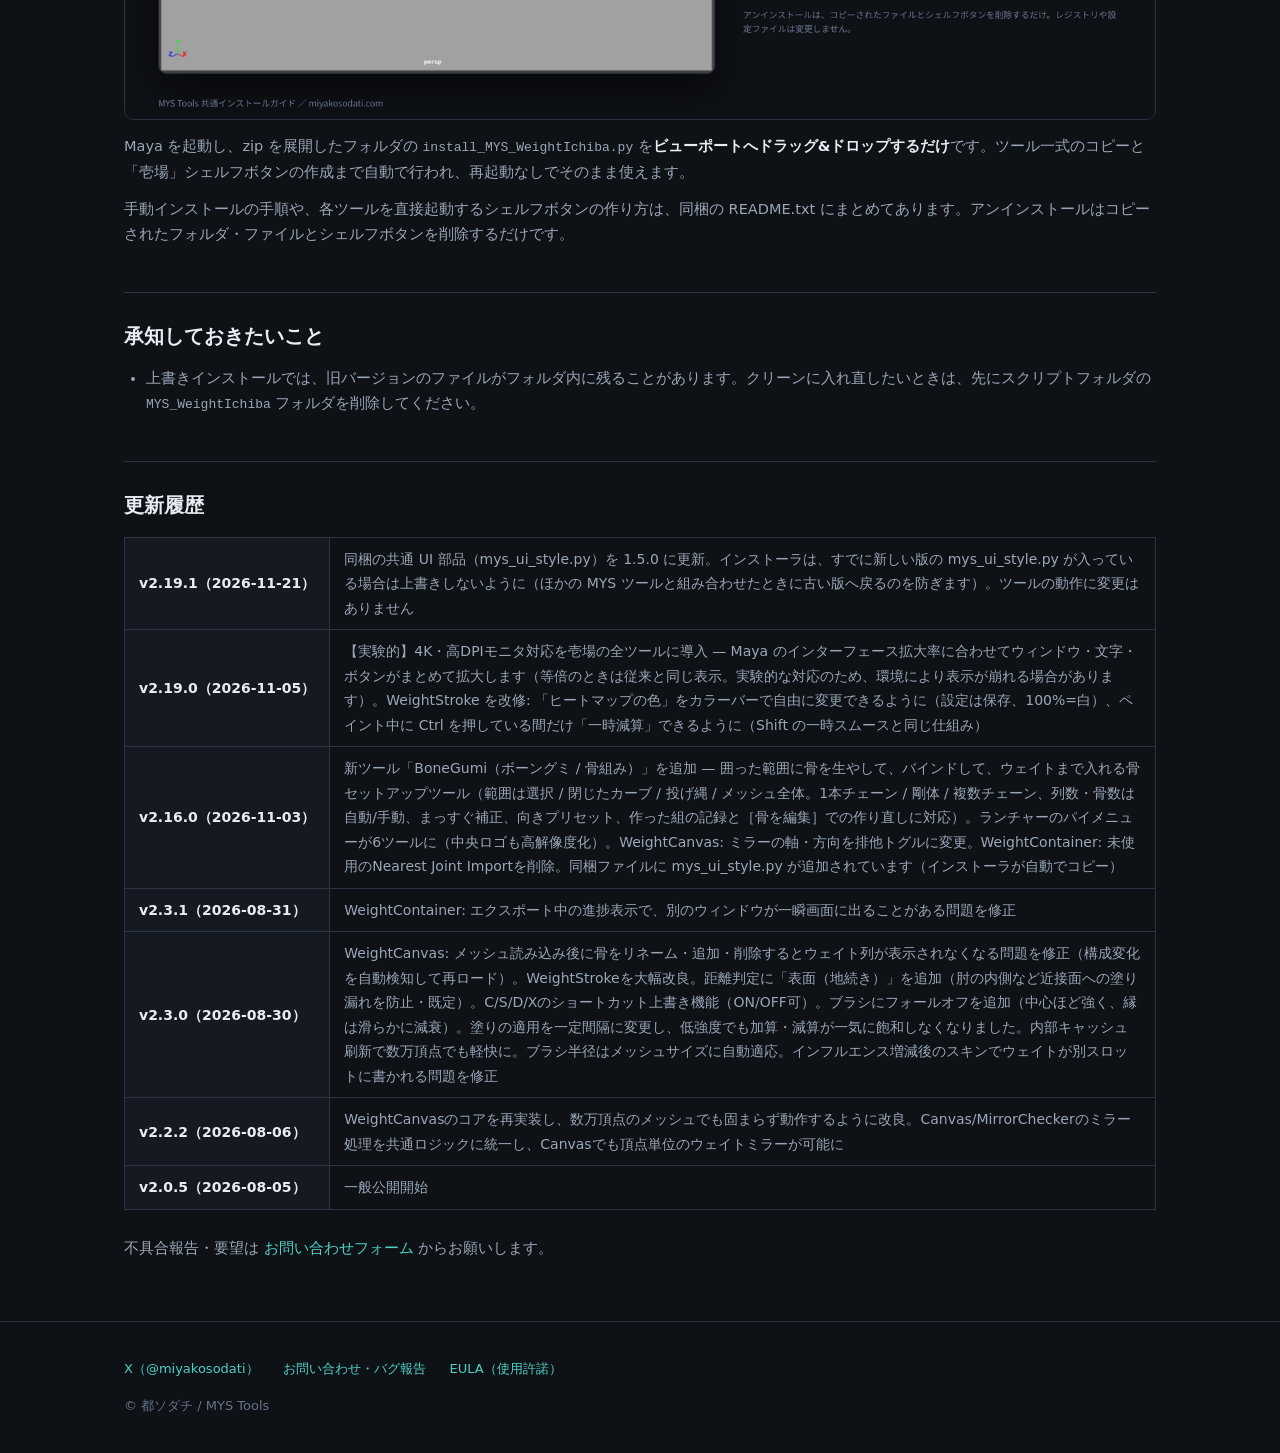
<file: tools/ichiba/index.html>
<!DOCTYPE html>
<html lang="ja">
<head>
<meta charset="UTF-8">
<meta name="viewport" content="width=device-width, initial-scale=1.0">
<title>MYS Weight Ichiba（壱場） — スキンウェイト作業ツール一式 | MYS Tools</title>
<meta name="description" content="ブラシ塗り・ウェイト統一・テーブル編集・ウェイト管理・ミラーチェックの5つの主要機能を、壱場ランチャーから起動できるMaya用無償ツールセット。商用利用可。">
<meta property="og:title" content="MYS Weight Ichiba — 散らばった道具を、一つの市場へ。">
<meta property="og:description" content="ブラシ塗り/ウェイト統一/テーブル編集/ウェイト管理/ミラーチェックの5つの主要機能を、ランチャー及び各ツール上部からいつでも呼び出し。Maya 2020–2026対応の無償ツールセット。">
<meta property="og:url" content="https://miyakosodati.com/tools/ichiba/">
<meta property="og:image" content="https://miyakosodati.com/assets/img/ichiba/summary.png">
<meta name="twitter:card" content="summary_large_image">
<link rel="stylesheet" href="/assets/site.css">
<!-- Cloudflare Web Analytics --><script type='module' src='https://static.cloudflareinsights.com/beacon.min.js' data-cf-beacon='{"token": "b096f287224a4452a22c2d17e1492876"}'></script><!-- End Cloudflare Web Analytics -->
</head>
<body>

<header class="site">
  <div class="wrap nav">
    <a class="logo" href="/"><span>MYS</span> Tools</a>
    <a class="item" href="/#tools">ツール</a>
    <a class="item" href="/eula/">EULA</a>
    <a class="item" href="/contact/">お問い合わせ</a>
  </div>
</header>

<div class="wrap tool-body">

  <div class="tool-head">
    <div class="crumb"><a href="/">MYS Tools</a> / Weight Ichiba</div>
    <h1>MYS Weight Ichiba（壱場） <span style="font-size:16px;color:var(--tx3)">v2.19.1</span></h1>
    <div class="tag">スキンウェイト作業ツール一式 — 5つの主要機能を、ランチャー及び各ツール上部からいつでも呼び出し</div>
    <div class="badges">
      <span class="bd dcc">Maya 2020–2026</span>
      <span class="bd">Windows</span>
      <span class="bd">外部依存なし</span>
      <span class="bd">無償・商用利用可</span>
    </div>
    <div class="dl-row">
      <a class="dl-btn" href="https://github.com/miyakosodati/miyakosodati.github.io/releases/download/ichiba-v2.19.1/MYS_WeightIchiba_v2.19.1.zip">ダウンロード（v2.19.1）</a>
      <div class="dl-note">ダウンロード・使用により<a href="/eula/">使用許諾契約（EULA）</a>に同意したものとみなされます。社外への再配布はできません。</div>
    </div>
    <div style="margin-top:12px;font-size:13px;color:var(--tx2);border:1px solid #2a3442;border-left:3px solid #4fd1c5;border-radius:6px;background:rgba(26,33,44,.5);padding:9px 13px;line-height:1.65"><strong style="color:#4fd1c5">最新の更新（v2.19.1 / 2026-11-21）</strong>　同梱の共通 UI 部品（mys_ui_style.py）を 1.5.0 に更新しました。ほかの MYS ツールと一緒に入れても、新しい版が古い版で上書きされないようになりました（ツールの動作は変わりません）。 <a href="#history">→ 更新履歴</a></div>
  </div>

  <img class="figure" src="/assets/img/ichiba/summary.png" alt="MYS Weight Ichiba — 散らばった道具を、一つの市場へ。">

  <h2 class="sec">収録ツール</h2>
  <ul>
    <li><strong>壱場ランチャー</strong> — 全ツールの入口。ビューポートの邪魔をしない小さな常駐バーで、各ツールの上部にも組み込まれており、どこからでも相互に呼び出せます。</li>
    <li><strong>WeightStroke</strong> — ブラシ式ウェイト塗り。ストロークでなじませながら塗れます。「表面（地続き）」判定で、折れ曲がって近づいた面への塗り漏れも防げます。</li>
    <li><strong>WeightRoller</strong> — 選択頂点をスライダーで<strong>瞬時に統一</strong>。ドラッグ中は統一結果がリアルタイムにビューポートへ反映され、離した瞬間に確定します。1頂点ずつのコピー&amp;ペーストは、もう不要です。</li>
    <li><strong>WeightCanvas</strong> — ウェイトのテーブル表示 / 編集。Roller機能も組み込まれており、数値入力からスライダー調整まで手頃に行えます。</li>
    <li><strong>WeightContainer</strong> — ウェイトをストックして、エクスポート / インポートはもちろん、グループ管理や入れ替え機能も完備。</li>
    <li><strong>WeightMirrorChecker</strong> — 左右ミラーの差分チェック。対称崩れを素早く発見します。</li>
    <li><strong>BoneGumi（ボーングミ / 骨組み）<span style="color:var(--ac)">NEW</span></strong> — 囲った範囲に骨を生やして、バインドして、ウェイトまで入れる骨セットアップツール。スカート・マント・尻尾などの揺れものを数クリックでセットアップできます。</li>
  </ul>

  <img class="figure" src="/assets/img/ichiba/toolmap.png" alt="MYS Weight Ichiba 収録ツール一覧">

  <h2 class="sec">WeightRoller を詳しく（目玉機能）</h2>
  <img class="figure" src="/assets/img/ichiba/uimap-roller.png" alt="MYS WeightRoller UI機能マップ — スライダーで選択頂点のウェイトを瞬時に統一">
  <video class="figure" src="/assets/img/ichiba/demo-roller.mp4" autoplay loop muted playsinline controls></video>
  <h2 class="sec">WeightCanvas を詳しく</h2>
  <img class="figure" src="/assets/img/ichiba/uimap-canvas.png" alt="MYS WeightCanvas UI機能マップ — ウェイトテーブル表示/編集">
  <video class="figure" src="/assets/img/ichiba/demo-canvas.mp4" autoplay loop muted playsinline controls></video>

  <h2 class="sec">WeightMirrorChecker を詳しく</h2>
  <img class="figure" src="/assets/img/ichiba/uimap-mirrorchecker.png" alt="MYS WeightMirrorChecker UI機能マップ — 左右ミラーの差分チェックと修正">
  <h2 class="sec">WeightContainer を詳しく</h2>
  <img class="figure" src="/assets/img/ichiba/uimap-container.png" alt="MYS WeightContainer UI機能マップ — ウェイトのストック管理/エクスポート/インポート">
  <video class="figure" src="/assets/img/ichiba/demo-container.mp4" autoplay loop muted playsinline controls></video>
  <h2 class="sec">WeightStroke を詳しく</h2>
  <img class="figure" src="/assets/img/ichiba/uimap-stroke.png" alt="MYS WeightStroke UI機能マップ — ブラシ式ウェイト塗り">
  <video class="figure" src="/assets/img/ichiba/demo-stroke.mp4" autoplay loop muted playsinline controls></video>

  <h2 class="sec">BoneGumi を詳しく（NEW）</h2>
  <img class="figure" src="/assets/img/ichiba/uimap-bonegumi.png" alt="MYS BoneGumi UI機能マップ — 囲った範囲に骨を生やして、バインドして、ウェイトまで">
  <p>範囲を指定（頂点 / フェース / メッシュ全体 / 閉じたカーブ / ビューに直接描く投げ縄）→ プレビューで骨の配置を確認 → 実行、の3ステップで<strong>骨の作成・バインド・ウェイト入れまで一気に完了</strong>します。1本チェーン / 剛体 / 複数チェーン（スカート・マントの列）に対応し、列数・骨数は自動 / 手動、「まっすぐ補正」や向きのプリセットも。作った組はシーンに記録され、<strong>骨を選んで［骨を編集］→「作り直す（置き換え）」で何度でも再調整</strong>できます（BoneGumi 以外で作った骨も構成を推定して編集可能）。</p>
  <video class="figure" src="/assets/img/ichiba/demo-bonegumi.mp4" autoplay loop muted playsinline controls></video>
  <p style="font-size:13px;color:var(--tx3);margin-top:-14px">全6ステップの注釈付きデモ。スカートの範囲指定 → プレビュー → 骨の作成とバインド → 骨の編集 → ポーズチェックまでを一巡できます。</p>

  <h2 class="sec">壱場ランチャーの動き</h2>
  <video class="figure" src="/assets/img/ichiba/demo-launcher.mp4" autoplay loop muted playsinline controls></video>
  <p style="font-size:13px;color:var(--tx3);margin-top:-14px">パイメニューから選べるツールは BoneGumi が加わって 6 つに。何個でも並べて同時に使え、右クリックからまとめて閉じられます。</p>

  <h2 class="sec">動作環境</h2>
  <table class="spec">
    <tr><th>対応ソフト</th><td>Autodesk Maya 2020 〜 2026（Windows）/ PySide2・PySide6 両対応（自動判別）</td></tr>
    <tr><th>追加インストール</th><td>不要。外部ライブラリに依存しません。</td></tr>
    <tr><th>配布物</th><td>zip 1ファイル（ドラッグ&ドロップインストーラ同梱・ツール一式入り）</td></tr>
  </table>

  <h2 class="sec">入れかた</h2>
  <img class="figure" src="/assets/img/common/install-guide.png" alt="MYS Mayaツール共通インストールガイド — install_～.py をビューポートへドラッグ&amp;ドロップするだけ">
  <p>Maya を起動し、zip を展開したフォルダの <code>install_MYS_WeightIchiba.py</code> を<strong>ビューポートへドラッグ&amp;ドロップするだけ</strong>です。ツール一式のコピーと「壱場」シェルフボタンの作成まで自動で行われ、再起動なしでそのまま使えます。</p>
  <p>手動インストールの手順や、各ツールを直接起動するシェルフボタンの作り方は、同梱の README.txt にまとめてあります。アンインストールはコピーされたフォルダ・ファイルとシェルフボタンを削除するだけです。</p>

  <h2 class="sec">承知しておきたいこと</h2>
  <ul>
    <li>上書きインストールでは、旧バージョンのファイルがフォルダ内に残ることがあります。クリーンに入れ直したいときは、先にスクリプトフォルダの <code>MYS_WeightIchiba</code> フォルダを削除してください。</li>
  </ul>

  <h2 class="sec" id="history">更新履歴</h2>
  <table class="spec">
    <tr><th>v2.19.1（2026-11-21）</th><td>同梱の共通 UI 部品（mys_ui_style.py）を 1.5.0 に更新。インストーラは、すでに新しい版の mys_ui_style.py が入っている場合は上書きしないように（ほかの MYS ツールと組み合わせたときに古い版へ戻るのを防ぎます）。ツールの動作に変更はありません</td></tr>
    <tr><th>v2.19.0（2026-11-05）</th><td>【実験的】4K・高DPIモニタ対応を壱場の全ツールに導入 — Maya のインターフェース拡大率に合わせてウィンドウ・文字・ボタンがまとめて拡大します（等倍のときは従来と同じ表示。実験的な対応のため、環境により表示が崩れる場合があります）。WeightStroke を改修: 「ヒートマップの色」をカラーバーで自由に変更できるように（設定は保存、100%=白）、ペイント中に Ctrl を押している間だけ「一時減算」できるように（Shift の一時スムースと同じ仕組み）</td></tr>
    <tr><th>v2.16.0（2026-11-03）</th><td>新ツール「BoneGumi（ボーングミ / 骨組み）」を追加 — 囲った範囲に骨を生やして、バインドして、ウェイトまで入れる骨セットアップツール（範囲は選択 / 閉じたカーブ / 投げ縄 / メッシュ全体。1本チェーン / 剛体 / 複数チェーン、列数・骨数は自動/手動、まっすぐ補正、向きプリセット、作った組の記録と［骨を編集］での作り直しに対応）。ランチャーのパイメニューが6ツールに（中央ロゴも高解像度化）。WeightCanvas: ミラーの軸・方向を排他トグルに変更。WeightContainer: 未使用のNearest Joint Importを削除。同梱ファイルに mys_ui_style.py が追加されています（インストーラが自動でコピー）</td></tr>
    <tr><th>v2.3.1（2026-08-31）</th><td>WeightContainer: エクスポート中の進捗表示で、別のウィンドウが一瞬画面に出ることがある問題を修正</td></tr>
    <tr><th>v2.3.0（2026-08-30）</th><td>WeightCanvas: メッシュ読み込み後に骨をリネーム・追加・削除するとウェイト列が表示されなくなる問題を修正（構成変化を自動検知して再ロード）。WeightStrokeを大幅改良。距離判定に「表面（地続き）」を追加（肘の内側など近接面への塗り漏れを防止・既定）。C/S/D/Xのショートカット上書き機能（ON/OFF可）。ブラシにフォールオフを追加（中心ほど強く、縁は滑らかに減衰）。塗りの適用を一定間隔に変更し、低強度でも加算・減算が一気に飽和しなくなりました。内部キャッシュ刷新で数万頂点でも軽快に。ブラシ半径はメッシュサイズに自動適応。インフルエンス増減後のスキンでウェイトが別スロットに書かれる問題を修正</td></tr>
    <tr><th>v2.2.2（2026-08-06）</th><td>WeightCanvasのコアを再実装し、数万頂点のメッシュでも固まらず動作するように改良。Canvas/MirrorCheckerのミラー処理を共通ロジックに統一し、Canvasでも頂点単位のウェイトミラーが可能に</td></tr>
    <tr><th>v2.0.5（2026-08-05）</th><td>一般公開開始</td></tr>
  </table>

  <p style="margin-top:26px">不具合報告・要望は <a href="/contact/">お問い合わせフォーム</a> からお願いします。</p>
</div>

<footer class="site">
  <div class="wrap">
    <div class="fl">
      <a href="https://x.com/miyakosodati">X（@miyakosodati）</a>
      <a href="/contact/">お問い合わせ・バグ報告</a>
      <a href="/eula/">EULA（使用許諾）</a>
    </div>
    © 都ソダチ / MYS Tools
  </div>
</footer>

</body>
</html>
</file>
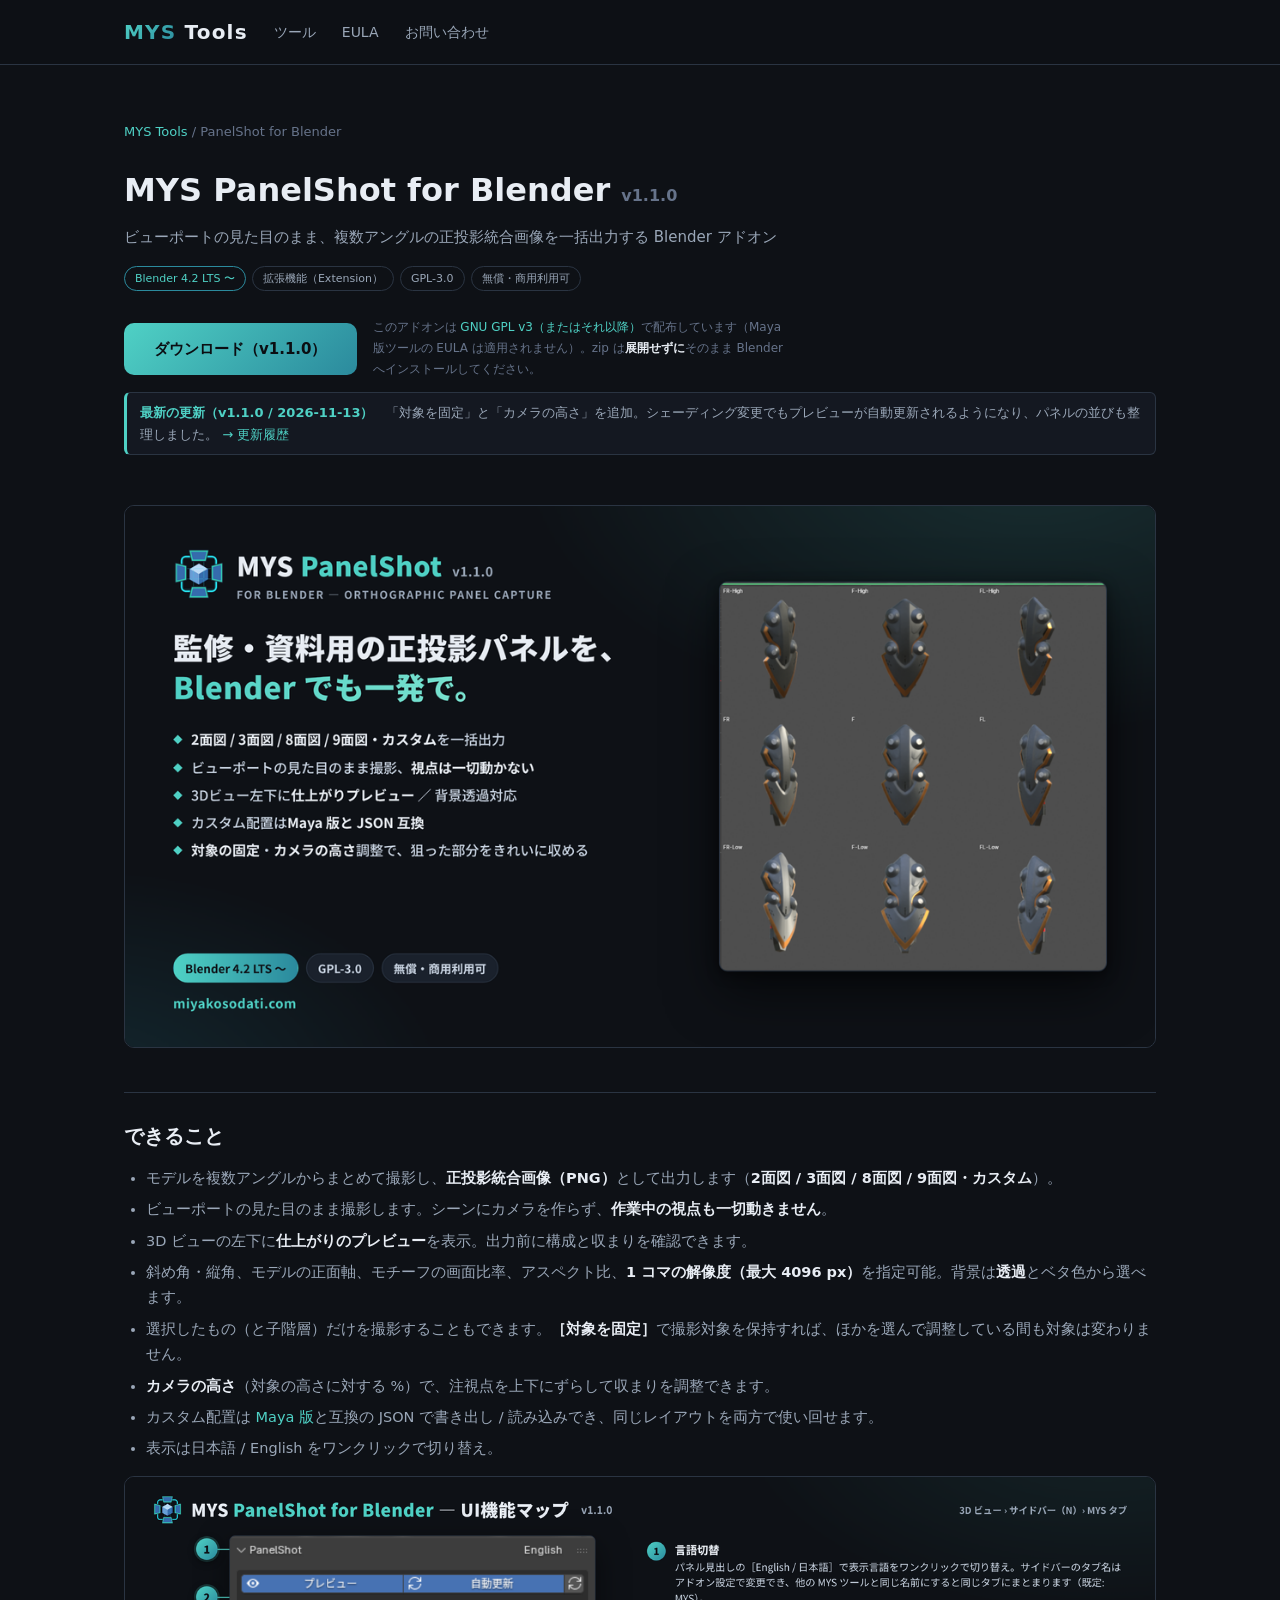
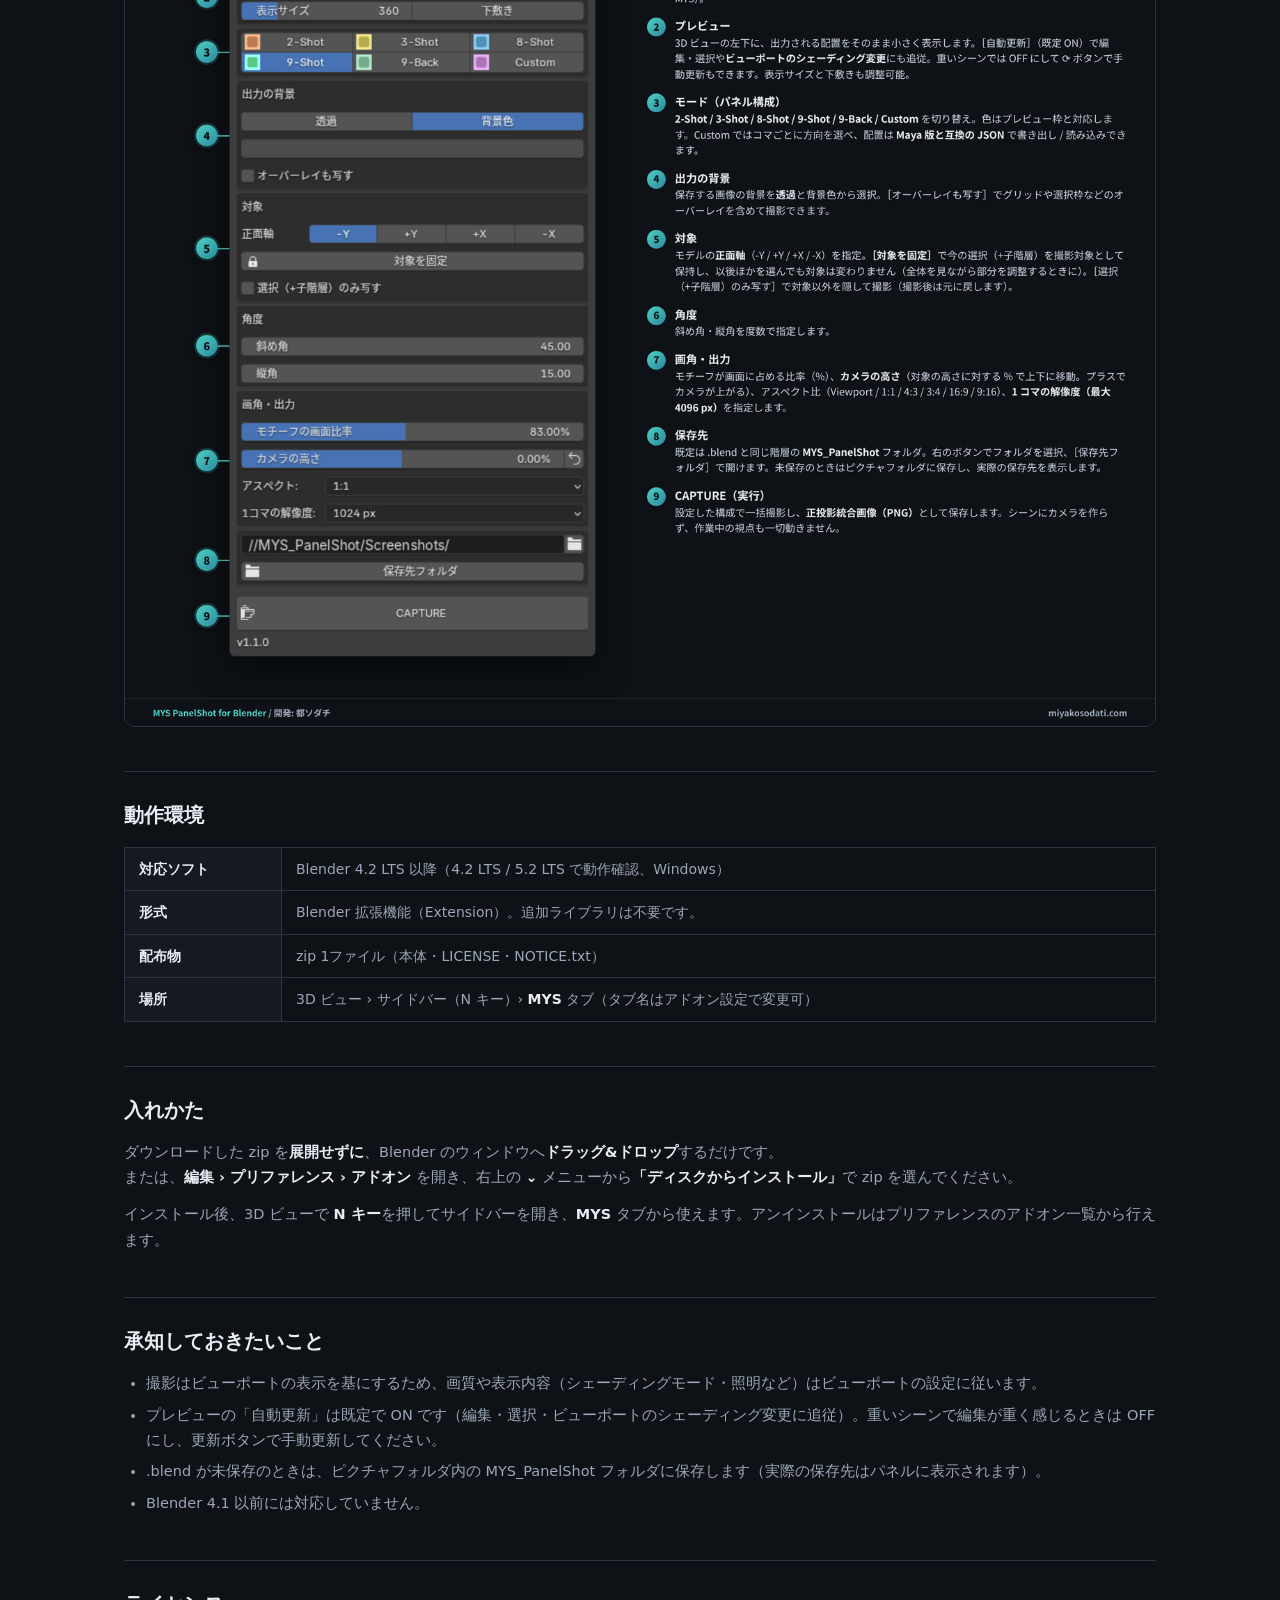
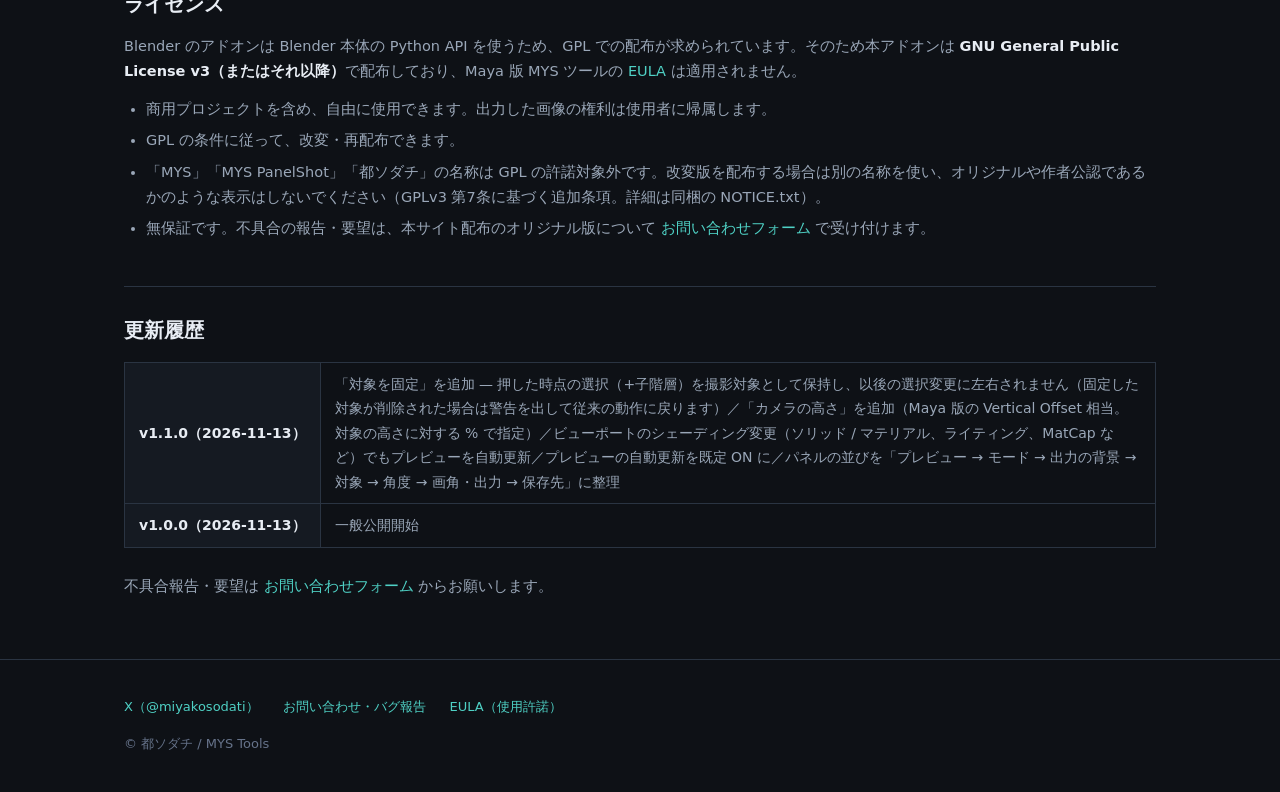
<file: tools/panelshot-blender/index.html>
<!DOCTYPE html>
<html lang="ja">
<head>
<meta charset="UTF-8">
<meta name="viewport" content="width=device-width, initial-scale=1.0">
<title>MYS PanelShot for Blender — 正投影パネルを Blender でも一発出力 | MYS Tools</title>
<meta name="description" content="Blender のビューポートの見た目のまま、複数アングルの正投影統合画像を一括出力する無償アドオン。2面図/3面図/8面図/9面図・カスタム対応、背景透過可。Blender 4.2 LTS 以降、GPL-3.0。">
<meta property="og:title" content="MYS PanelShot for Blender — 監修・資料用の正投影パネルを、Blender でも一発で。">
<meta property="og:description" content="2面図/3面図/8面図/9面図・カスタムの統合画像を一括出力。視点を動かさず撮影、3Dビューにプレビュー、背景透過対応。Blender 4.2 LTS 以降の無償アドオン（GPL-3.0）。">
<meta property="og:url" content="https://miyakosodati.com/tools/panelshot-blender/">
<meta property="og:image" content="https://miyakosodati.com/assets/img/panelshot-blender/summary.png">
<meta name="twitter:card" content="summary_large_image">
<link rel="stylesheet" href="/assets/site.css">
<!-- Cloudflare Web Analytics --><script type='module' src='https://static.cloudflareinsights.com/beacon.min.js' data-cf-beacon='{"token": "b096f287224a4452a22c2d17e1492876"}'></script><!-- End Cloudflare Web Analytics -->
</head>
<body>

<header class="site">
  <div class="wrap nav">
    <a class="logo" href="/"><span>MYS</span> Tools</a>
    <a class="item" href="/#tools">ツール</a>
    <a class="item" href="/eula/">EULA</a>
    <a class="item" href="/contact/">お問い合わせ</a>
  </div>
</header>

<div class="wrap tool-body">

  <div class="tool-head">
    <div class="crumb"><a href="/">MYS Tools</a> / PanelShot for Blender</div>
    <h1>MYS PanelShot for Blender <span style="font-size:16px;color:var(--tx3)">v1.1.0</span></h1>
    <div class="tag">ビューポートの見た目のまま、複数アングルの正投影統合画像を一括出力する Blender アドオン</div>
    <div class="badges">
      <span class="bd dcc">Blender 4.2 LTS 〜</span>
      <span class="bd">拡張機能（Extension）</span>
      <span class="bd">GPL-3.0</span>
      <span class="bd">無償・商用利用可</span>
    </div>
    <div class="dl-row">
      <a class="dl-btn" href="https://github.com/miyakosodati/miyakosodati.github.io/releases/download/panelshot-blender-v1.1.0/mys_panelshot-1.1.0.zip">ダウンロード（v1.1.0）</a>
      <div class="dl-note">このアドオンは <a href="#license">GNU GPL v3（またはそれ以降）</a>で配布しています（Maya 版ツールの EULA は適用されません）。zip は<strong>展開せずに</strong>そのまま Blender へインストールしてください。</div>
    </div>
    <div style="margin-top:12px;font-size:13px;color:var(--tx2);border:1px solid #2a3442;border-left:3px solid #4fd1c5;border-radius:6px;background:rgba(26,33,44,.5);padding:9px 13px;line-height:1.65"><strong style="color:#4fd1c5">最新の更新（v1.1.0 / 2026-11-13）</strong>　「対象を固定」と「カメラの高さ」を追加。シェーディング変更でもプレビューが自動更新されるようになり、パネルの並びも整理しました。 <a href="#history">→ 更新履歴</a></div>
  </div>

  <img class="figure" src="/assets/img/panelshot-blender/summary.png" alt="MYS PanelShot for Blender — 監修・資料用の正投影パネルを、Blender でも一発で。">

  <h2 class="sec">できること</h2>
  <ul>
    <li>モデルを複数アングルからまとめて撮影し、<strong>正投影統合画像（PNG）</strong>として出力します（<strong>2面図 / 3面図 / 8面図 / 9面図・カスタム</strong>）。</li>
    <li>ビューポートの見た目のまま撮影します。シーンにカメラを作らず、<strong>作業中の視点も一切動きません</strong>。</li>
    <li>3D ビューの左下に<strong>仕上がりのプレビュー</strong>を表示。出力前に構成と収まりを確認できます。</li>
    <li>斜め角・縦角、モデルの正面軸、モチーフの画面比率、アスペクト比、<strong>1 コマの解像度（最大 4096 px）</strong>を指定可能。背景は<strong>透過</strong>とベタ色から選べます。</li>
    <li>選択したもの（と子階層）だけを撮影することもできます。<strong>［対象を固定］</strong>で撮影対象を保持すれば、ほかを選んで調整している間も対象は変わりません。</li>
    <li><strong>カメラの高さ</strong>（対象の高さに対する %）で、注視点を上下にずらして収まりを調整できます。</li>
    <li>カスタム配置は <a href="/tools/panelshot/">Maya 版</a>と互換の JSON で書き出し / 読み込みでき、同じレイアウトを両方で使い回せます。</li>
    <li>表示は日本語 / English をワンクリックで切り替え。</li>
  </ul>

  <img class="figure" src="/assets/img/panelshot-blender/uimap.png" alt="MYS PanelShot for Blender UI機能マップ — 各セクションの役割">

  <h2 class="sec">動作環境</h2>
  <table class="spec">
    <tr><th>対応ソフト</th><td>Blender 4.2 LTS 以降（4.2 LTS / 5.2 LTS で動作確認、Windows）</td></tr>
    <tr><th>形式</th><td>Blender 拡張機能（Extension）。追加ライブラリは不要です。</td></tr>
    <tr><th>配布物</th><td>zip 1ファイル（本体・LICENSE・NOTICE.txt）</td></tr>
    <tr><th>場所</th><td>3D ビュー › サイドバー（N キー）› <strong>MYS</strong> タブ（タブ名はアドオン設定で変更可）</td></tr>
  </table>

  <h2 class="sec">入れかた</h2>
  <p>ダウンロードした zip を<strong>展開せずに</strong>、Blender のウィンドウへ<strong>ドラッグ&amp;ドロップ</strong>するだけです。<br>
  または、<strong>編集 › プリファレンス › アドオン</strong> を開き、右上の <strong>⌄</strong> メニューから<strong>「ディスクからインストール」</strong>で zip を選んでください。</p>
  <p>インストール後、3D ビューで <strong>N キー</strong>を押してサイドバーを開き、<strong>MYS</strong> タブから使えます。アンインストールはプリファレンスのアドオン一覧から行えます。</p>

  <h2 class="sec">承知しておきたいこと</h2>
  <ul>
    <li>撮影はビューポートの表示を基にするため、画質や表示内容（シェーディングモード・照明など）はビューポートの設定に従います。</li>
    <li>プレビューの「自動更新」は既定で ON です（編集・選択・ビューポートのシェーディング変更に追従）。重いシーンで編集が重く感じるときは OFF にし、更新ボタンで手動更新してください。</li>
    <li>.blend が未保存のときは、ピクチャフォルダ内の MYS_PanelShot フォルダに保存します（実際の保存先はパネルに表示されます）。</li>
    <li>Blender 4.1 以前には対応していません。</li>
  </ul>

  <h2 class="sec" id="license">ライセンス</h2>
  <p>Blender のアドオンは Blender 本体の Python API を使うため、GPL での配布が求められています。そのため本アドオンは <strong>GNU General Public License v3（またはそれ以降）</strong>で配布しており、Maya 版 MYS ツールの <a href="/eula/">EULA</a> は適用されません。</p>
  <ul>
    <li>商用プロジェクトを含め、自由に使用できます。出力した画像の権利は使用者に帰属します。</li>
    <li>GPL の条件に従って、改変・再配布できます。</li>
    <li>「MYS」「MYS PanelShot」「都ソダチ」の名称は GPL の許諾対象外です。改変版を配布する場合は別の名称を使い、オリジナルや作者公認であるかのような表示はしないでください（GPLv3 第7条に基づく追加条項。詳細は同梱の NOTICE.txt）。</li>
    <li>無保証です。不具合の報告・要望は、本サイト配布のオリジナル版について <a href="/contact/">お問い合わせフォーム</a> で受け付けます。</li>
  </ul>

  <h2 class="sec" id="history">更新履歴</h2>
  <table class="spec">
    <tr><th>v1.1.0（2026-11-13）</th><td>「対象を固定」を追加 — 押した時点の選択（+子階層）を撮影対象として保持し、以後の選択変更に左右されません（固定した対象が削除された場合は警告を出して従来の動作に戻ります）／「カメラの高さ」を追加（Maya 版の Vertical Offset 相当。対象の高さに対する % で指定）／ビューポートのシェーディング変更（ソリッド / マテリアル、ライティング、MatCap など）でもプレビューを自動更新／プレビューの自動更新を既定 ON に／パネルの並びを「プレビュー → モード → 出力の背景 → 対象 → 角度 → 画角・出力 → 保存先」に整理</td></tr>
    <tr><th>v1.0.0（2026-11-13）</th><td>一般公開開始</td></tr>
  </table>

  <p style="margin-top:26px">不具合報告・要望は <a href="/contact/">お問い合わせフォーム</a> からお願いします。</p>
</div>

<footer class="site">
  <div class="wrap">
    <div class="fl">
      <a href="https://x.com/miyakosodati">X（@miyakosodati）</a>
      <a href="/contact/">お問い合わせ・バグ報告</a>
      <a href="/eula/">EULA（使用許諾）</a>
    </div>
    © 都ソダチ / MYS Tools
  </div>
</footer>

</body>
</html>
</file>
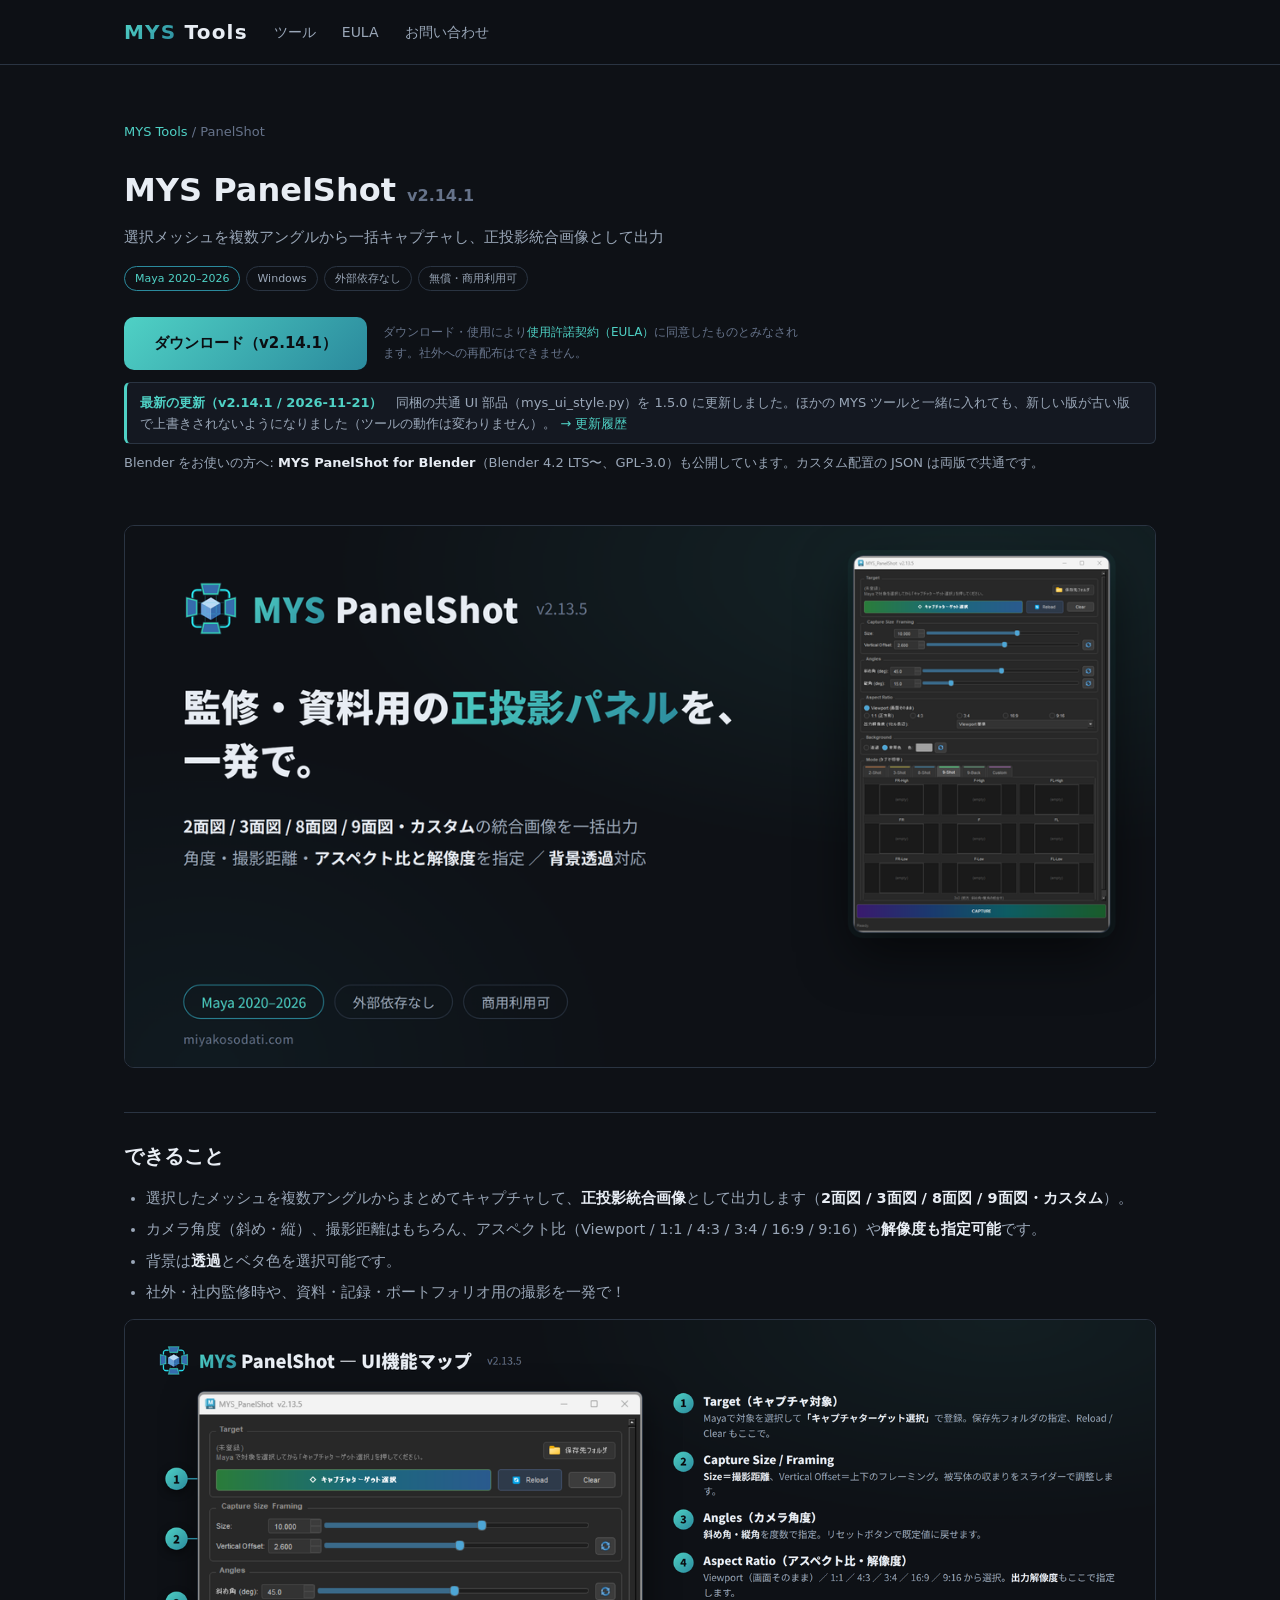
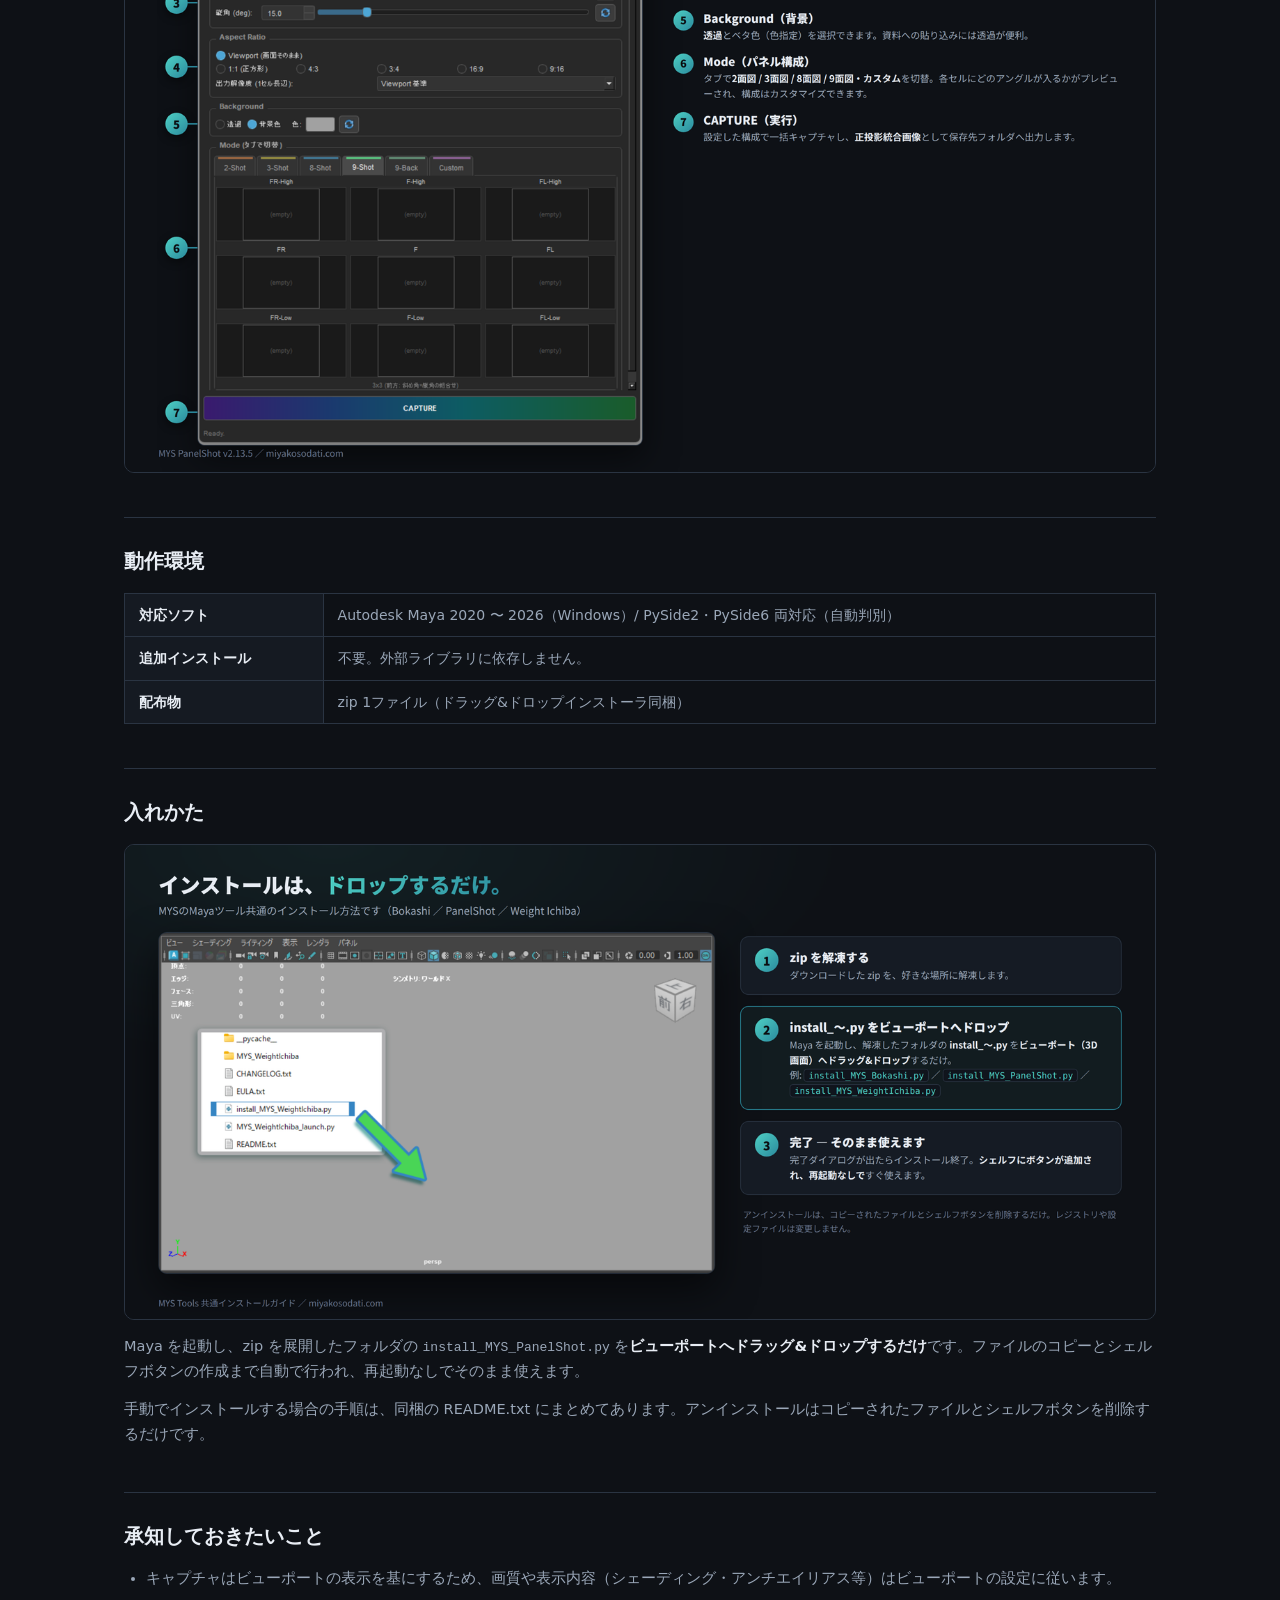
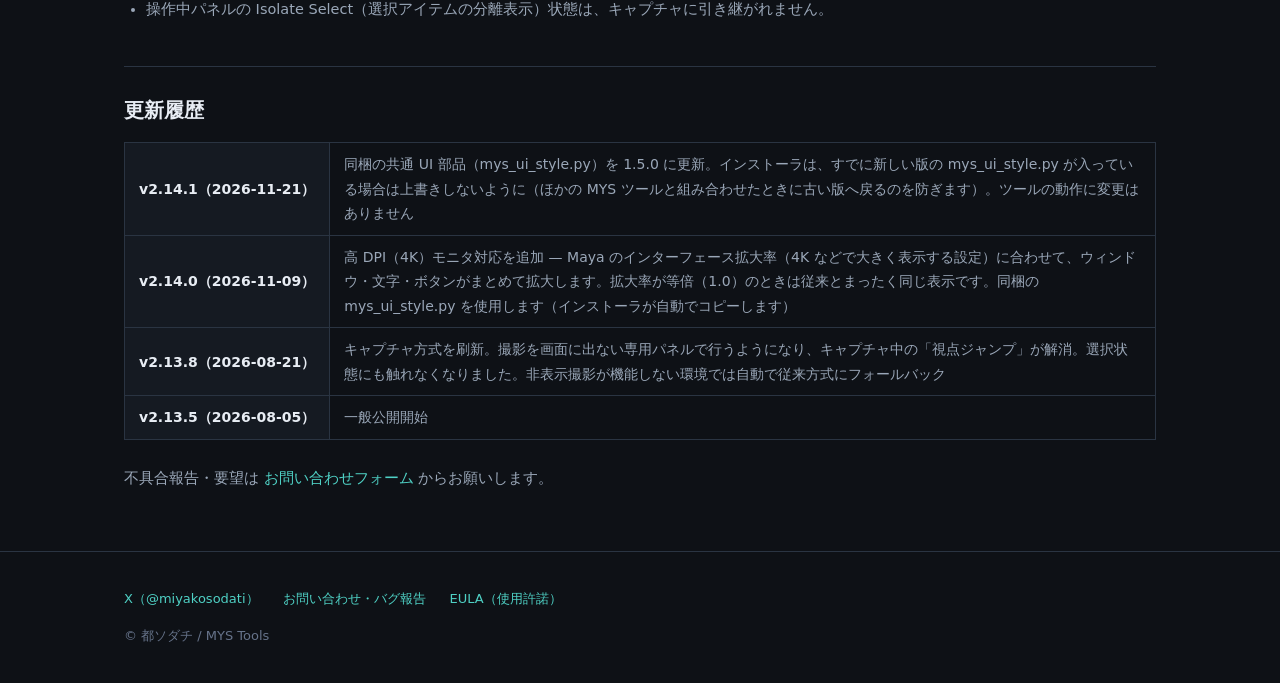
<file: tools/panelshot/index.html>
<!DOCTYPE html>
<html lang="ja">
<head>
<meta charset="UTF-8">
<meta name="viewport" content="width=device-width, initial-scale=1.0">
<title>MYS PanelShot — 監修・資料用の正投影パネルを一発出力 | MYS Tools</title>
<meta name="description" content="選択メッシュを複数アングルから一括キャプチャし、正投影統合画像として出力するMaya用無償ツール。2面図/3面図/8面図/9面図・カスタム対応、背景透過可、商用利用可。">
<meta property="og:title" content="MYS PanelShot — 監修・資料用の正投影パネルを、一発で。">
<meta property="og:description" content="2面図/3面図/8面図/9面図・カスタムの統合画像を一括出力。角度・撮影距離・アスペクト比・解像度指定、背景透過対応。Maya 2020–2026の無償ツール。">
<meta property="og:url" content="https://miyakosodati.com/tools/panelshot/">
<meta property="og:image" content="https://miyakosodati.com/assets/img/panelshot/summary.png">
<meta name="twitter:card" content="summary_large_image">
<link rel="stylesheet" href="/assets/site.css">
<!-- Cloudflare Web Analytics --><script type='module' src='https://static.cloudflareinsights.com/beacon.min.js' data-cf-beacon='{"token": "b096f287224a4452a22c2d17e1492876"}'></script><!-- End Cloudflare Web Analytics -->
</head>
<body>

<header class="site">
  <div class="wrap nav">
    <a class="logo" href="/"><span>MYS</span> Tools</a>
    <a class="item" href="/#tools">ツール</a>
    <a class="item" href="/eula/">EULA</a>
    <a class="item" href="/contact/">お問い合わせ</a>
  </div>
</header>

<div class="wrap tool-body">

  <div class="tool-head">
    <div class="crumb"><a href="/">MYS Tools</a> / PanelShot</div>
    <h1>MYS PanelShot <span style="font-size:16px;color:var(--tx3)">v2.14.1</span></h1>
    <div class="tag">選択メッシュを複数アングルから一括キャプチャし、正投影統合画像として出力</div>
    <div class="badges">
      <span class="bd dcc">Maya 2020–2026</span>
      <span class="bd">Windows</span>
      <span class="bd">外部依存なし</span>
      <span class="bd">無償・商用利用可</span>
    </div>
    <div class="dl-row">
      <a class="dl-btn" href="https://github.com/miyakosodati/miyakosodati.github.io/releases/download/panelshot-v2.14.1/MYS_PanelShot_v2.14.1.zip">ダウンロード（v2.14.1）</a>
      <div class="dl-note">ダウンロード・使用により<a href="/eula/">使用許諾契約（EULA）</a>に同意したものとみなされます。社外への再配布はできません。</div>
    </div>
    <div style="margin-top:12px;font-size:13px;color:var(--tx2);border:1px solid #2a3442;border-left:3px solid #4fd1c5;border-radius:6px;background:rgba(26,33,44,.5);padding:9px 13px;line-height:1.65"><strong style="color:#4fd1c5">最新の更新（v2.14.1 / 2026-11-21）</strong>　同梱の共通 UI 部品（mys_ui_style.py）を 1.5.0 に更新しました。ほかの MYS ツールと一緒に入れても、新しい版が古い版で上書きされないようになりました（ツールの動作は変わりません）。 <a href="#history">→ 更新履歴</a></div>
    <div style="margin-top:8px;font-size:13px;color:var(--tx2)">Blender をお使いの方へ: <a href="/tools/panelshot-blender/"><strong>MYS PanelShot for Blender</strong></a>（Blender 4.2 LTS〜、GPL-3.0）も公開しています。カスタム配置の JSON は両版で共通です。</div>
  </div>

  <img class="figure" src="/assets/img/panelshot/summary.png" alt="MYS PanelShot — 監修・資料用の正投影パネルを、一発で。">

  <h2 class="sec">できること</h2>
  <ul>
    <li>選択したメッシュを複数アングルからまとめてキャプチャして、<strong>正投影統合画像</strong>として出力します（<strong>2面図 / 3面図 / 8面図 / 9面図・カスタム</strong>）。</li>
    <li>カメラ角度（斜め・縦）、撮影距離はもちろん、アスペクト比（Viewport / 1:1 / 4:3 / 3:4 / 16:9 / 9:16）や<strong>解像度も指定可能</strong>です。</li>
    <li>背景は<strong>透過</strong>とベタ色を選択可能です。</li>
    <li>社外・社内監修時や、資料・記録・ポートフォリオ用の撮影を一発で！</li>
  </ul>

  <img class="figure" src="/assets/img/panelshot/uimap.png" alt="MYS PanelShot UI機能マップ — 各セクションの役割">
  <!-- 操作GIFができたらこの下に追加: <img class="figure" src="/assets/img/panelshot/gif-1.gif" alt=""> -->

  <h2 class="sec">動作環境</h2>
  <table class="spec">
    <tr><th>対応ソフト</th><td>Autodesk Maya 2020 〜 2026（Windows）/ PySide2・PySide6 両対応（自動判別）</td></tr>
    <tr><th>追加インストール</th><td>不要。外部ライブラリに依存しません。</td></tr>
    <tr><th>配布物</th><td>zip 1ファイル（ドラッグ&ドロップインストーラ同梱）</td></tr>
  </table>

  <h2 class="sec">入れかた</h2>
  <img class="figure" src="/assets/img/common/install-guide.png" alt="MYS Mayaツール共通インストールガイド — install_～.py をビューポートへドラッグ&amp;ドロップするだけ">
  <p>Maya を起動し、zip を展開したフォルダの <code>install_MYS_PanelShot.py</code> を<strong>ビューポートへドラッグ&amp;ドロップするだけ</strong>です。ファイルのコピーとシェルフボタンの作成まで自動で行われ、再起動なしでそのまま使えます。</p>
  <p>手動でインストールする場合の手順は、同梱の README.txt にまとめてあります。アンインストールはコピーされたファイルとシェルフボタンを削除するだけです。</p>

  <h2 class="sec">承知しておきたいこと</h2>
  <ul>
    <li>キャプチャはビューポートの表示を基にするため、画質や表示内容（シェーディング・アンチエイリアス等）はビューポートの設定に従います。</li>
    <li>操作中パネルの Isolate Select（選択アイテムの分離表示）状態は、キャプチャに引き継がれません。</li>
  </ul>

  <h2 class="sec" id="history">更新履歴</h2>
  <table class="spec">
    <tr><th>v2.14.1（2026-11-21）</th><td>同梱の共通 UI 部品（mys_ui_style.py）を 1.5.0 に更新。インストーラは、すでに新しい版の mys_ui_style.py が入っている場合は上書きしないように（ほかの MYS ツールと組み合わせたときに古い版へ戻るのを防ぎます）。ツールの動作に変更はありません</td></tr>
    <tr><th>v2.14.0（2026-11-09）</th><td>高 DPI（4K）モニタ対応を追加 — Maya のインターフェース拡大率（4K などで大きく表示する設定）に合わせて、ウィンドウ・文字・ボタンがまとめて拡大します。拡大率が等倍（1.0）のときは従来とまったく同じ表示です。同梱の mys_ui_style.py を使用します（インストーラが自動でコピーします）</td></tr>
    <tr><th>v2.13.8（2026-08-21）</th><td>キャプチャ方式を刷新。撮影を画面に出ない専用パネルで行うようになり、キャプチャ中の「視点ジャンプ」が解消。選択状態にも触れなくなりました。非表示撮影が機能しない環境では自動で従来方式にフォールバック</td></tr>
    <tr><th>v2.13.5（2026-08-05）</th><td>一般公開開始</td></tr>
  </table>

  <p style="margin-top:26px">不具合報告・要望は <a href="/contact/">お問い合わせフォーム</a> からお願いします。</p>
</div>

<footer class="site">
  <div class="wrap">
    <div class="fl">
      <a href="https://x.com/miyakosodati">X（@miyakosodati）</a>
      <a href="/contact/">お問い合わせ・バグ報告</a>
      <a href="/eula/">EULA（使用許諾）</a>
    </div>
    © 都ソダチ / MYS Tools
  </div>
</footer>

</body>
</html>
</file>
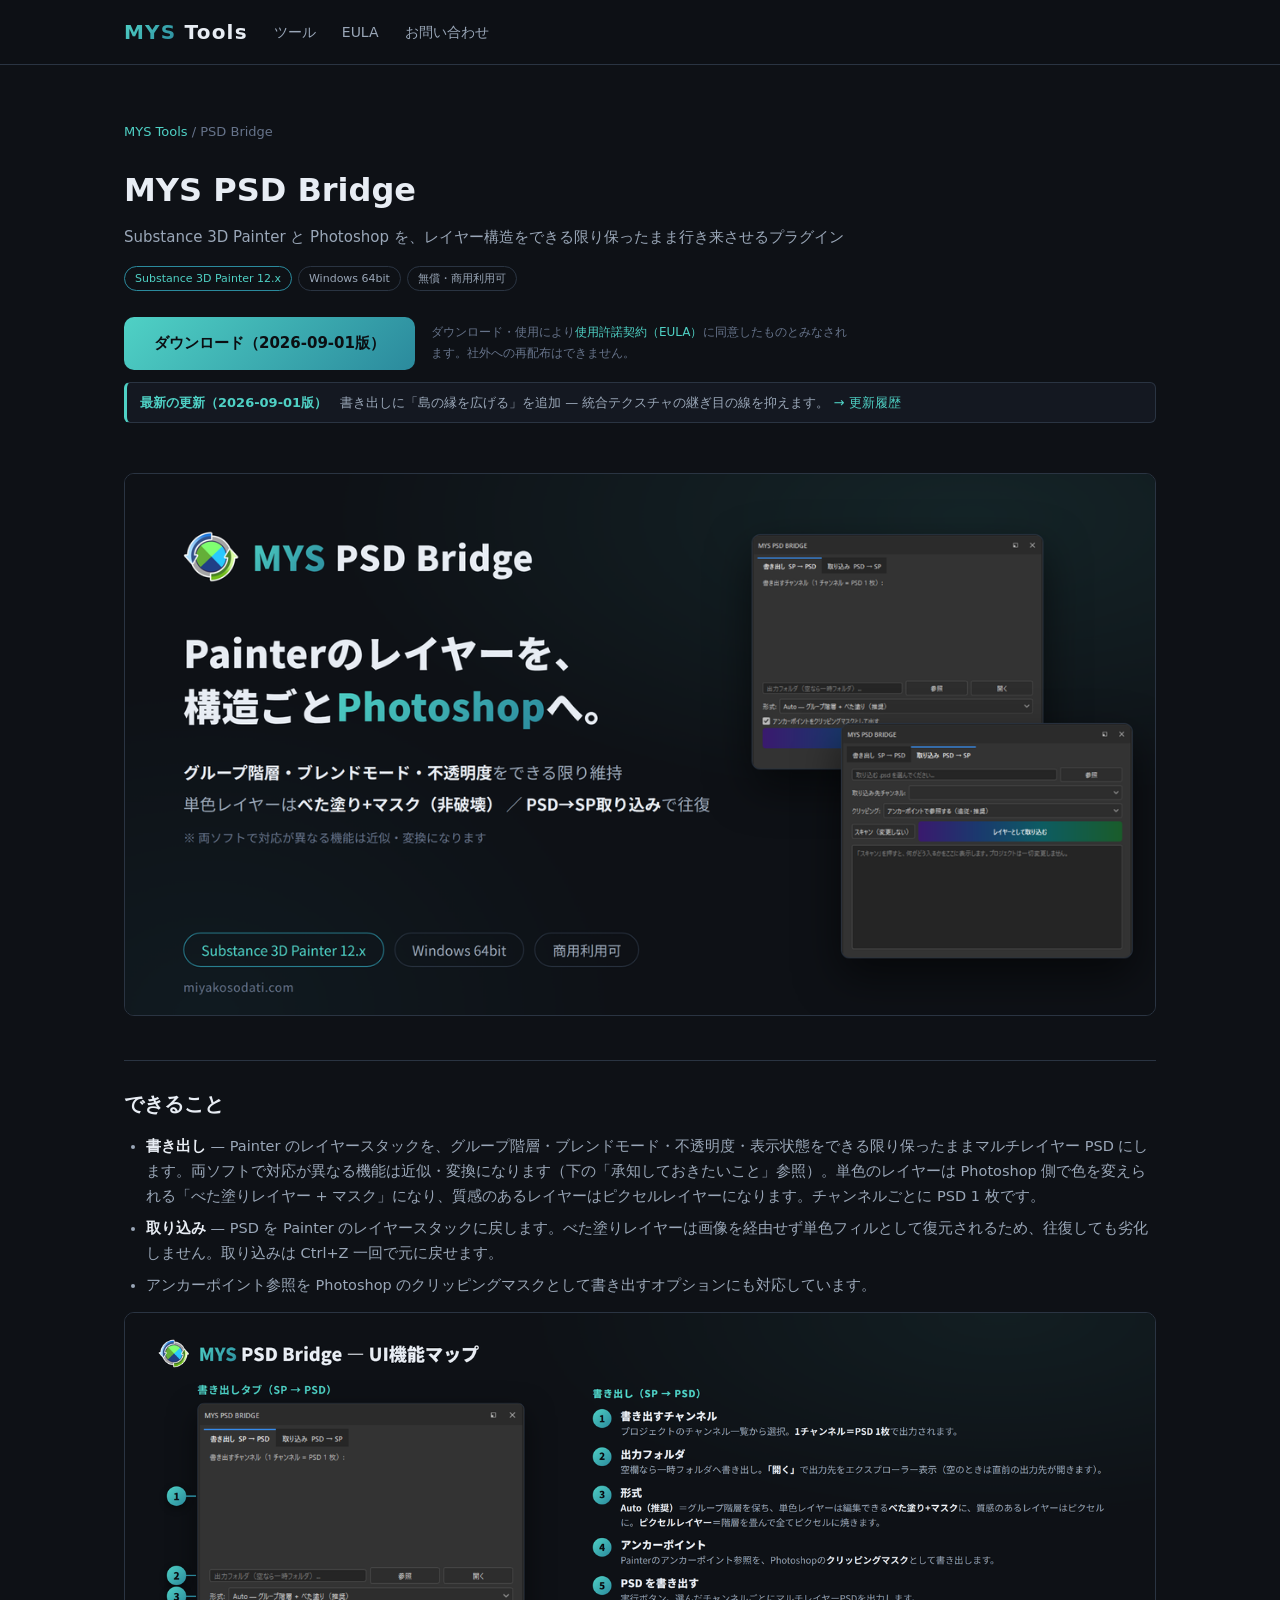
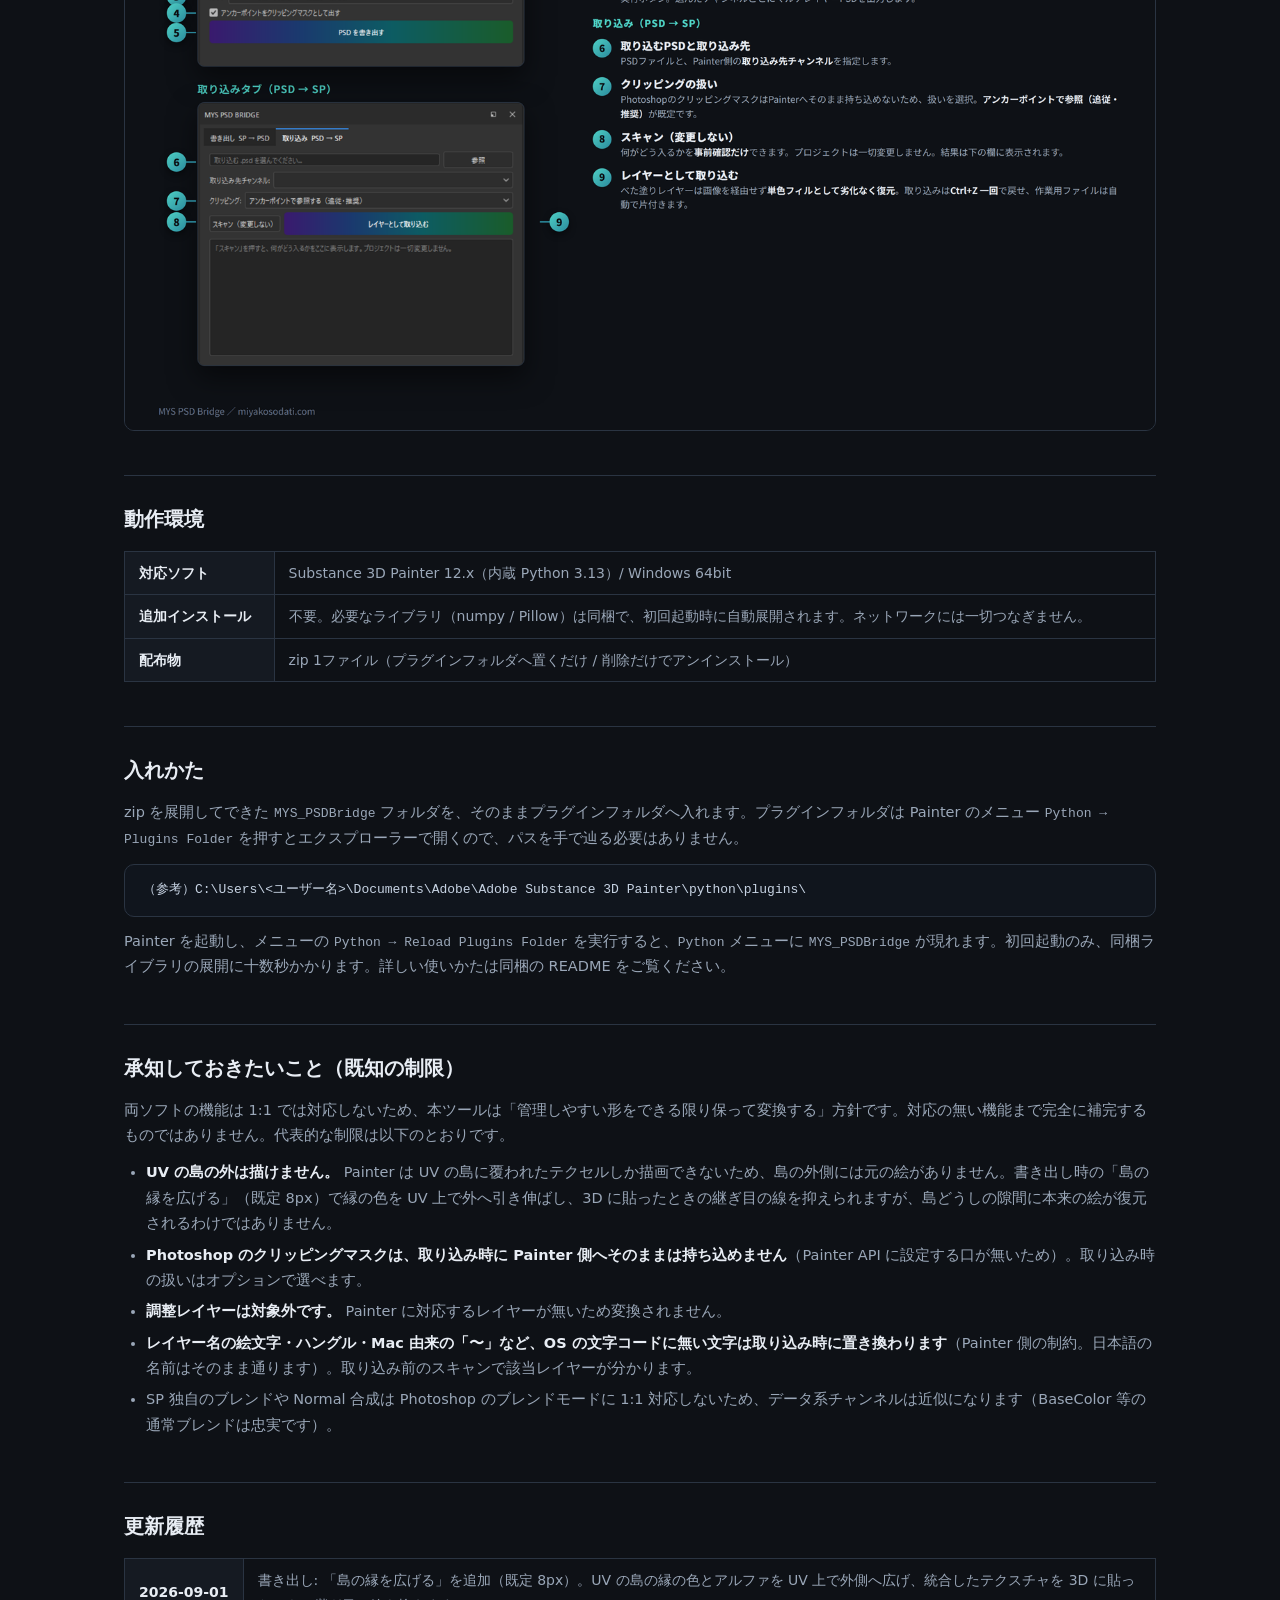
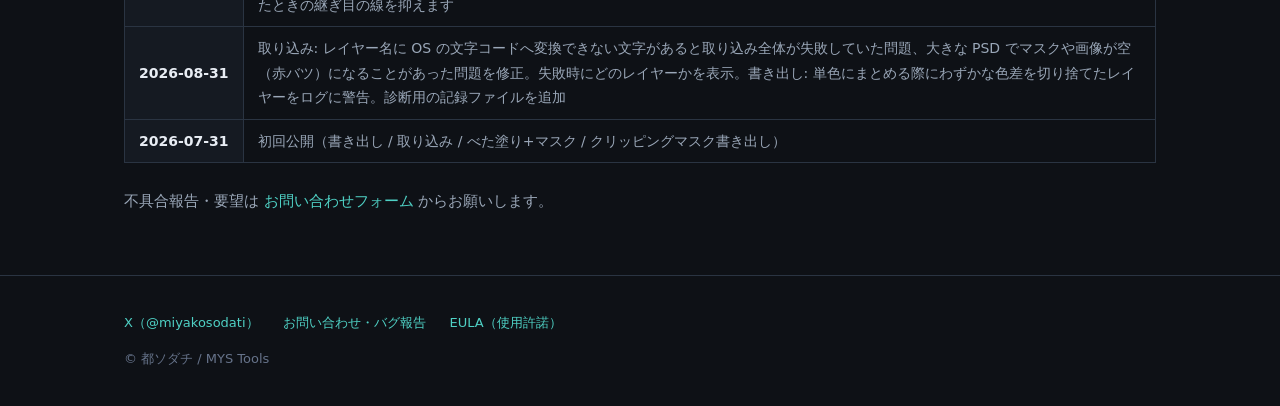
<file: tools/psd-bridge/index.html>
<!DOCTYPE html>
<html lang="ja">
<head>
<meta charset="UTF-8">
<meta name="viewport" content="width=device-width, initial-scale=1.0">
<title>MYS PSD Bridge — Substance Painter ⇄ Photoshop レイヤー変換 | MYS Tools</title>
<meta name="description" content="Substance 3D Painter のレイヤースタックを、構造をできる限り保ったままマルチレイヤーPSDへ書き出し、PSDからの取り込みにも対応する無償プラグイン。商用利用可。">
<meta property="og:title" content="MYS PSD Bridge — Painterのレイヤーを、構造ごとPhotoshopへ。">
<meta property="og:description" content="グループ階層・ブレンドモード・不透明度をできる限り保ってマルチレイヤーPSDへ。単色レイヤーはべた塗り+マスク(非破壊)、PSD→SP取り込みで往復対応。無償・商用利用可。">
<meta property="og:url" content="https://miyakosodati.com/tools/psd-bridge/">
<meta property="og:image" content="https://miyakosodati.com/assets/img/psd-bridge/summary.png">
<meta name="twitter:card" content="summary_large_image">
<link rel="stylesheet" href="/assets/site.css">
<!-- Cloudflare Web Analytics --><script type='module' src='https://static.cloudflareinsights.com/beacon.min.js' data-cf-beacon='{"token": "b096f287224a4452a22c2d17e1492876"}'></script><!-- End Cloudflare Web Analytics -->
</head>
<body>

<header class="site">
  <div class="wrap nav">
    <a class="logo" href="/"><span>MYS</span> Tools</a>
    <a class="item" href="/#tools">ツール</a>
    <a class="item" href="/eula/">EULA</a>
    <a class="item" href="/contact/">お問い合わせ</a>
  </div>
</header>

<div class="wrap tool-body">

  <div class="tool-head">
    <div class="crumb"><a href="/">MYS Tools</a> / PSD Bridge</div>
    <h1>MYS PSD Bridge</h1>
    <div class="tag">Substance 3D Painter と Photoshop を、レイヤー構造をできる限り保ったまま行き来させるプラグイン</div>
    <div class="badges">
      <span class="bd dcc">Substance 3D Painter 12.x</span>
      <span class="bd">Windows 64bit</span>
      <span class="bd">無償・商用利用可</span>
    </div>
    <div class="dl-row">
      <a class="dl-btn" href="https://github.com/miyakosodati/miyakosodati.github.io/releases/download/psdbridge-2026-09-01/MYS_PSDBridge_2026-09-01.zip">ダウンロード（2026-09-01版）</a>
      <div class="dl-note">ダウンロード・使用により<a href="/eula/">使用許諾契約（EULA）</a>に同意したものとみなされます。社外への再配布はできません。</div>
    </div>
    <div style="margin-top:12px;font-size:13px;color:var(--tx2);border:1px solid #2a3442;border-left:3px solid #4fd1c5;border-radius:6px;background:rgba(26,33,44,.5);padding:9px 13px;line-height:1.65"><strong style="color:#4fd1c5">最新の更新（2026-09-01版）</strong>　書き出しに「島の縁を広げる」を追加 — 統合テクスチャの継ぎ目の線を抑えます。 <a href="#history">→ 更新履歴</a></div>
  </div>

  <img class="figure" src="/assets/img/psd-bridge/summary.png" alt="MYS PSD Bridge — Painterのレイヤーを、構造ごとPhotoshopへ。">

  <h2 class="sec">できること</h2>
  <ul>
    <li><strong>書き出し</strong> — Painter のレイヤースタックを、グループ階層・ブレンドモード・不透明度・表示状態をできる限り保ったままマルチレイヤー PSD にします。両ソフトで対応が異なる機能は近似・変換になります（下の「承知しておきたいこと」参照）。単色のレイヤーは Photoshop 側で色を変えられる「べた塗りレイヤー + マスク」になり、質感のあるレイヤーはピクセルレイヤーになります。チャンネルごとに PSD 1 枚です。</li>
    <li><strong>取り込み</strong> — PSD を Painter のレイヤースタックに戻します。べた塗りレイヤーは画像を経由せず単色フィルとして復元されるため、往復しても劣化しません。取り込みは Ctrl+Z 一回で元に戻せます。</li>
    <li>アンカーポイント参照を Photoshop のクリッピングマスクとして書き出すオプションにも対応しています。</li>
  </ul>

  <img class="figure" src="/assets/img/psd-bridge/uimap.png" alt="MYS PSD Bridge UI機能マップ — 書き出し/取り込みタブの各機能">
  <!-- 操作GIFができたらこの下に追加: <img class="figure" src="/assets/img/psd-bridge/gif-1.gif" alt=""> -->

  <h2 class="sec">動作環境</h2>
  <table class="spec">
    <tr><th>対応ソフト</th><td>Substance 3D Painter 12.x（内蔵 Python 3.13）/ Windows 64bit</td></tr>
    <tr><th>追加インストール</th><td>不要。必要なライブラリ（numpy / Pillow）は同梱で、初回起動時に自動展開されます。ネットワークには一切つなぎません。</td></tr>
    <tr><th>配布物</th><td>zip 1ファイル（プラグインフォルダへ置くだけ / 削除だけでアンインストール）</td></tr>
  </table>

  <h2 class="sec">入れかた</h2>
  <p>zip を展開してできた <code>MYS_PSDBridge</code> フォルダを、そのままプラグインフォルダへ入れます。プラグインフォルダは Painter のメニュー <code>Python → Plugins Folder</code> を押すとエクスプローラーで開くので、パスを手で辿る必要はありません。</p>
  <pre>（参考）C:\Users\&lt;ユーザー名&gt;\Documents\Adobe\Adobe Substance 3D Painter\python\plugins\</pre>
  <p>Painter を起動し、メニューの <code>Python → Reload Plugins Folder</code> を実行すると、<code>Python</code> メニューに <code>MYS_PSDBridge</code> が現れます。初回起動のみ、同梱ライブラリの展開に十数秒かかります。詳しい使いかたは同梱の README をご覧ください。</p>

  <h2 class="sec">承知しておきたいこと（既知の制限）</h2>
  <p>両ソフトの機能は 1:1 では対応しないため、本ツールは「管理しやすい形をできる限り保って変換する」方針です。対応の無い機能まで完全に補完するものではありません。代表的な制限は以下のとおりです。</p>
  <ul>
    <li><strong>UV の島の外は描けません。</strong> Painter は UV の島に覆われたテクセルしか描画できないため、島の外側には元の絵がありません。書き出し時の「島の縁を広げる」（既定 8px）で縁の色を UV 上で外へ引き伸ばし、3D に貼ったときの継ぎ目の線を抑えられますが、島どうしの隙間に本来の絵が復元されるわけではありません。</li>
    <li><strong>Photoshop のクリッピングマスクは、取り込み時に Painter 側へそのままは持ち込めません</strong>（Painter API に設定する口が無いため）。取り込み時の扱いはオプションで選べます。</li>
    <li><strong>調整レイヤーは対象外です。</strong> Painter に対応するレイヤーが無いため変換されません。</li>
    <li><strong>レイヤー名の絵文字・ハングル・Mac 由来の「〜」など、OS の文字コードに無い文字は取り込み時に置き換わります</strong>（Painter 側の制約。日本語の名前はそのまま通ります）。取り込み前のスキャンで該当レイヤーが分かります。</li>
    <li>SP 独自のブレンドや Normal 合成は Photoshop のブレンドモードに 1:1 対応しないため、データ系チャンネルは近似になります（BaseColor 等の通常ブレンドは忠実です）。</li>
  </ul>

  <h2 class="sec" id="history">更新履歴</h2>
  <table class="spec">
    <tr><th>2026-09-01</th><td>書き出し: 「島の縁を広げる」を追加（既定 8px）。UV の島の縁の色とアルファを UV 上で外側へ広げ、統合したテクスチャを 3D に貼ったときの継ぎ目の線を抑えます</td></tr>
    <tr><th>2026-08-31</th><td>取り込み: レイヤー名に OS の文字コードへ変換できない文字があると取り込み全体が失敗していた問題、大きな PSD でマスクや画像が空（赤バツ）になることがあった問題を修正。失敗時にどのレイヤーかを表示。書き出し: 単色にまとめる際にわずかな色差を切り捨てたレイヤーをログに警告。診断用の記録ファイルを追加</td></tr>
    <tr><th>2026-07-31</th><td>初回公開（書き出し / 取り込み / べた塗り+マスク / クリッピングマスク書き出し）</td></tr>
  </table>

  <p style="margin-top:26px">不具合報告・要望は <a href="/contact/">お問い合わせフォーム</a> からお願いします。</p>
</div>

<footer class="site">
  <div class="wrap">
    <div class="fl">
      <a href="https://x.com/miyakosodati">X（@miyakosodati）</a>
      <a href="/contact/">お問い合わせ・バグ報告</a>
      <a href="/eula/">EULA（使用許諾）</a>
    </div>
    © 都ソダチ / MYS Tools
  </div>
</footer>

</body>
</html>
</file>
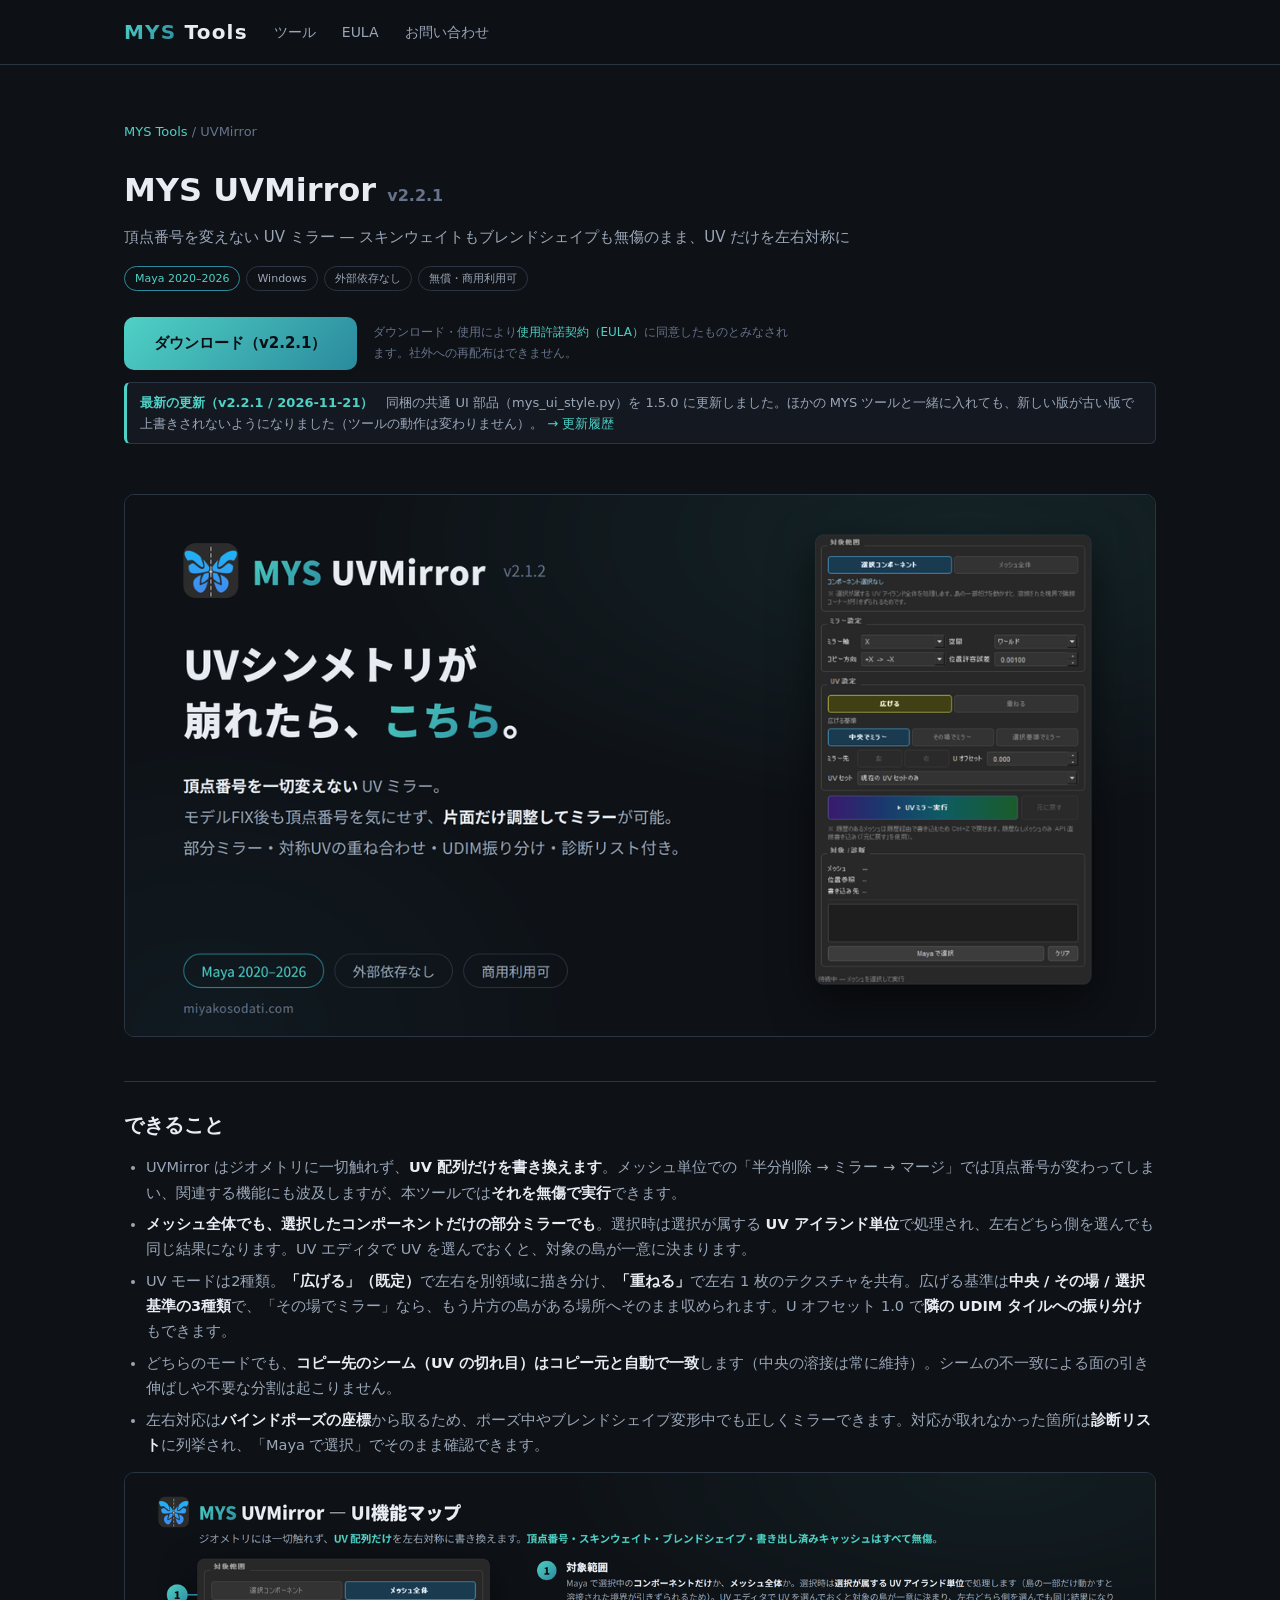
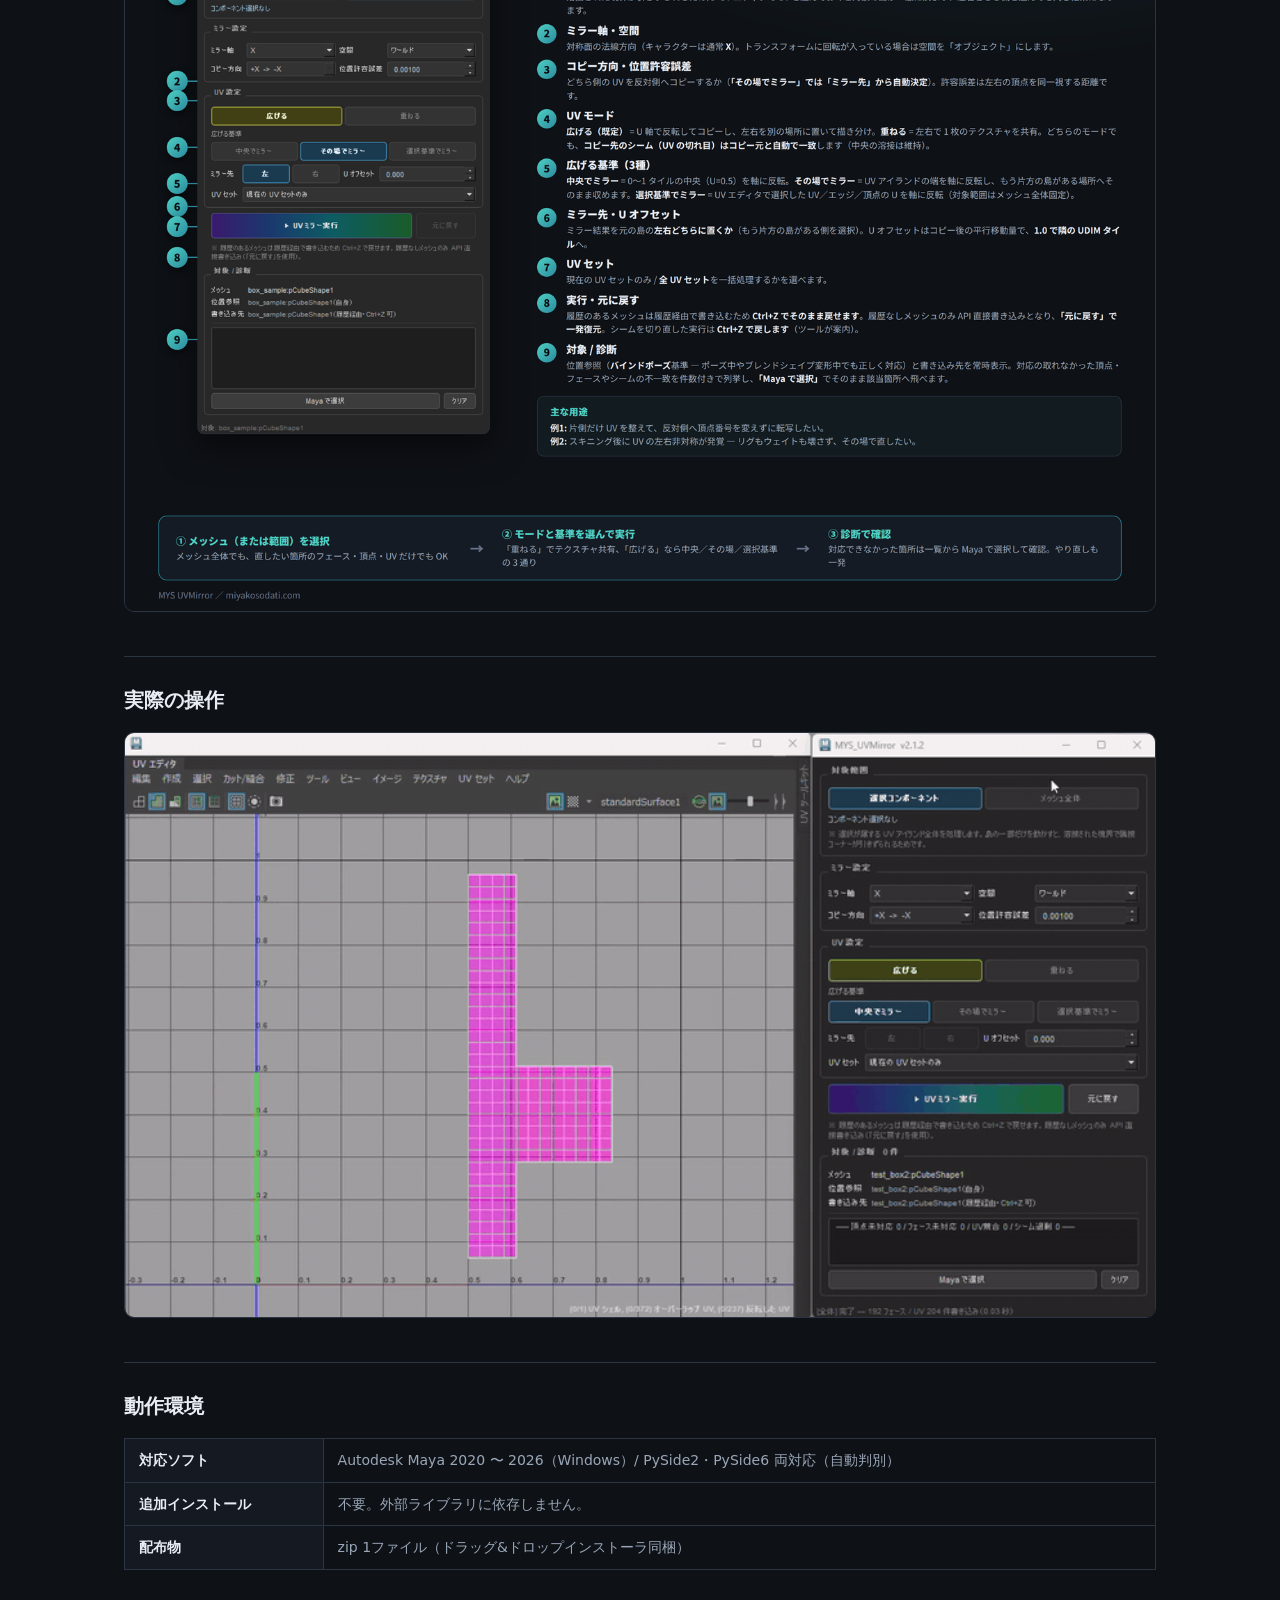
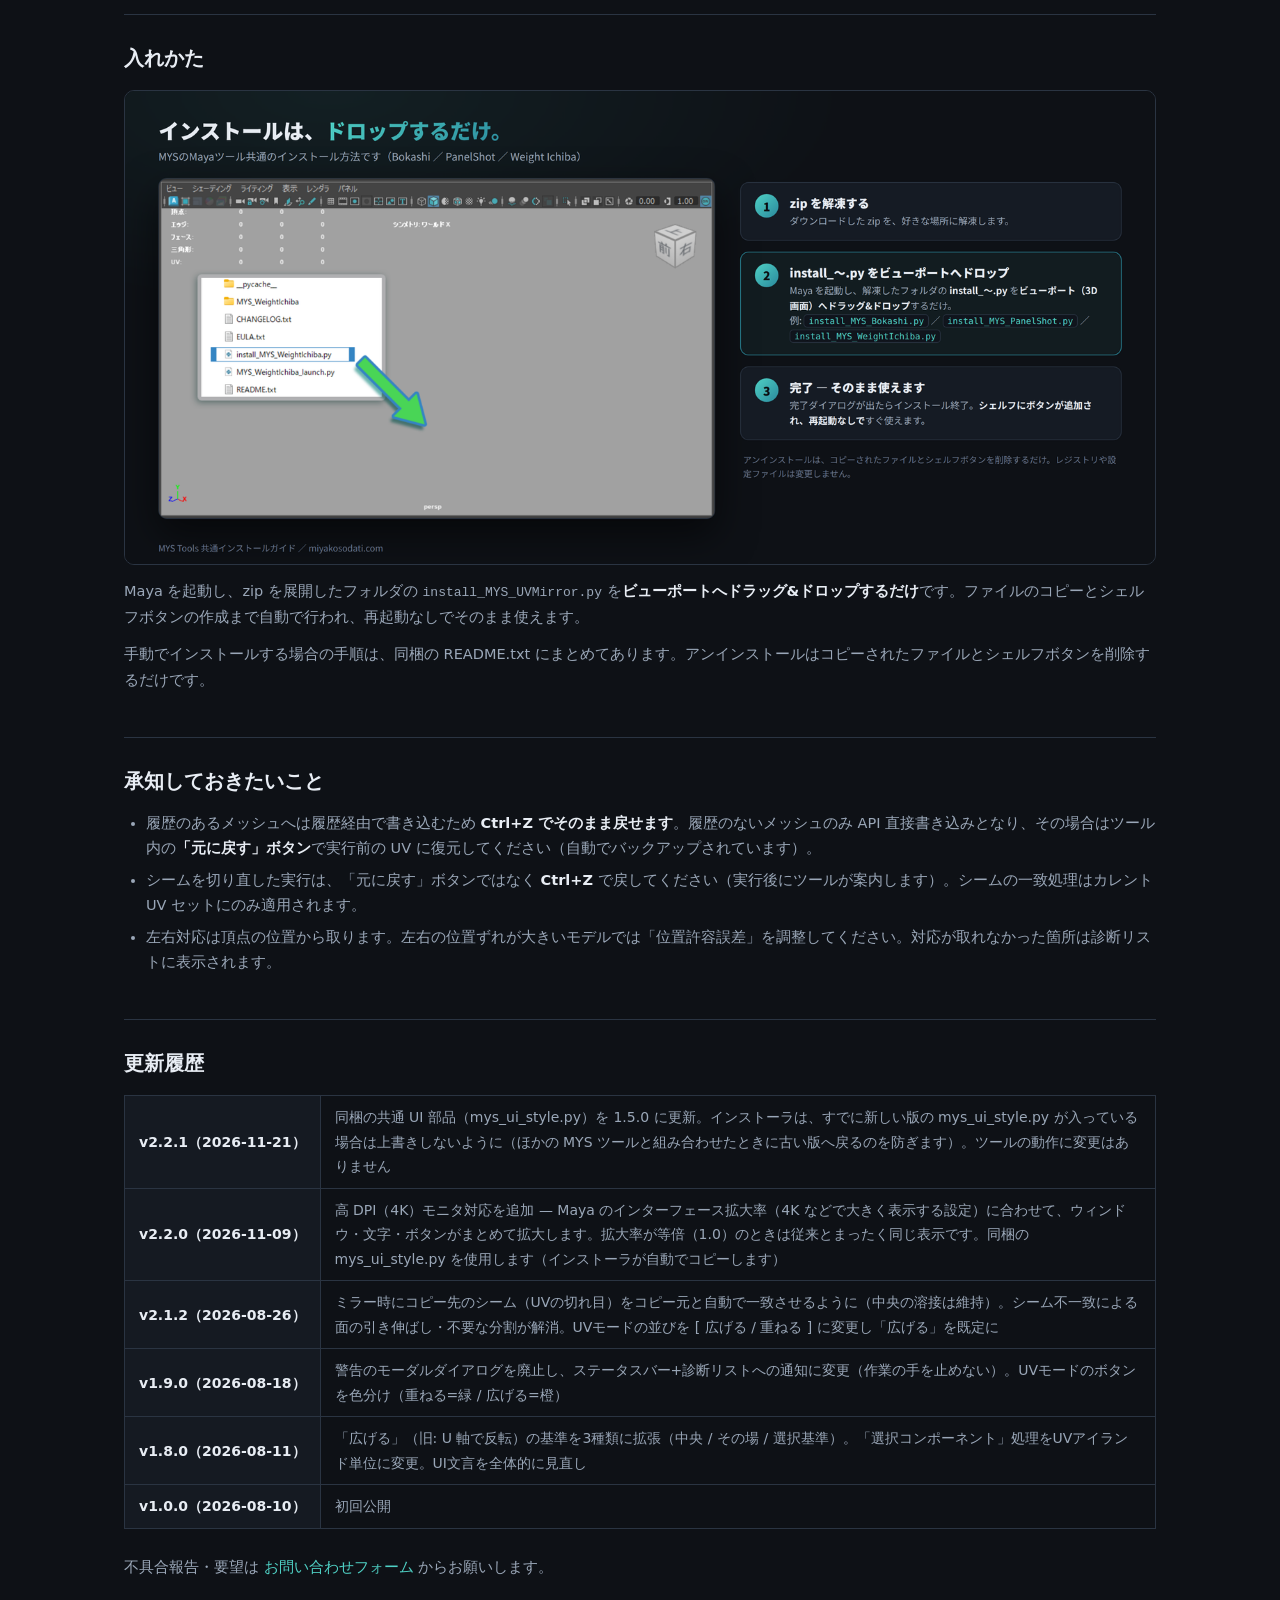
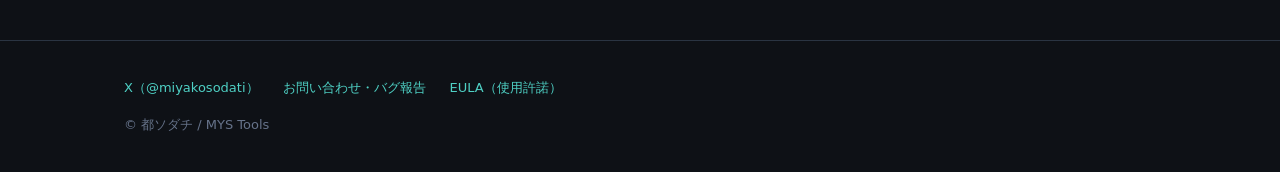
<file: tools/uvmirror/index.html>
<!DOCTYPE html>
<html lang="ja">
<head>
<meta charset="UTF-8">
<meta name="viewport" content="width=device-width, initial-scale=1.0">
<title>MYS UVMirror — 頂点番号を変えないUVミラー | MYS Tools</title>
<meta name="description" content="頂点番号を一切変えずにUVだけを左右対称にミラーするMaya用無償ツール。スキンウェイト・ブレンドシェイプ・キャッシュは無傷。部分ミラー・UDIM振り分け・診断リスト付き、商用利用可。">
<meta property="og:title" content="MYS UVMirror — UVシンメトリが崩れたら、こちら。">
<meta property="og:description" content="頂点番号を一切変えないUVミラー。モデルFIX後も頂点番号を気にせず、片面だけ調整してミラーが可能。部分ミラー・対称UVの重ね合わせ・UDIM振り分け・診断リスト付き。Maya 2020–2026対応の無償ツール。">
<meta property="og:url" content="https://miyakosodati.com/tools/uvmirror/">
<meta property="og:image" content="https://miyakosodati.com/assets/img/uvmirror/summary.png">
<meta name="twitter:card" content="summary_large_image">
<link rel="stylesheet" href="/assets/site.css">
<!-- Cloudflare Web Analytics --><script type='module' src='https://static.cloudflareinsights.com/beacon.min.js' data-cf-beacon='{"token": "b096f287224a4452a22c2d17e1492876"}'></script><!-- End Cloudflare Web Analytics -->
</head>
<body>

<header class="site">
  <div class="wrap nav">
    <a class="logo" href="/"><span>MYS</span> Tools</a>
    <a class="item" href="/#tools">ツール</a>
    <a class="item" href="/eula/">EULA</a>
    <a class="item" href="/contact/">お問い合わせ</a>
  </div>
</header>

<div class="wrap tool-body">

  <div class="tool-head">
    <div class="crumb"><a href="/">MYS Tools</a> / UVMirror</div>
    <h1>MYS UVMirror <span style="font-size:16px;color:var(--tx3)">v2.2.1</span></h1>
    <div class="tag">頂点番号を変えない UV ミラー — スキンウェイトもブレンドシェイプも無傷のまま、UV だけを左右対称に</div>
    <div class="badges">
      <span class="bd dcc">Maya 2020–2026</span>
      <span class="bd">Windows</span>
      <span class="bd">外部依存なし</span>
      <span class="bd">無償・商用利用可</span>
    </div>
    <div class="dl-row">
      <a class="dl-btn" href="https://github.com/miyakosodati/miyakosodati.github.io/releases/download/uvmirror-v2.2.1/MYS_UVMirror_v2.2.1.zip">ダウンロード（v2.2.1）</a>
      <div class="dl-note">ダウンロード・使用により<a href="/eula/">使用許諾契約（EULA）</a>に同意したものとみなされます。社外への再配布はできません。</div>
    </div>
    <div style="margin-top:12px;font-size:13px;color:var(--tx2);border:1px solid #2a3442;border-left:3px solid #4fd1c5;border-radius:6px;background:rgba(26,33,44,.5);padding:9px 13px;line-height:1.65"><strong style="color:#4fd1c5">最新の更新（v2.2.1 / 2026-11-21）</strong>　同梱の共通 UI 部品（mys_ui_style.py）を 1.5.0 に更新しました。ほかの MYS ツールと一緒に入れても、新しい版が古い版で上書きされないようになりました（ツールの動作は変わりません）。 <a href="#history">→ 更新履歴</a></div>
  </div>

  <img class="figure" src="/assets/img/uvmirror/summary.png" alt="MYS UVMirror — UVシンメトリが崩れたら、こちら。">

  <h2 class="sec">できること</h2>
  <ul>
    <li>UVMirror はジオメトリに一切触れず、<strong>UV 配列だけを書き換えます</strong>。メッシュ単位での「半分削除 → ミラー → マージ」では頂点番号が変わってしまい、関連する機能にも波及しますが、本ツールでは<strong>それを無傷で実行</strong>できます。</li>
    <li><strong>メッシュ全体でも、選択したコンポーネントだけの部分ミラーでも</strong>。選択時は選択が属する <strong>UV アイランド単位</strong>で処理され、左右どちら側を選んでも同じ結果になります。UV エディタで UV を選んでおくと、対象の島が一意に決まります。</li>
    <li>UV モードは2種類。<strong>「広げる」（既定）</strong>で左右を別領域に描き分け、<strong>「重ねる」</strong>で左右 1 枚のテクスチャを共有。広げる基準は<strong>中央 / その場 / 選択基準の3種類</strong>で、「その場でミラー」なら、もう片方の島がある場所へそのまま収められます。U オフセット 1.0 で<strong>隣の UDIM タイルへの振り分け</strong>もできます。</li>
    <li>どちらのモードでも、<strong>コピー先のシーム（UV の切れ目）はコピー元と自動で一致</strong>します（中央の溶接は常に維持）。シームの不一致による面の引き伸ばしや不要な分割は起こりません。</li>
    <li>左右対応は<strong>バインドポーズの座標</strong>から取るため、ポーズ中やブレンドシェイプ変形中でも正しくミラーできます。対応が取れなかった箇所は<strong>診断リスト</strong>に列挙され、「Maya で選択」でそのまま確認できます。</li>
  </ul>

  <img class="figure" src="/assets/img/uvmirror/uimap.png" alt="MYS UVMirror UI機能マップ — 各セクションの役割">
  <h2 class="sec">実際の操作</h2>
  <img class="figure" src="/assets/img/uvmirror/gif-1.gif" alt="MYS UVMirror 操作デモ — 「広げる」「重ねる」両モードでUVを左右対称化し、診断0件で完了するまで">

  <h2 class="sec">動作環境</h2>
  <table class="spec">
    <tr><th>対応ソフト</th><td>Autodesk Maya 2020 〜 2026（Windows）/ PySide2・PySide6 両対応（自動判別）</td></tr>
    <tr><th>追加インストール</th><td>不要。外部ライブラリに依存しません。</td></tr>
    <tr><th>配布物</th><td>zip 1ファイル（ドラッグ&ドロップインストーラ同梱）</td></tr>
  </table>

  <h2 class="sec">入れかた</h2>
  <img class="figure" src="/assets/img/common/install-guide.png" alt="MYS Mayaツール共通インストールガイド — install_～.py をビューポートへドラッグ&amp;ドロップするだけ">
  <p>Maya を起動し、zip を展開したフォルダの <code>install_MYS_UVMirror.py</code> を<strong>ビューポートへドラッグ&amp;ドロップするだけ</strong>です。ファイルのコピーとシェルフボタンの作成まで自動で行われ、再起動なしでそのまま使えます。</p>
  <p>手動でインストールする場合の手順は、同梱の README.txt にまとめてあります。アンインストールはコピーされたファイルとシェルフボタンを削除するだけです。</p>

  <h2 class="sec">承知しておきたいこと</h2>
  <ul>
    <li>履歴のあるメッシュへは履歴経由で書き込むため <strong>Ctrl+Z でそのまま戻せます</strong>。履歴のないメッシュのみ API 直接書き込みとなり、その場合はツール内の<strong>「元に戻す」ボタン</strong>で実行前の UV に復元してください（自動でバックアップされています）。</li>
    <li>シームを切り直した実行は、「元に戻す」ボタンではなく <strong>Ctrl+Z</strong> で戻してください（実行後にツールが案内します）。シームの一致処理はカレント UV セットにのみ適用されます。</li>
    <li>左右対応は頂点の位置から取ります。左右の位置ずれが大きいモデルでは「位置許容誤差」を調整してください。対応が取れなかった箇所は診断リストに表示されます。</li>
  </ul>

  <h2 class="sec" id="history">更新履歴</h2>
  <table class="spec">
    <tr><th>v2.2.1（2026-11-21）</th><td>同梱の共通 UI 部品（mys_ui_style.py）を 1.5.0 に更新。インストーラは、すでに新しい版の mys_ui_style.py が入っている場合は上書きしないように（ほかの MYS ツールと組み合わせたときに古い版へ戻るのを防ぎます）。ツールの動作に変更はありません</td></tr>
    <tr><th>v2.2.0（2026-11-09）</th><td>高 DPI（4K）モニタ対応を追加 — Maya のインターフェース拡大率（4K などで大きく表示する設定）に合わせて、ウィンドウ・文字・ボタンがまとめて拡大します。拡大率が等倍（1.0）のときは従来とまったく同じ表示です。同梱の mys_ui_style.py を使用します（インストーラが自動でコピーします）</td></tr>
    <tr><th>v2.1.2（2026-08-26）</th><td>ミラー時にコピー先のシーム（UVの切れ目）をコピー元と自動で一致させるように（中央の溶接は維持）。シーム不一致による面の引き伸ばし・不要な分割が解消。UVモードの並びを [ 広げる / 重ねる ] に変更し「広げる」を既定に</td></tr>
    <tr><th>v1.9.0（2026-08-18）</th><td>警告のモーダルダイアログを廃止し、ステータスバー+診断リストへの通知に変更（作業の手を止めない）。UVモードのボタンを色分け（重ねる=緑 / 広げる=橙）</td></tr>
    <tr><th>v1.8.0（2026-08-11）</th><td>「広げる」（旧: U 軸で反転）の基準を3種類に拡張（中央 / その場 / 選択基準）。「選択コンポーネント」処理をUVアイランド単位に変更。UI文言を全体的に見直し</td></tr>
    <tr><th>v1.0.0（2026-08-10）</th><td>初回公開</td></tr>
  </table>

  <p style="margin-top:26px">不具合報告・要望は <a href="/contact/">お問い合わせフォーム</a> からお願いします。</p>
</div>

<footer class="site">
  <div class="wrap">
    <div class="fl">
      <a href="https://x.com/miyakosodati">X（@miyakosodati）</a>
      <a href="/contact/">お問い合わせ・バグ報告</a>
      <a href="/eula/">EULA（使用許諾）</a>
    </div>
    © 都ソダチ / MYS Tools
  </div>
</footer>

</body>
</html>
</file>
<file: assets/site.css>
/* MYS Tools — miyakosodati.com 共有スタイル
   アクセントカラーは仮(--ac/--ac2)。MYS実行ボタンのグラデ正本から差し替え可 */
:root{
  --bg:#0e1116; --bg2:#151a22; --card:#1a212c; --line:#2a3442;
  --tx:#e8edf4; --tx2:#9aa7b8; --tx3:#66738a;
  --ac:#4fd1c5; --ac2:#2b8a9d;
  --warn:#e0b354;
}
*{margin:0;padding:0;box-sizing:border-box}
body{background:var(--bg);color:var(--tx);
  font-family:"Hiragino Kaku Gothic ProN","Yu Gothic UI","Meiryo",system-ui,sans-serif;
  line-height:1.75}
a{color:var(--ac);text-decoration:none}
a:hover{text-decoration:underline}
img{max-width:100%;display:block}
.wrap{max-width:1080px;margin:0 auto;padding:0 24px}

/* header */
header.site{border-bottom:1px solid var(--line);background:rgba(14,17,22,.92);
  position:sticky;top:0;backdrop-filter:blur(8px);z-index:9}
.nav{display:flex;align-items:center;gap:26px;height:64px}
.logo{font-weight:800;font-size:20px;letter-spacing:.06em;color:var(--tx)}
.logo:hover{text-decoration:none}
.logo span{background:linear-gradient(135deg,var(--ac),var(--ac2));
  -webkit-background-clip:text;background-clip:text;color:transparent}
.nav a.item{color:var(--tx2);font-size:14px}
.nav a.item:hover{color:var(--tx);text-decoration:none}

/* hero (top) */
.hero{padding:84px 0 68px;background:
  radial-gradient(700px 300px at 70% 0%, rgba(79,209,197,.08), transparent),var(--bg)}
.hero h1{font-size:38px;font-weight:800;letter-spacing:.02em;line-height:1.35}
.hero h1 .grad{background:linear-gradient(135deg,var(--ac),var(--ac2));
  -webkit-background-clip:text;background-clip:text;color:transparent}
.hero p.lead{margin-top:16px;font-size:16px;color:var(--tx2);max-width:640px}
.hero .by{margin-top:24px;font-size:13px;color:var(--tx3)}

/* sections */
section{padding:60px 0;border-top:1px solid var(--line)}
h2{font-size:23px;font-weight:800;margin-bottom:8px}
.sub{color:var(--tx2);font-size:14px;margin-bottom:30px}

/* tool cards */
.grid{display:grid;grid-template-columns:repeat(auto-fill,minmax(240px,1fr));gap:20px}
.card{background:var(--card);border:1px solid var(--line);border-radius:12px;padding:22px;
  display:flex;flex-direction:column;gap:10px;transition:.15s;position:relative;color:var(--tx)}
.card:hover{border-color:var(--ac2);transform:translateY(-2px);text-decoration:none}
.icon{width:44px;height:44px;border-radius:10px;display:flex;align-items:center;justify-content:center;
  font-size:20px;font-weight:800;color:#0b0e12;background:linear-gradient(135deg,var(--ac),var(--ac2))}
.card h3{font-size:17px}
.card p{font-size:13px;color:var(--tx2);flex:1}
.badges{display:flex;gap:6px;flex-wrap:wrap}
.bd{font-size:11px;border:1px solid var(--line);border-radius:99px;padding:2px 10px;color:var(--tx2)}
.bd.dcc{border-color:var(--ac2);color:var(--ac)}
.st{position:absolute;top:16px;right:16px;font-size:11px;border-radius:99px;padding:3px 10px;font-weight:700}
.st.live{background:rgba(79,209,197,.12);color:var(--ac);border:1px solid var(--ac2)}
.st.soon{background:rgba(224,179,84,.1);color:var(--warn);border:1px solid rgba(224,179,84,.4)}

/* stella */
.stella{background:linear-gradient(160deg,var(--bg2),#101623);border:1px solid var(--line);
  border-radius:16px;padding:40px;display:flex;gap:32px;align-items:center;flex-wrap:wrap}
.stella .txt{flex:1;min-width:260px}
.stella h3{font-size:22px;font-weight:800}
.stella h3 small{display:block;font-size:12px;color:var(--warn);letter-spacing:.2em;margin-bottom:6px}
.stella p{color:var(--tx2);font-size:14px;margin-top:10px}

/* tool page */
.tool-head{padding:56px 0 36px}
.crumb{font-size:13px;color:var(--tx3);margin-bottom:18px}
.tool-head h1{font-size:32px;font-weight:800}
.tool-head .tag{margin-top:6px;color:var(--tx2);font-size:15px}
.tool-head .badges{margin-top:16px}
.dl-row{margin-top:26px;display:flex;gap:16px;align-items:center;flex-wrap:wrap}
.dl-btn{display:inline-block;padding:13px 30px;border-radius:10px;font-weight:800;font-size:15px;
  color:#0b0e12;background:linear-gradient(135deg,var(--ac),var(--ac2));border:none}
.dl-btn:hover{filter:brightness(1.12);text-decoration:none}
.dl-note{font-size:12px;color:var(--tx3);max-width:420px}
.shot{border:1px dashed var(--line);border-radius:10px;background:var(--bg2);
  display:flex;align-items:center;justify-content:center;color:var(--tx3);
  font-size:13px;min-height:220px;margin:14px 0}
h2.sec{font-size:20px;margin-top:44px;margin-bottom:12px;padding-top:26px;border-top:1px solid var(--line)}
.tool-body p{color:var(--tx2);font-size:14.5px;margin-bottom:12px}
.tool-body li{color:var(--tx2);font-size:14.5px;margin:6px 0 6px 22px}
.tool-body strong{color:var(--tx)}
table.spec{border-collapse:collapse;width:100%;margin:14px 0;font-size:14px}
table.spec th,table.spec td{border:1px solid var(--line);padding:9px 14px;text-align:left;color:var(--tx2)}
table.spec th{color:var(--tx);background:var(--bg2);white-space:nowrap}
.notice{background:rgba(224,179,84,.07);border:1px solid rgba(224,179,84,.35);
  border-radius:10px;padding:14px 18px;font-size:13.5px;color:#d9c08a;margin:14px 0}
code,pre{font-family:Consolas,Menlo,monospace;font-size:13px}
pre{background:#10151d;border:1px solid var(--line);border-radius:10px;
  padding:14px 18px;overflow-x:auto;color:#c7d3e3;margin:12px 0}

/* eula / plain doc */
.doc{max-width:820px;margin:0 auto;padding:56px 24px}
.doc h1{font-size:26px;margin-bottom:8px}
.doc .meta{color:var(--tx3);font-size:13px;margin-bottom:30px}
.doc h2{font-size:17px;margin:28px 0 8px}
.doc p,.doc li{color:var(--tx2);font-size:14.5px}
.doc li{margin:4px 0 4px 24px}

/* footer */
footer.site{border-top:1px solid var(--line);padding:36px 0;color:var(--tx3);font-size:13px;margin-top:60px}
.fl{display:flex;gap:24px;flex-wrap:wrap;margin-bottom:14px}

/* 実アイコン(img)用: グラデ背景を消して画像をそのまま表示 */
img.icon{background:none;padding:0;object-fit:contain}
/* 解説画像(サマリー/UI機能マップ等)の共通枠 */
.figure{width:100%;display:block;border:1px solid var(--line);border-radius:10px;margin:14px 0}

/* スマホ幅: ヘッダーのメニューを折り返す / 狭い画面で枠がはみ出さないように (2026-11-24) */
@media (max-width:560px){
  .nav{flex-wrap:wrap;height:auto;min-height:56px;gap:4px 16px;padding-top:10px;padding-bottom:10px}
  .nav .logo{width:100%}
  .stella .txt{min-width:0}
}
</file>
